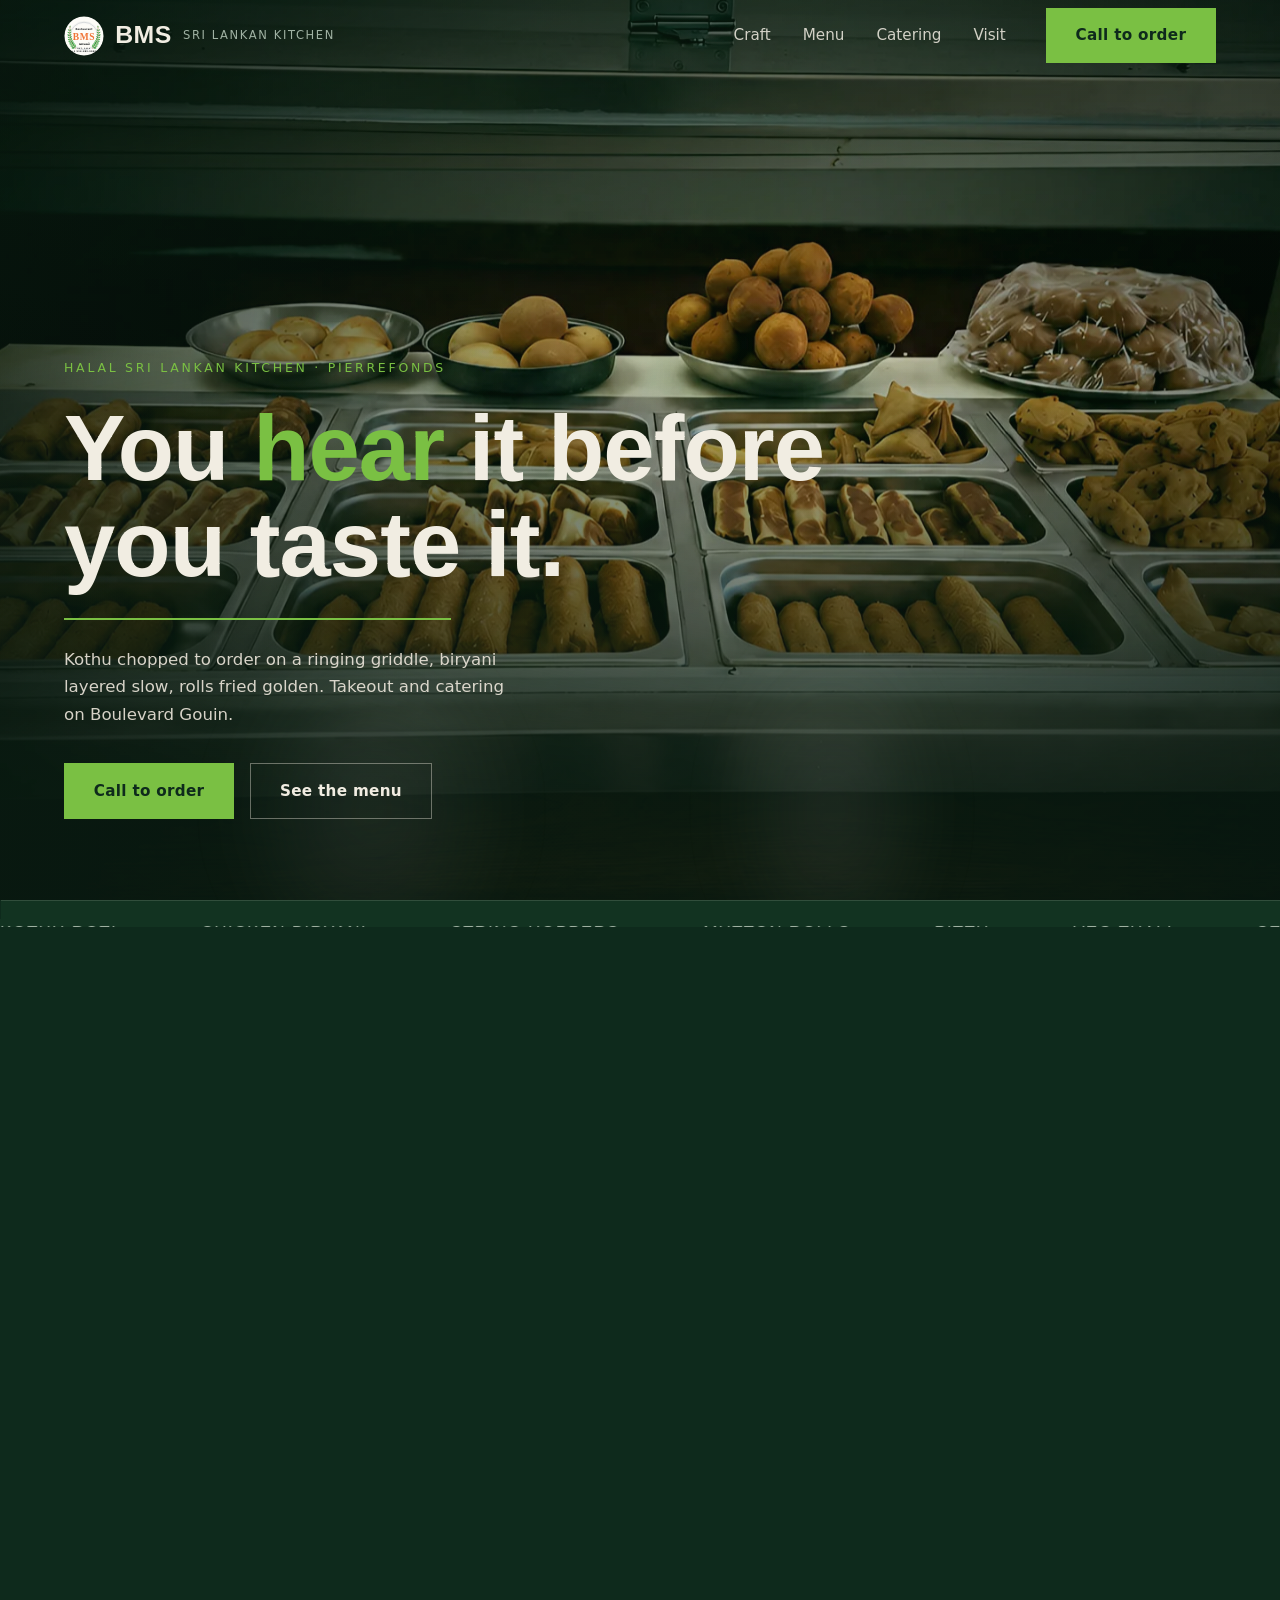
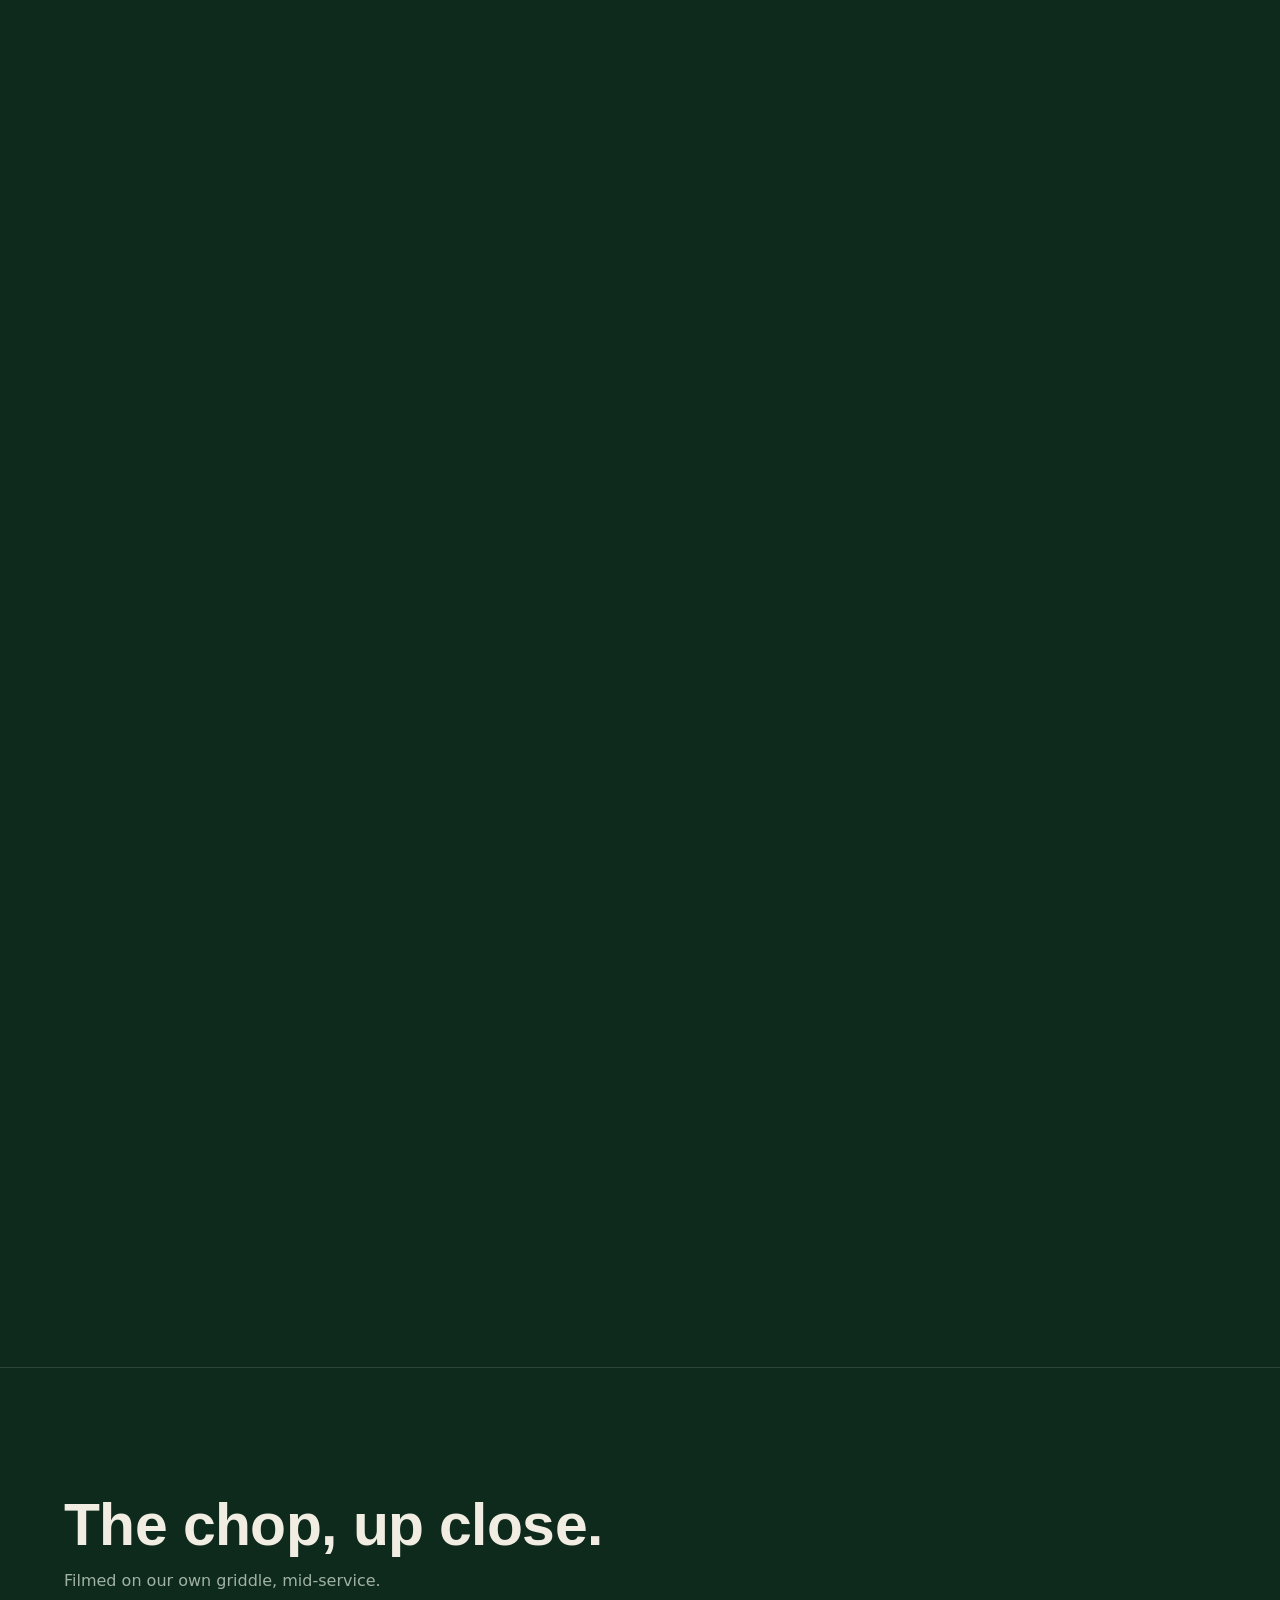
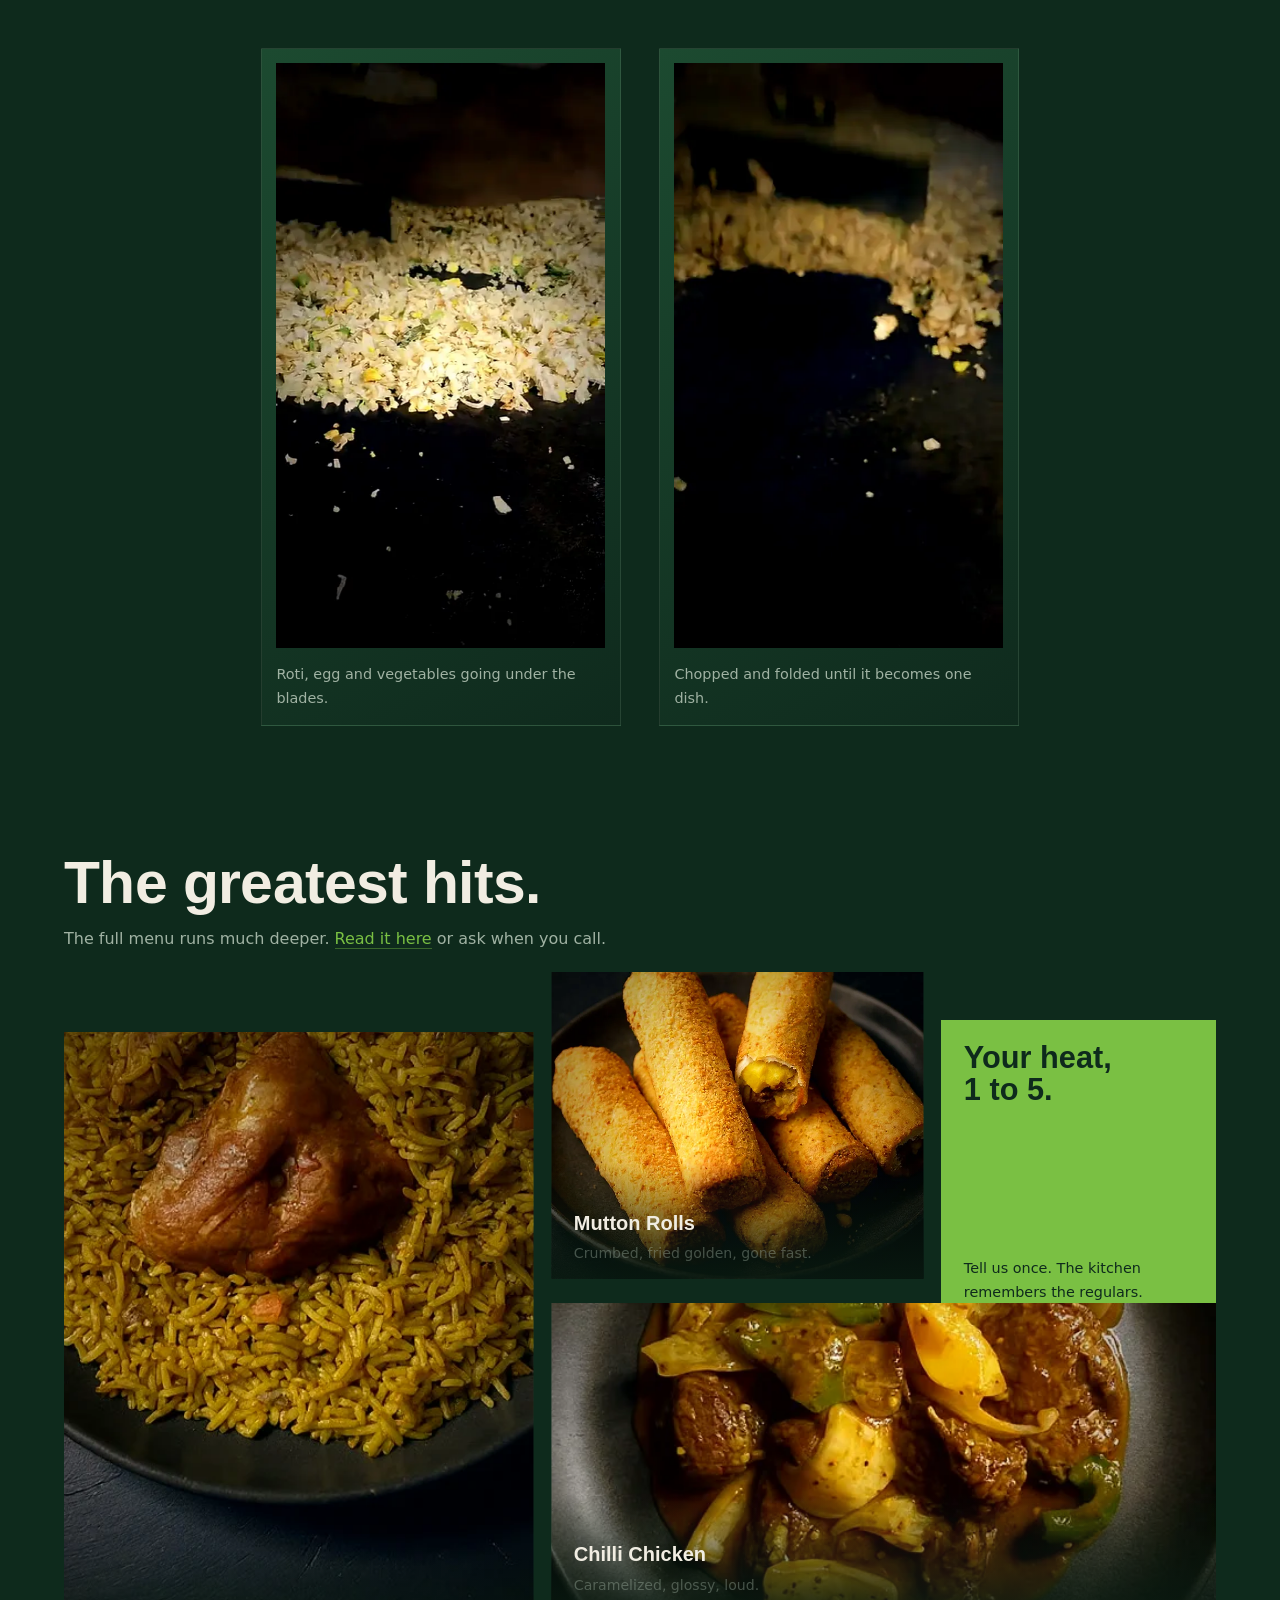
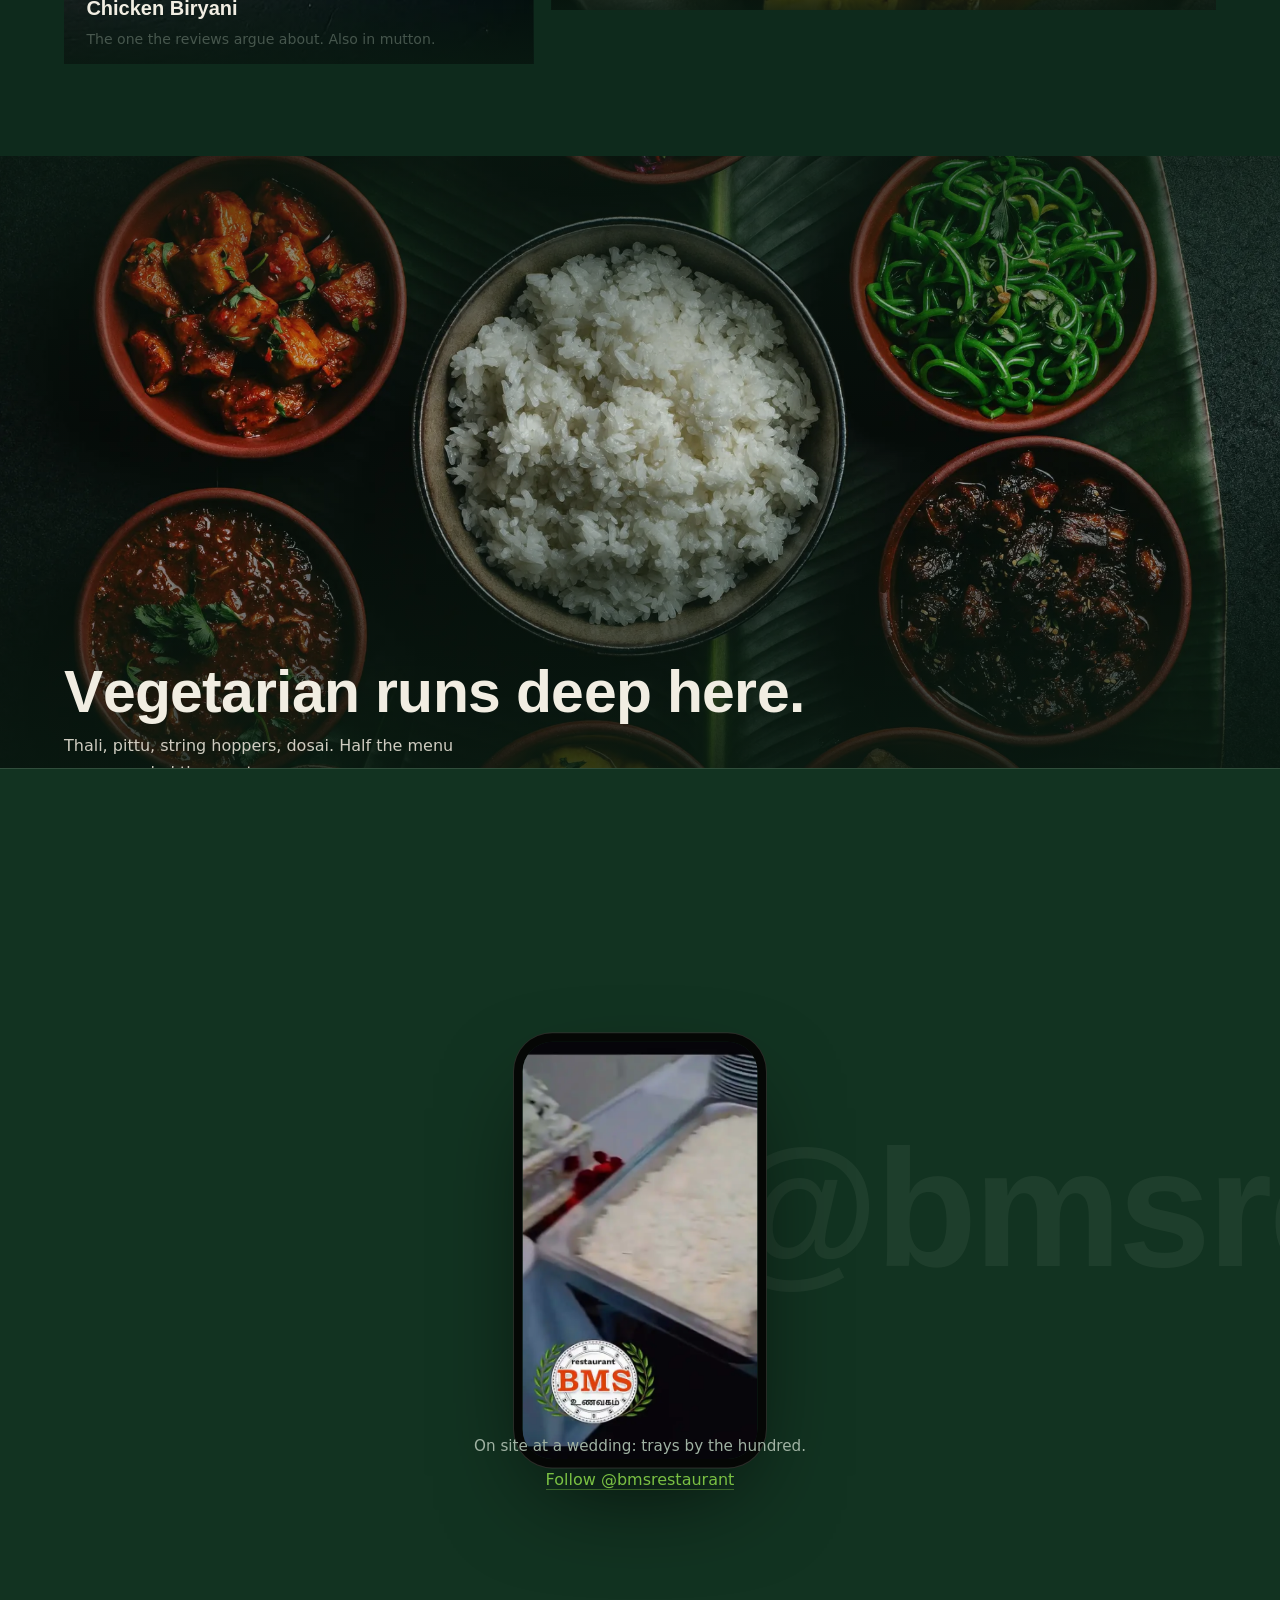
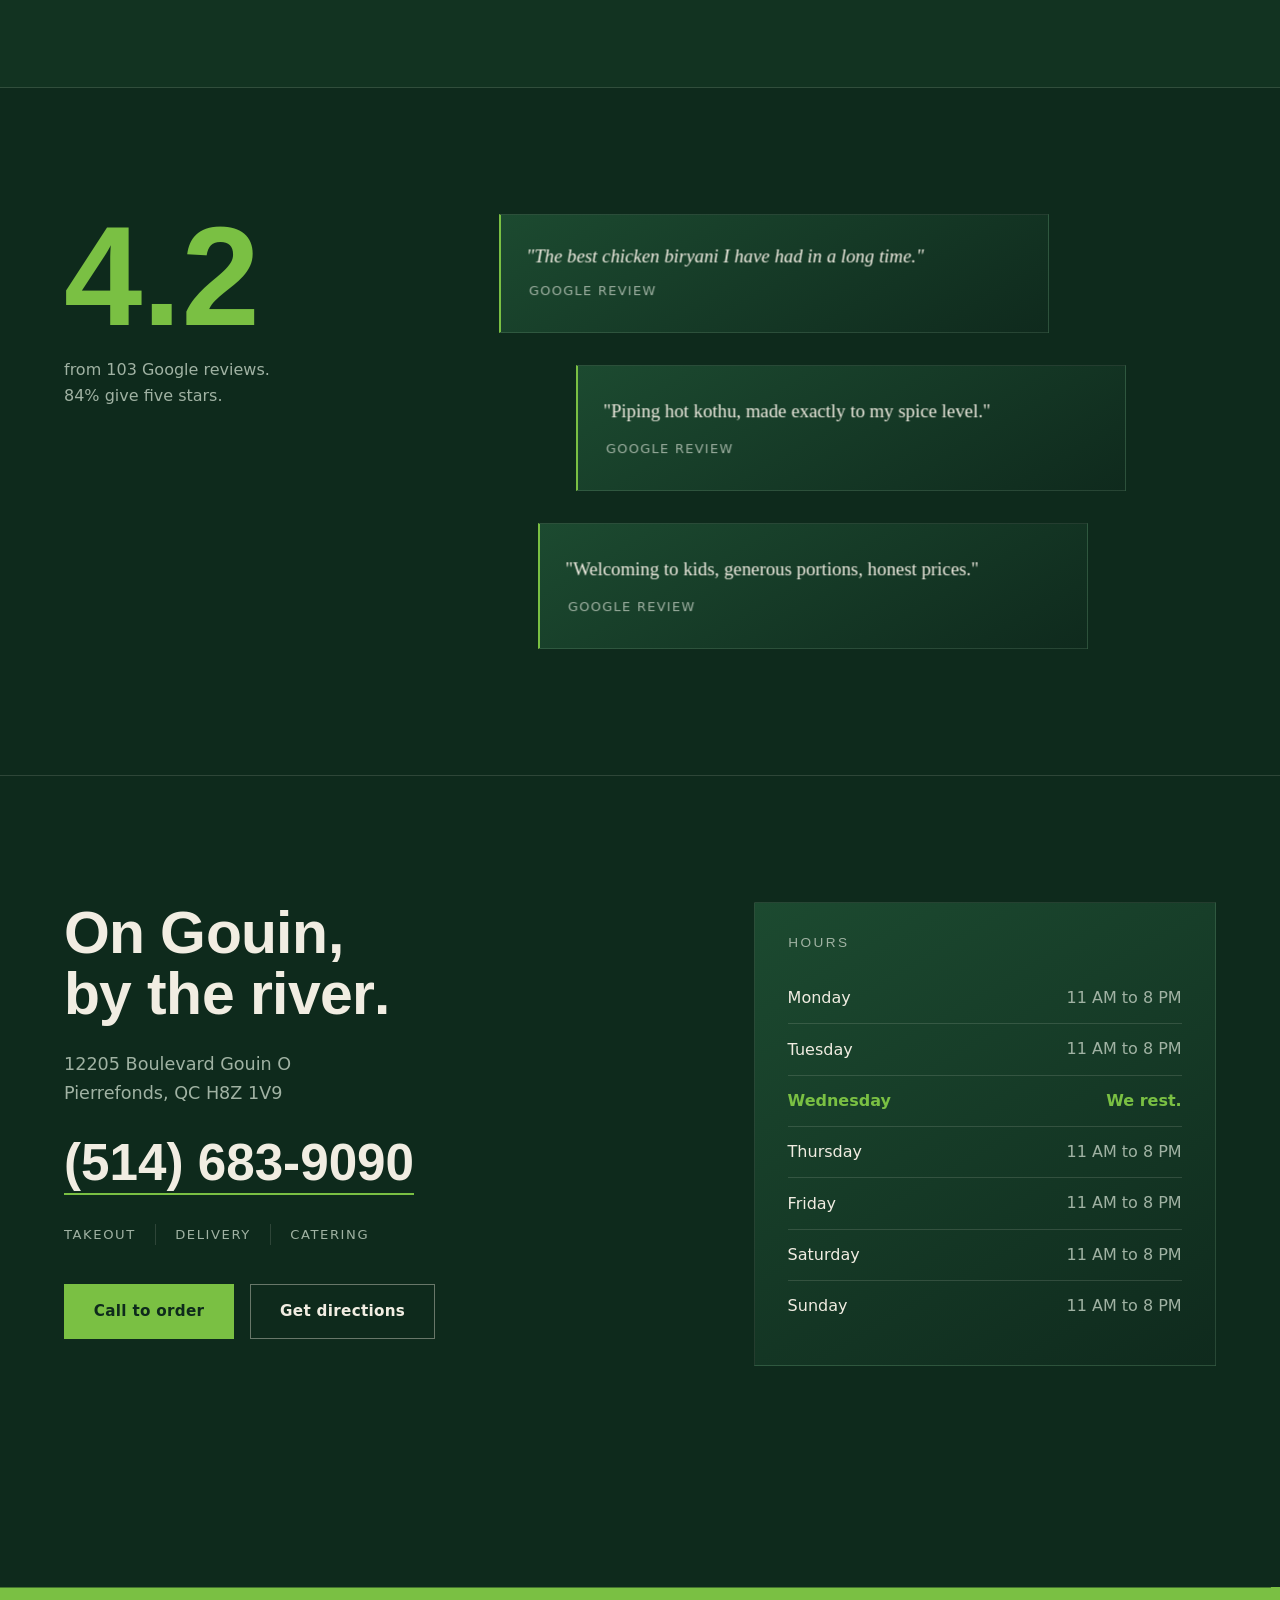
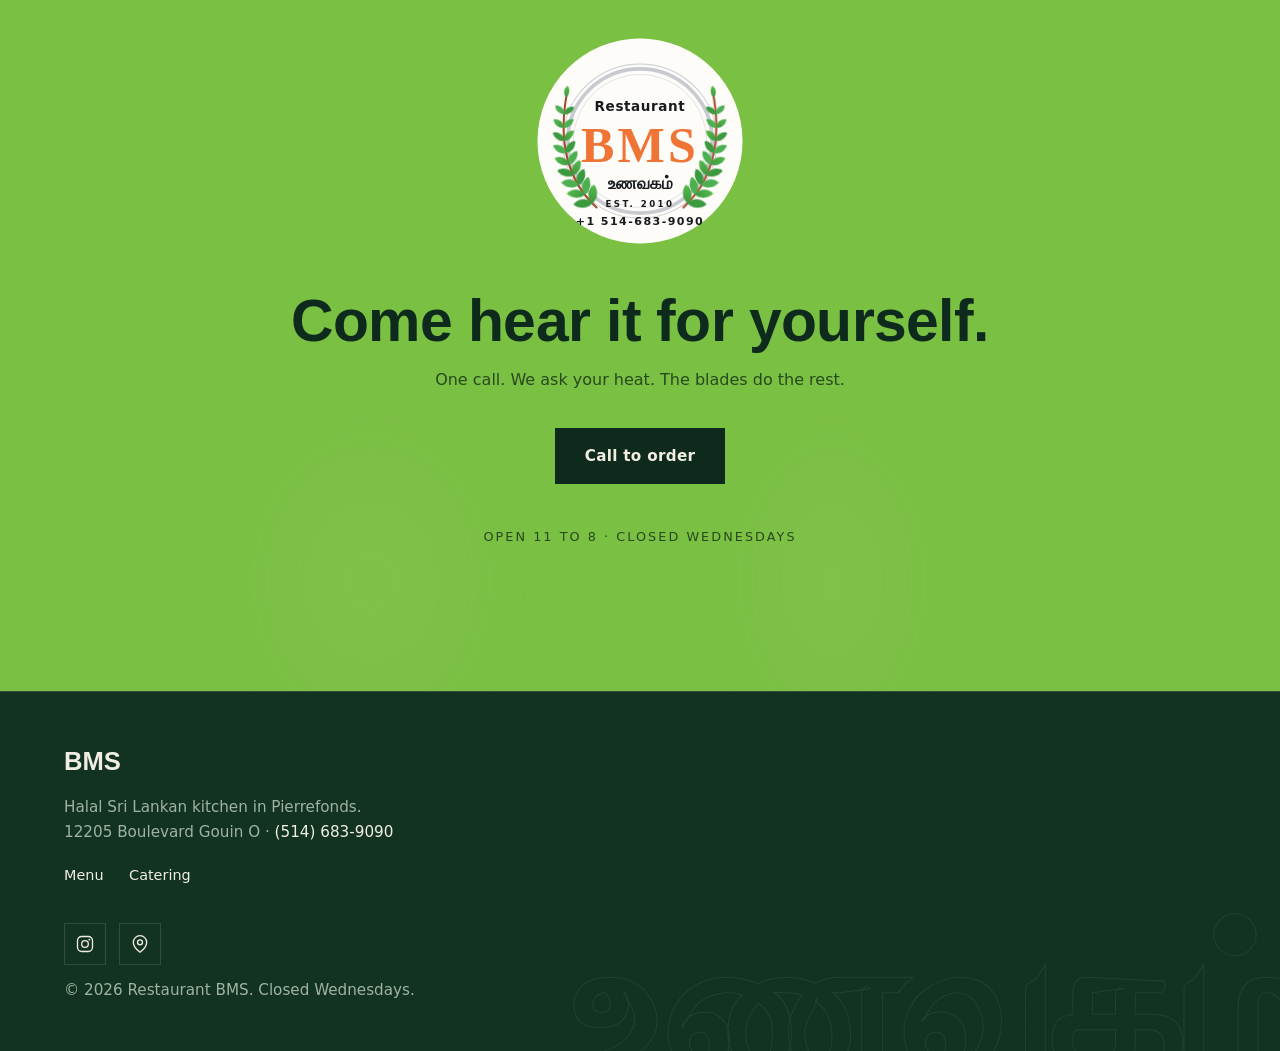
<file: index.html>
<!DOCTYPE html>
<html lang="en">
<head>
<meta charset="UTF-8">
<meta name="viewport" content="width=device-width, initial-scale=1.0">
<title>Restaurant BMS · Sri Lankan Kitchen in Pierrefonds</title>
<meta name="description" content="Halal Sri Lankan takeout in Pierrefonds. Kothu roti chopped to order, chicken and mutton biryani, string hoppers, rolls. Call (514) 683-9090.">
<meta name="theme-color" content="#0e2a1c">

<meta property="og:title" content="Restaurant BMS · Sri Lankan Kitchen in Pierrefonds">
<meta property="og:description" content="Kothu chopped to order, biryani layered slow, rolls fried golden. 12205 Boulevard Gouin O, Pierrefonds.">
<meta property="og:type" content="website">
<meta property="og:image" content="img/hero-counter.jpg">

<link rel="icon" type="image/svg+xml" href="img/logo.svg?v=52">
<link rel="preload" as="image" href="img/hero-counter.webp?v=52" media="(min-width: 761px)" fetchpriority="high">
<link rel="preload" as="image" href="img/hero-counter-mobile.webp?v=52" media="(max-width: 760px)" fetchpriority="high">
<script>
/* Pre-paint: skip the opening splash on repeat views and for reduced motion.
   Runs before first paint so there is never a flash either way.
   #intro in the URL always replays the opening (for demos). */
try {
  var replay = location.hash === '#intro' || location.hash === '#introhold';
  if (!replay && (sessionStorage.getItem('bmsIntro') || matchMedia('(prefers-reduced-motion: reduce)').matches)) {
    document.documentElement.classList.add('intro-skip');
  }
  if (sessionStorage.getItem('bmsWipe')) {
    document.documentElement.classList.add('wipe-in');
  }
} catch (e) {}
</script>
<link rel="preconnect" href="https://api.fontshare.com" crossorigin>
<link href="https://api.fontshare.com/v2/css?f[]=clash-display@500,600,700&f[]=satoshi@400,500,700&f[]=zodiak@400,401,500&display=swap" rel="stylesheet">
<link rel="stylesheet" href="styles.css?v=52">

<script type="application/ld+json">
{
  "@context": "https://schema.org",
  "@type": "Restaurant",
  "name": "Restaurant BMS",
  "servesCuisine": ["Sri Lankan", "South Indian", "Halal"],
  "keywords": "halal",
  "sameAs": ["https://www.instagram.com/bmsrestaurant/"],
  "telephone": "+15146839090",
  "priceRange": "$",
  "address": {
    "@type": "PostalAddress",
    "streetAddress": "12205 Boulevard Gouin O",
    "addressLocality": "Pierrefonds",
    "addressRegion": "QC",
    "postalCode": "H8Z 1V9",
    "addressCountry": "CA"
  },
  "openingHoursSpecification": [
    { "@type": "OpeningHoursSpecification", "dayOfWeek": ["Monday","Tuesday","Thursday","Friday","Saturday","Sunday"], "opens": "11:00", "closes": "20:00" }
  ]
}
</script>
</head>
<body>

<a class="skip" href="#menu">Skip to menu</a>

<!-- ═══════════ OPENING SPLASH · the plate is set ═══════════ -->
<div class="splash" id="splash" aria-hidden="true">
  <div class="splash-badge">
    <svg viewBox="0 0 512 512" xmlns="http://www.w3.org/2000/svg">
      <defs>
        <path id="leaf" d="M0 0 C 9 -15, 33 -17, 46 -2 C 33 12, 9 11, 0 0 Z"/>
        <linearGradient id="leafFill" x1="0" y1="0" x2="1" y2="0">
          <stop offset="0" stop-color="#3b9a3f"/>
          <stop offset="1" stop-color="#57b84b"/>
        </linearGradient>
      </defs>
      <circle cx="256" cy="256" r="250" fill="#fdfcf8"/>
      <g fill="none" id="plate">
        <circle id="ring1" cx="256" cy="256" r="188" stroke="#c9cdd2" stroke-width="2.5" pathLength="1"/>
        <circle id="ring2" cx="256" cy="256" r="176" stroke="#b6bbc2" stroke-width="9" stroke-dasharray="2.5 7" opacity="0.75" pathLength="1"/>
        <circle id="ring3" cx="256" cy="256" r="162" stroke="#d5d8dc" stroke-width="1.75" pathLength="1"/>
      </g>
      <g id="branchL">
        <path class="stem" d="M150 418 Q 44 320 78 138" fill="none" stroke="#a34b28" stroke-width="5" stroke-linecap="round" pathLength="1"/>
        <g class="leaf-g" style="--i:0"><g transform="translate(139.8 408.0) rotate(-82.1)"><use href="#leaf" fill="url(#leafFill)"/></g></g>
        <g class="leaf-g" style="--i:1"><g transform="translate(139.8 408.0) rotate(-186.1) scale(1.0 -1.0)"><use href="#leaf" fill="#3b9a3f"/></g></g>
        <g class="leaf-g" style="--i:2"><g transform="translate(121.3 386.7) rotate(-75.5) scale(0.96)"><use href="#leaf" fill="#4caf50"/></g></g>
        <g class="leaf-g" style="--i:3"><g transform="translate(121.3 386.7) rotate(-179.5) scale(0.96 -0.96)"><use href="#leaf" fill="url(#leafFill)"/></g></g>
        <g class="leaf-g" style="--i:4"><g transform="translate(105.8 363.8) rotate(-68.8) scale(0.92)"><use href="#leaf" fill="#3b9a3f"/></g></g>
        <g class="leaf-g" style="--i:5"><g transform="translate(105.8 363.8) rotate(-172.8) scale(0.92 -0.92)"><use href="#leaf" fill="#4caf50"/></g></g>
        <g class="leaf-g" style="--i:6"><g transform="translate(93.0 339.1) rotate(-62.1) scale(0.87)"><use href="#leaf" fill="url(#leafFill)"/></g></g>
        <g class="leaf-g" style="--i:7"><g transform="translate(93.0 339.1) rotate(-166.1) scale(0.87 -0.87)"><use href="#leaf" fill="#3b9a3f"/></g></g>
        <g class="leaf-g" style="--i:8"><g transform="translate(83.0 312.8) rotate(-55.6) scale(0.83)"><use href="#leaf" fill="#4caf50"/></g></g>
        <g class="leaf-g" style="--i:9"><g transform="translate(83.0 312.8) rotate(-159.6) scale(0.83 -0.83)"><use href="#leaf" fill="url(#leafFill)"/></g></g>
        <g class="leaf-g" style="--i:10"><g transform="translate(75.8 284.8) rotate(-49.4) scale(0.79)"><use href="#leaf" fill="#3b9a3f"/></g></g>
        <g class="leaf-g" style="--i:11"><g transform="translate(75.8 284.8) rotate(-153.4) scale(0.79 -0.79)"><use href="#leaf" fill="#4caf50"/></g></g>
        <g class="leaf-g" style="--i:12"><g transform="translate(71.3 255.1) rotate(-43.6) scale(0.74)"><use href="#leaf" fill="url(#leafFill)"/></g></g>
        <g class="leaf-g" style="--i:13"><g transform="translate(71.3 255.1) rotate(-147.6) scale(0.74 -0.74)"><use href="#leaf" fill="#3b9a3f"/></g></g>
        <g class="leaf-g" style="--i:14"><g transform="translate(69.8 223.8) rotate(-38.4) scale(0.7)"><use href="#leaf" fill="#4caf50"/></g></g>
        <g class="leaf-g" style="--i:15"><g transform="translate(69.8 223.8) rotate(-142.4) scale(0.7 -0.7)"><use href="#leaf" fill="url(#leafFill)"/></g></g>
        <g class="leaf-g" style="--i:16"><g transform="translate(71.0 190.7) rotate(-33.6) scale(0.66)"><use href="#leaf" fill="#3b9a3f"/></g></g>
        <g class="leaf-g" style="--i:17"><g transform="translate(71.0 190.7) rotate(-137.6) scale(0.66 -0.66)"><use href="#leaf" fill="#4caf50"/></g></g>
        <g class="leaf-g" style="--i:18"><g transform="translate(76.1 148.8) rotate(-80.6) scale(0.6)"><use href="#leaf" fill="url(#leafFill)"/></g></g>
      </g>
      <use id="branchR" href="#branchL" transform="translate(512 0) scale(-1 1)"/>
      <text id="txtRestaurant" x="256" y="182" text-anchor="middle"
            font-family="'Clash Display','Avenir Next',system-ui,sans-serif" font-weight="600"
            font-size="33" letter-spacing="1.5" fill="#171b1d">Restaurant</text>
      <text id="txtBMS" x="256" y="308" text-anchor="middle"
            font-family="Georgia,'Times New Roman',serif" font-weight="700"
            font-size="122" letter-spacing="8" fill="#f07436">BMS</text>
      <text id="txtTamil" x="256" y="374" text-anchor="middle"
            font-family="'Tamil MN','InaiMathi','Noto Sans Tamil','Nirmala UI',sans-serif" font-weight="700"
            font-size="42" fill="#171b1d">உணவகம்</text>
      <text id="txtEst" x="256" y="416" text-anchor="middle"
            font-family="'Satoshi','Avenir Next',system-ui,sans-serif" font-weight="700"
            font-size="21" letter-spacing="6" fill="#171b1d">EST. 2010</text>
      <text id="txtPhone" x="256" y="462" text-anchor="middle"
      font-family="'Satoshi','Avenir Next',system-ui,sans-serif" font-weight="700"
      font-size="27" letter-spacing="3.5" fill="#171b1d">+1 514-683-9090</text>
    </svg>
  </div>
</div>

<div class="scroll-progress" aria-hidden="true"></div>

<!-- ═══════════ NAV ═══════════ -->
<header class="nav" id="nav">
  <a class="nav-brand" href="#top" aria-label="Restaurant BMS, home">
    <img class="nav-logo" src="img/logo.svg?v=52" alt="" width="40" height="40">
    <span class="nav-mark">BMS</span>
    <span class="nav-sub">Sri Lankan Kitchen</span>
  </a>
  <nav class="nav-links" aria-label="Primary">
    <a href="#craft">Craft</a>
    <a href="menu.html">Menu</a>
    <a href="catering.html">Catering</a>
    <a href="#visit">Visit</a>
  </nav>
  <div class="nav-cta">
    <a class="btn btn-solid" href="tel:+15146839090">Call to order</a>
  </div>
  <button class="nav-burger" id="burger" aria-label="Open menu" aria-expanded="false" aria-controls="mobilemenu">
    <span></span><span></span>
  </button>
</header>

<div class="mobile-menu" id="mobilemenu" hidden>
  <nav aria-label="Mobile">
    <a href="#craft">Craft</a>
    <a href="menu.html">Menu</a>
    <a href="catering.html">Catering</a>
    <a href="#visit">Visit</a>
    <a class="btn btn-solid" href="tel:+15146839090">Call to order</a>
  </nav>
</div>

<main id="top">

<!-- ═══════════ HERO ═══════════ -->
<section class="hero" id="hero">
  <div class="hero-bg" aria-hidden="true">
    <picture>
      <source media="(max-width: 760px)" srcset="img/hero-counter-mobile.webp?v=52">
      <img src="img/hero-counter.webp?v=52" alt="" fetchpriority="high">
    </picture>
    <div class="hero-scrim"></div>
    <div class="steam"></div>
  </div>

  <div class="hero-inner">
    <p class="eyebrow reveal-load" style="--d:.1s">Halal Sri Lankan kitchen · Pierrefonds</p>
    <h1 class="hero-title" id="chop">You <span class="tick">hear</span> it before you taste it.</h1>
    <div class="blade" aria-hidden="true"></div>
    <p class="hero-sub reveal-load" style="--d:1.15s">Kothu chopped to order on a ringing griddle, biryani layered slow, rolls fried golden. Takeout and catering on Boulevard Gouin.</p>
    <div class="hero-ctas reveal-load" style="--d:1.3s">
      <a class="btn btn-solid" href="tel:+15146839090">Call to order</a>
      <a class="btn btn-ghost" href="menu.html">See the menu</a>
    </div>
  </div>

  <div class="hero-sentinel" id="hero-sentinel" aria-hidden="true"></div>
</section>

<!-- ═══════════ MARQUEE ═══════════ -->
<div class="marquee" aria-hidden="true">
  <div class="marquee-track">
    <span>Kothu Roti</span><i></i><span>Chicken Biryani</span><i></i><span>String Hoppers</span><i></i><span>Mutton Rolls</span><i></i><span>Pittu</span><i></i><span>Veg Thali</span><i></i><span>Seafood Fried Rice</span><i></i><span>Chili Chicken</span><i></i>
    <span>Kothu Roti</span><i></i><span>Chicken Biryani</span><i></i><span>String Hoppers</span><i></i><span>Mutton Rolls</span><i></i><span>Pittu</span><i></i><span>Veg Thali</span><i></i><span>Seafood Fried Rice</span><i></i><span>Chili Chicken</span><i></i>
  </div>
</div>

<!-- ═══════════ THE CRAFT ═══════════ -->
<section class="craft" id="craft">
  <div class="wrap">
    <h2 class="rm"><span>The griddle never rests.<br>Except Wednesdays.</span></h2>
    <p class="craft-lede reveal" style="--d:.08s">Nothing here waits under a heat lamp. When you order kothu, the roti hits the iron, the blades start ringing, and the whole shop knows. We ask your spice level before the kitchen ever sees your ticket.</p>

    <ul class="craft-row" role="list">
      <li class="card reveal" style="--d:.05s">
        <span class="craft-word">Chop</span>
        <h3>The chop</h3>
        <p>Kothu means chopped. Roti, egg, meat and curry, cut together on the flat iron until they become one thing.</p>
      </li>
      <li class="card reveal" style="--d:.15s">
        <span class="craft-word">Slow</span>
        <h3>The biryani</h3>
        <p>Turmeric-gold rice and browned onions, cooked slow. Comes with a piece of fried chicken, a boiled egg and salsa. Jaffna-deep.</p>
      </li>
      <li class="card reveal" style="--d:.25s">
        <span class="craft-word">1 to 5</span>
        <h3>Your heat</h3>
        <p>Every order is asked for its spice level. Mild for the kids, five for the brave. Same dish, your fire.</p>
      </li>
    </ul>
  </div>
</section>

<!-- ═══════════ GALLERY · the chop, filmed in service ═══════════ -->
<section class="gallery" id="gallery">
  <div class="wrap">
    <h2 class="rm"><span>The chop, up close.</span></h2>
    <p class="menu-note reveal">Filmed on our own griddle, mid-service.</p>
    <div class="gal-grid">
      <figure class="gal-item card reveal">
        <video class="gal-v" data-src="media/kitchen-1.mp4?v=52" poster="media/kitchen-1.webp?v=52" muted loop playsinline preload="none"></video>
        <figcaption>Roti, egg and vegetables going under the blades.</figcaption>
      </figure>
      <figure class="gal-item card reveal" style="--d:.12s">
        <video class="gal-v" data-src="media/kitchen-2.mp4?v=52" poster="media/kitchen-2.webp?v=52" muted loop playsinline preload="none"></video>
        <figcaption>Chopped and folded until it becomes one dish.</figcaption>
      </figure>
    </div>
  </div>
</section>

<!-- ═══════════ MENU BENTO ═══════════ -->
<section class="menu" id="menu">
  <div class="wrap">
    <h2 class="rm"><span>The greatest hits.</span></h2>
    <p class="menu-lede reveal" style="--d:.08s">The full menu runs much deeper. <a class="lede-link" href="menu.html">Read it here</a> or ask when you call.</p>

    <div class="bento">
      <figure class="cell cell-biryani iw" style="--d:.05s">
        <img src="img/cat-biryani.webp?v=52" alt="Sri Lankan chicken biryani with turmeric-gold rice and a spiced fried piece" loading="lazy">
        <figcaption><strong>Chicken Biryani</strong><span>The one the reviews argue about. Also in mutton.</span></figcaption>
      </figure>

      <figure class="cell cell-rolls iw" style="--d:.12s">
        <img src="img/mutton-rolls.webp?v=52" alt="Golden crumbed mutton rolls on a dark plate, one cut open" loading="lazy">
        <figcaption><strong>Mutton Rolls</strong><span>Crumbed, fried golden, gone fast.</span></figcaption>
      </figure>

      <div class="cell cell-spice reveal" style="--d:.19s">
        <p class="spice-big">Your heat,<br>1 to 5.</p>
        <p class="spice-small">Tell us once. The kitchen remembers the regulars.</p>
      </div>

      <figure class="cell cell-chili iw" style="--d:.26s">
        <img src="img/cat-devil.webp?v=52" alt="Devilled chicken in glossy red sauce with peppers" loading="lazy">
        <figcaption><strong>Chilli Chicken</strong><span>Caramelized, glossy, loud.</span></figcaption>
      </figure>
    </div>
  </div>
</section>

<!-- ═══════════ VEG BAND ═══════════ -->
<section class="band">
  <img src="img/spread.webp" alt="Sri Lankan vegetarian feast spread on banana leaves" loading="lazy">
  <div class="band-scrim"></div>
  <div class="band-copy">
    <h2 class="rm"><span>Vegetarian runs deep here.</span></h2>
    <p class="reveal" style="--d:.1s">Thali, pittu, string hoppers, dosai. Half the menu never needed the meat.</p>
  </div>
</section>

<!-- ═══════════ REELS STAGE (pattern from Lala Masala) ═══════════
     A sticky phone stays centred while you scroll; the active reel
     advances with scroll progress. Real @bmsrestaurant footage.
     The rounded phone is a physical object, not UI: the radius-0
     rule applies to interface, not to things that exist. -->
<section class="reels-stage" id="reels" aria-label="Instagram reels from BMS">
  <div class="reels-sticky">
    <span class="reels-word" aria-hidden="true">@bmsrestaurant</span>
    <div class="phone">
      <div class="phone-screen">
        <video class="pr-v" data-src="media/reel-a.mp4" data-caption="On site at a wedding: trays by the hundred." poster="media/catering-1.webp" muted loop playsinline preload="none"></video>
        <video class="pr-v" data-src="media/catering-2.mp4" data-caption="Biryani boxed for the whole hall." poster="media/catering-2.webp" muted loop playsinline preload="none"></video>
        <video class="pr-v" data-src="media/catering-3.mp4" data-caption="Banana leaf, the original takeout box." poster="media/catering-3.webp" muted loop playsinline preload="none"></video>
      </div>
    </div>
    <div class="reels-meta">
      <p id="reelcaption">On site at a wedding: trays by the hundred.</p>
      <a class="lede-link" href="https://www.instagram.com/bmsrestaurant/" target="_blank" rel="noopener">Follow @bmsrestaurant</a>
    </div>
  </div>
</section>

<!-- ═══════════ REVIEWS ═══════════ -->
<section class="reviews">
  <div class="wrap rev-grid">
    <div class="rev-score reveal">
      <span class="rev-num" data-counter="4.7" data-decimals="1">4.7</span>
      <p>from <span data-counter="116">116</span> Google reviews.<br>84% give five stars.</p>
    </div>
    <div class="rev-quotes">
      <blockquote class="rev-big card reveal" style="--d:.1s">
        <p>"The best chicken biryani I have had in a long time."</p>
        <cite>Google review</cite>
      </blockquote>
      <blockquote class="card reveal" style="--d:.2s">
        <p>"Piping hot kothu, made exactly to my spice level."</p>
        <cite>Google review</cite>
      </blockquote>
      <blockquote class="card reveal" style="--d:.3s">
        <p>"Welcoming to kids, generous portions, honest prices."</p>
        <cite>Google review</cite>
      </blockquote>
    </div>
  </div>
</section>

<!-- ═══════════ VISIT ═══════════ -->
<section class="visit" id="visit">
  <div class="wrap visit-grid">
    <div class="visit-info">
      <h2 class="rm"><span>On Gouin, by the river.</span></h2>
      <address class="reveal" style="--d:.08s">
        12205 Boulevard Gouin O<br>
        Pierrefonds, QC H8Z 1V9
      </address>
      <a class="visit-phone reveal" style="--d:.14s" href="tel:+15146839090">(514) 683‑9090</a>
      <div class="visit-tags reveal" style="--d:.2s">
        <span>Takeout</span><span>Delivery</span><span>Catering</span>
      </div>
      <div class="visit-ctas reveal" style="--d:.26s">
        <a class="btn btn-solid" href="tel:+15146839090">Call to order</a>
        <a class="btn btn-ghost" href="https://maps.google.com/?q=12205+Boulevard+Gouin+O,+Pierrefonds,+QC+H8Z+1V9" target="_blank" rel="noopener">Get directions</a>
      </div>
    </div>
    <div class="visit-hours card reveal" style="--d:.15s">
      <h3>Hours</h3>
      <dl>
        <div><dt>Monday</dt><dd>11 AM to 8 PM</dd></div>
        <div><dt>Tuesday</dt><dd>11 AM to 8 PM</dd></div>
        <div class="closed"><dt>Wednesday</dt><dd>We rest.</dd></div>
        <div><dt>Thursday</dt><dd>11 AM to 8 PM</dd></div>
        <div><dt>Friday</dt><dd>11 AM to 8 PM</dd></div>
        <div><dt>Saturday</dt><dd>11 AM to 8 PM</dd></div>
        <div><dt>Sunday</dt><dd>11 AM to 8 PM</dd></div>
      </dl>
    </div>
  </div>
</section>

<!-- ═══════════ FINALE · the griddle glow (ported from Flocons) ═══════════
     The one section where the brand orange carries the background:
     the page's lighting story ends warm, the way service ends at the iron. -->
<section class="finale">
  <div class="steam" aria-hidden="true"></div>
  <div class="wrap finale-inner">
    <!-- The emblem again, at scale. The opening splash plays once per session,
         so on every visit after the first the mark is never seen building. Here
         it draws as the section arrives — plate, then wreath, then the name. -->
    <div class="finale-badge" data-badge>
      <svg class="finale-badge__svg" viewBox="0 0 512 512" aria-hidden="true" xmlns="http://www.w3.org/2000/svg">
      <defs>
        <path id="f-leaf" d="M0 0 C 9 -15, 33 -17, 46 -2 C 33 12, 9 11, 0 0 Z"/>
        <linearGradient id="f-leafFill" x1="0" y1="0" x2="1" y2="0">
          <stop offset="0" stop-color="#3b9a3f"/>
          <stop offset="1" stop-color="#57b84b"/>
        </linearGradient>
      </defs>
      <circle cx="256" cy="256" r="250" fill="#fdfcf8"/>
      <g fill="none" id="f-plate">
        <circle id="f-ring1" cx="256" cy="256" r="188" stroke="#c9cdd2" stroke-width="2.5" pathLength="1"/>
        <circle id="f-ring2" cx="256" cy="256" r="176" stroke="#b6bbc2" stroke-width="9" stroke-dasharray="2.5 7" opacity="0.75" pathLength="1"/>
        <circle id="f-ring3" cx="256" cy="256" r="162" stroke="#d5d8dc" stroke-width="1.75" pathLength="1"/>
      </g>
      <g id="f-branchL">
        <path class="stem" d="M150 418 Q 44 320 78 138" fill="none" stroke="#a34b28" stroke-width="5" stroke-linecap="round" pathLength="1"/>
        <g class="leaf-g" style="--i:0"><g transform="translate(139.8 408.0) rotate(-82.1)"><use href="#f-leaf" fill="url(#f-leafFill)"/></g></g>
        <g class="leaf-g" style="--i:1"><g transform="translate(139.8 408.0) rotate(-186.1) scale(1.0 -1.0)"><use href="#f-leaf" fill="#3b9a3f"/></g></g>
        <g class="leaf-g" style="--i:2"><g transform="translate(121.3 386.7) rotate(-75.5) scale(0.96)"><use href="#f-leaf" fill="#4caf50"/></g></g>
        <g class="leaf-g" style="--i:3"><g transform="translate(121.3 386.7) rotate(-179.5) scale(0.96 -0.96)"><use href="#f-leaf" fill="url(#f-leafFill)"/></g></g>
        <g class="leaf-g" style="--i:4"><g transform="translate(105.8 363.8) rotate(-68.8) scale(0.92)"><use href="#f-leaf" fill="#3b9a3f"/></g></g>
        <g class="leaf-g" style="--i:5"><g transform="translate(105.8 363.8) rotate(-172.8) scale(0.92 -0.92)"><use href="#f-leaf" fill="#4caf50"/></g></g>
        <g class="leaf-g" style="--i:6"><g transform="translate(93.0 339.1) rotate(-62.1) scale(0.87)"><use href="#f-leaf" fill="url(#f-leafFill)"/></g></g>
        <g class="leaf-g" style="--i:7"><g transform="translate(93.0 339.1) rotate(-166.1) scale(0.87 -0.87)"><use href="#f-leaf" fill="#3b9a3f"/></g></g>
        <g class="leaf-g" style="--i:8"><g transform="translate(83.0 312.8) rotate(-55.6) scale(0.83)"><use href="#f-leaf" fill="#4caf50"/></g></g>
        <g class="leaf-g" style="--i:9"><g transform="translate(83.0 312.8) rotate(-159.6) scale(0.83 -0.83)"><use href="#f-leaf" fill="url(#f-leafFill)"/></g></g>
        <g class="leaf-g" style="--i:10"><g transform="translate(75.8 284.8) rotate(-49.4) scale(0.79)"><use href="#f-leaf" fill="#3b9a3f"/></g></g>
        <g class="leaf-g" style="--i:11"><g transform="translate(75.8 284.8) rotate(-153.4) scale(0.79 -0.79)"><use href="#f-leaf" fill="#4caf50"/></g></g>
        <g class="leaf-g" style="--i:12"><g transform="translate(71.3 255.1) rotate(-43.6) scale(0.74)"><use href="#f-leaf" fill="url(#f-leafFill)"/></g></g>
        <g class="leaf-g" style="--i:13"><g transform="translate(71.3 255.1) rotate(-147.6) scale(0.74 -0.74)"><use href="#f-leaf" fill="#3b9a3f"/></g></g>
        <g class="leaf-g" style="--i:14"><g transform="translate(69.8 223.8) rotate(-38.4) scale(0.7)"><use href="#f-leaf" fill="#4caf50"/></g></g>
        <g class="leaf-g" style="--i:15"><g transform="translate(69.8 223.8) rotate(-142.4) scale(0.7 -0.7)"><use href="#f-leaf" fill="url(#f-leafFill)"/></g></g>
        <g class="leaf-g" style="--i:16"><g transform="translate(71.0 190.7) rotate(-33.6) scale(0.66)"><use href="#f-leaf" fill="#3b9a3f"/></g></g>
        <g class="leaf-g" style="--i:17"><g transform="translate(71.0 190.7) rotate(-137.6) scale(0.66 -0.66)"><use href="#f-leaf" fill="#4caf50"/></g></g>
        <g class="leaf-g" style="--i:18"><g transform="translate(76.1 148.8) rotate(-80.6) scale(0.6)"><use href="#f-leaf" fill="url(#f-leafFill)"/></g></g>
      </g>
      <use id="f-branchR" href="#f-branchL" transform="translate(512 0) scale(-1 1)"/>
      <text id="f-txtRestaurant" x="256" y="182" text-anchor="middle"
            font-family="'Clash Display','Avenir Next',system-ui,sans-serif" font-weight="600"
            font-size="33" letter-spacing="1.5" fill="#171b1d">Restaurant</text>
      <text id="f-txtBMS" x="256" y="308" text-anchor="middle"
            font-family="Georgia,'Times New Roman',serif" font-weight="700"
            font-size="122" letter-spacing="8" fill="#f07436">BMS</text>
      <text id="f-txtTamil" x="256" y="374" text-anchor="middle"
            font-family="'Tamil MN','InaiMathi','Noto Sans Tamil','Nirmala UI',sans-serif" font-weight="700"
            font-size="42" fill="#171b1d">உணவகம்</text>
      <text id="f-txtEst" x="256" y="416" text-anchor="middle"
            font-family="'Satoshi','Avenir Next',system-ui,sans-serif" font-weight="700"
            font-size="21" letter-spacing="6" fill="#171b1d">EST. 2010</text>
      <text id="f-txtPhone" x="256" y="462" text-anchor="middle"
      font-family="'Satoshi','Avenir Next',system-ui,sans-serif" font-weight="700"
      font-size="27" letter-spacing="3.5" fill="#171b1d">+1 514-683-9090</text>
    </svg>
    </div>
    <h2 class="rm"><span>Come hear it for yourself.</span></h2>
    <p class="reveal" style="--d:.1s">One call. We ask your heat. The blades do the rest.</p>
    <div class="finale-cta reveal" style="--d:.2s">
      <a class="btn btn-ink" href="tel:+15146839090">Call to order</a>
    </div>
    <p class="finale-note reveal" style="--d:.3s">Open 11 to 8 · Closed Wednesdays</p>
  </div>
</section>

</main>

<!-- ═══════════ MOBILE ACTION BAR (ported from Naseeb) ═══════════ -->
<div class="action-bar" id="actionbar" aria-label="Quick actions">
  <a href="tel:+15146839090">
    <svg viewBox="0 0 24 24" fill="none" stroke="currentColor" stroke-width="1.5" aria-hidden="true"><path d="M22 16.9v3a2 2 0 0 1-2.2 2 19.8 19.8 0 0 1-8.6-3.1 19.5 19.5 0 0 1-6-6A19.8 19.8 0 0 1 2.1 4.2 2 2 0 0 1 4.1 2h3a2 2 0 0 1 2 1.7c.1 1 .4 1.9.7 2.8a2 2 0 0 1-.5 2.1L8.1 9.9a16 16 0 0 0 6 6l1.3-1.2a2 2 0 0 1 2.1-.5c.9.3 1.8.6 2.8.7a2 2 0 0 1 1.7 2Z" stroke-linecap="round" stroke-linejoin="round"/></svg>
    Call
  </a>
  <a href="https://maps.google.com/?q=12205+Boulevard+Gouin+O,+Pierrefonds,+QC+H8Z+1V9" target="_blank" rel="noopener">
    <svg viewBox="0 0 24 24" fill="none" stroke="currentColor" stroke-width="1.5" aria-hidden="true"><path d="M20 10c0 6-8 12-8 12s-8-6-8-12a8 8 0 0 1 16 0Z" stroke-linecap="round" stroke-linejoin="round"/><circle cx="12" cy="10" r="3"/></svg>
    Directions
  </a>
  <a class="ab-accent" href="menu.html">
    <svg viewBox="0 0 24 24" fill="none" stroke="currentColor" stroke-width="1.5" aria-hidden="true"><path d="M4 5h16M4 12h16M4 19h10" stroke-linecap="round"/></svg>
    Menu
  </a>
</div>

<!-- ═══════════ FOOTER ═══════════ -->
<footer class="footer">
  <span class="foot-water" aria-hidden="true">உணவகம்</span>
  <div class="wrap foot-grid">
    <span class="foot-mark">BMS</span>
    <p>Halal Sri Lankan kitchen in Pierrefonds.<br>12205 Boulevard Gouin O · <a href="tel:+15146839090">(514) 683‑9090</a></p>
    <nav class="foot-links" aria-label="Footer">
      <a href="menu.html">Menu</a>
      <a href="catering.html">Catering</a>
    </nav>
    <div class="foot-social">
      <a href="https://www.instagram.com/bmsrestaurant/" target="_blank" rel="noopener" aria-label="BMS on Instagram"><svg viewBox="0 0 24 24" fill="none" stroke="currentColor" stroke-width="1.6" aria-hidden="true"><rect x="3" y="3" width="18" height="18" rx="5"/><circle cx="12" cy="12" r="4"/><circle cx="17.2" cy="6.8" r="1.1" fill="currentColor" stroke="none"/></svg></a>
      <a href="https://maps.google.com/?q=12205+Boulevard+Gouin+O,+Pierrefonds,+QC+H8Z+1V9" target="_blank" rel="noopener" aria-label="BMS on Google Maps"><svg viewBox="0 0 24 24" fill="none" stroke="currentColor" stroke-width="1.6" aria-hidden="true"><path d="M20 10c0 6-8 12-8 12s-8-6-8-12a8 8 0 0 1 16 0Z" stroke-linecap="round" stroke-linejoin="round"/><circle cx="12" cy="10" r="3"/></svg></a>
    </div>
    <p class="foot-note">© 2026 Restaurant BMS. Closed Wednesdays.</p>
  </div>
</footer>

<script src="js/lenis.min.js?v=52"></script>
<script src="js/gsap.min.js?v=52"></script>
<script src="js/ScrollTrigger.min.js?v=52"></script>
<script src="app.js?v=52"></script>
<script src="js/motion.js?v=52"></script>
</body>
</html>
</file>
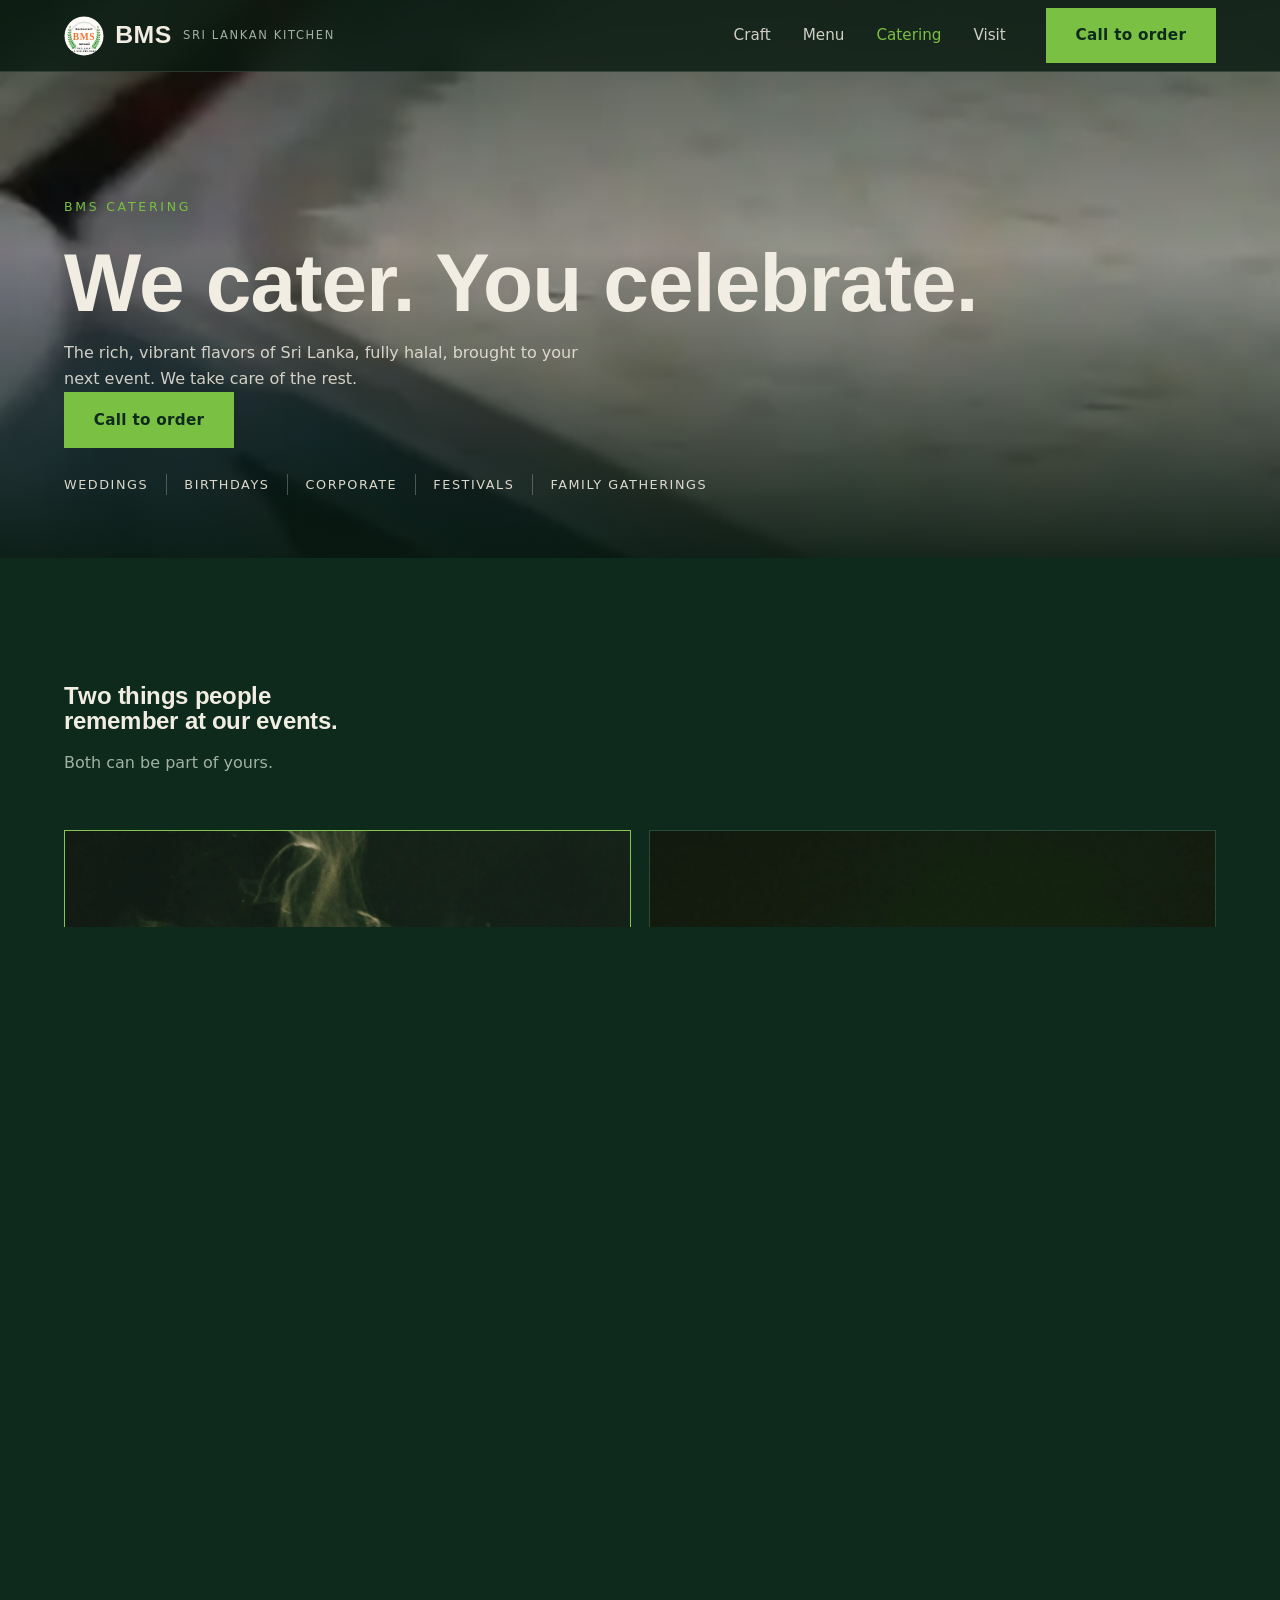
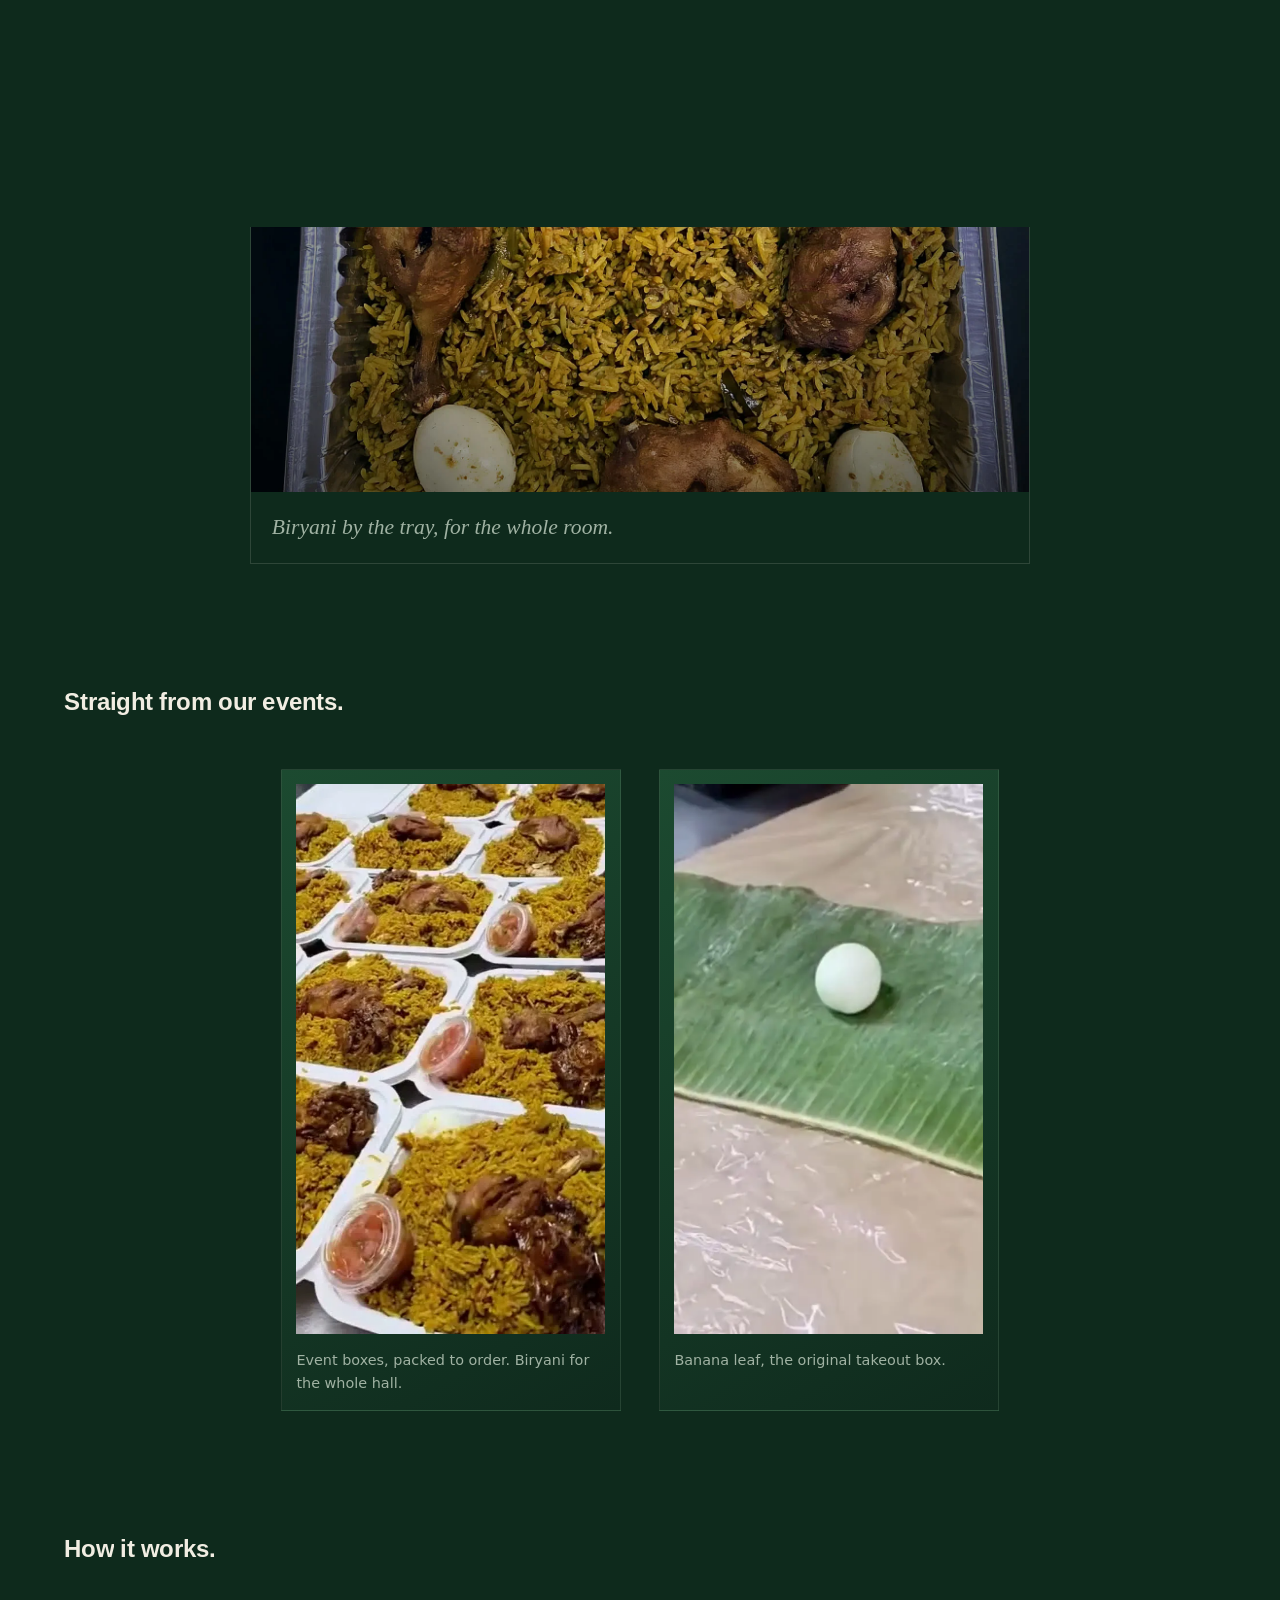
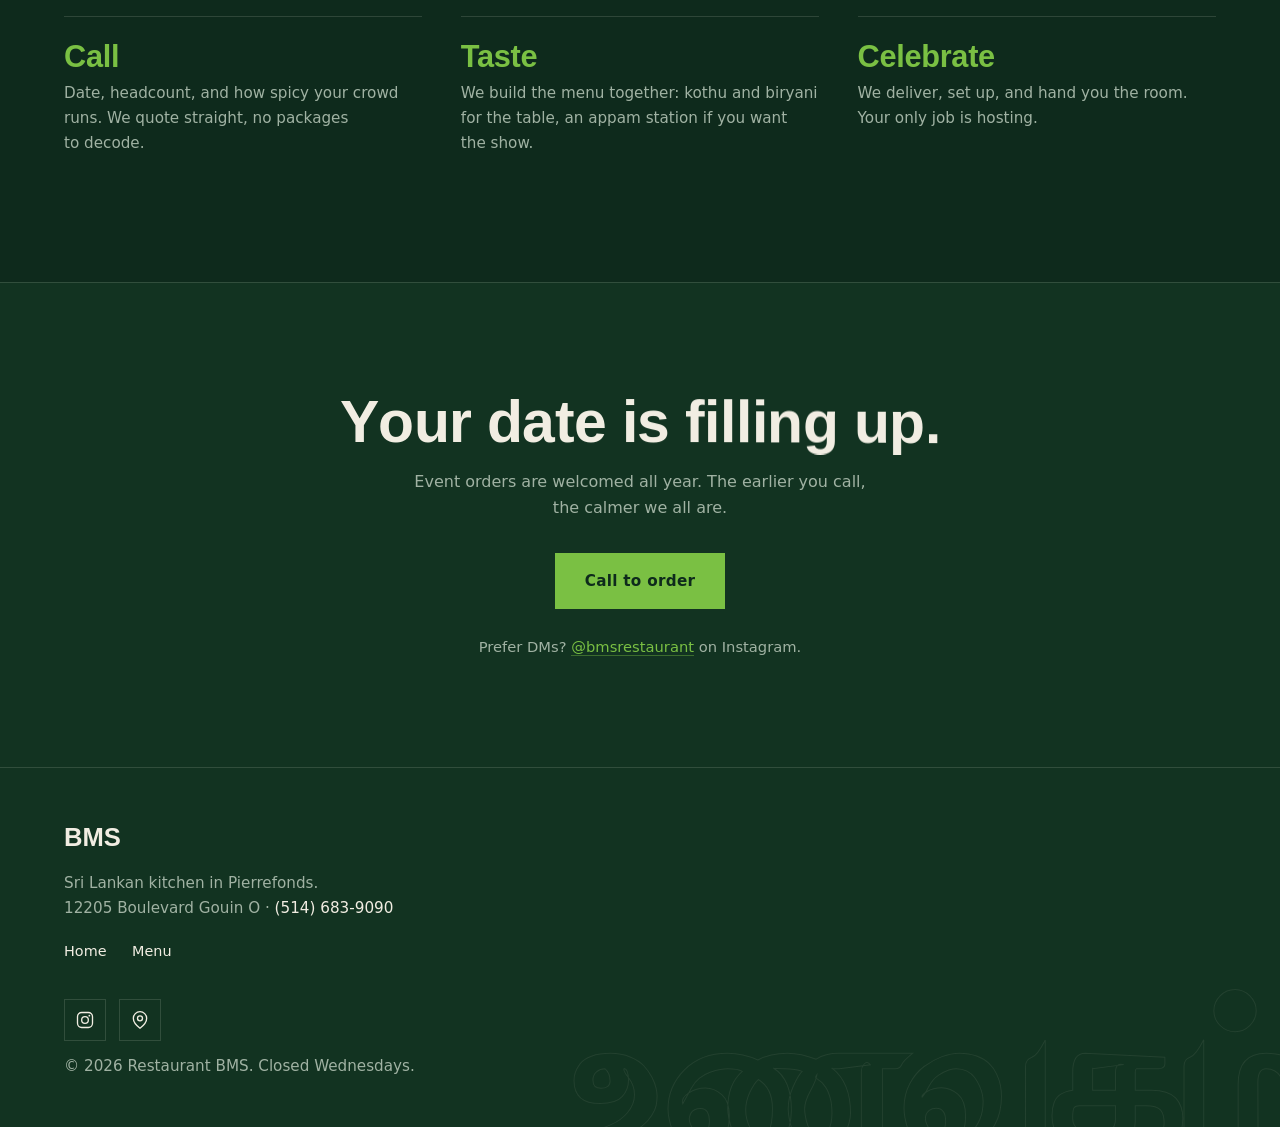
<file: catering.html>
<!DOCTYPE html>
<html lang="en">
<head>
<meta charset="UTF-8">
<meta name="viewport" content="width=device-width, initial-scale=1.0">
<title>Catering · Restaurant BMS, Pierrefonds</title>
<meta name="description" content="Authentic halal Sri Lankan catering for weddings, birthdays, corporate events and festivals. Appam station, dessert tables. Pierrefonds, Montreal. (514) 683-9090.">
<meta name="theme-color" content="#0e2a1c">
<meta property="og:title" content="BMS Catering · Sri Lankan catering in Montreal">
<meta property="og:description" content="We cater. You celebrate. Weddings, corporate, festivals. Appam station available.">
<meta property="og:type" content="website">
<meta property="og:image" content="media/catering-2.jpg">
<script>try{if(sessionStorage.getItem('bmsWipe'))document.documentElement.classList.add('wipe-in')}catch(e){}</script>
<link rel="icon" type="image/svg+xml" href="img/logo.svg?v=52">
<link rel="preconnect" href="https://api.fontshare.com" crossorigin>
<link href="https://api.fontshare.com/v2/css?f[]=clash-display@500,600,700&f[]=satoshi@400,500,700&f[]=zodiak@400,401,500&display=swap" rel="stylesheet">
<link rel="stylesheet" href="styles.css?v=52">
</head>
<body>

<a class="skip" href="#events">Skip to content</a>

<div class="scroll-progress" aria-hidden="true"></div>

<header class="nav solid" id="nav">
  <a class="nav-brand" href="index.html" aria-label="Restaurant BMS, home">
    <img class="nav-logo" src="img/logo.svg?v=52" alt="" width="40" height="40">
    <span class="nav-mark">BMS</span>
    <span class="nav-sub">Sri Lankan Kitchen</span>
  </a>
  <nav class="nav-links" aria-label="Primary">
    <a href="index.html#craft">Craft</a>
    <a href="menu.html">Menu</a>
    <a class="active" href="catering.html">Catering</a>
    <a href="index.html#visit">Visit</a>
  </nav>
  <div class="nav-cta">
    <a class="btn btn-solid" href="tel:+15146839090">Call to order</a>
  </div>
  <button class="nav-burger" id="burger" aria-label="Open menu" aria-expanded="false" aria-controls="mobilemenu">
    <span></span><span></span>
  </button>
</header>

<div class="mobile-menu" id="mobilemenu" hidden>
  <nav aria-label="Mobile">
    <a href="index.html#craft">Craft</a>
    <a href="menu.html">Menu</a>
    <a href="catering.html">Catering</a>
    <a href="index.html#visit">Visit</a>
    <a class="btn btn-solid" href="tel:+15146839090">Call to order</a>
  </nav>
</div>

<main>

<section class="page-hero">
  <div class="ph-bg" aria-hidden="true">
    <img src="media/catering-1.webp" alt="">
    <video class="ph-video" autoplay muted loop playsinline poster="media/catering-1.webp">
      <source src="media/catering-1.mp4" type="video/mp4">
    </video>
    <div class="ph-scrim"></div>
  </div>
  <div class="wrap ph-inner">
    <p class="eyebrow reveal-load" style="--d:.05s">BMS Catering</p>
    <h1 class="reveal-load" style="--d:.15s">We cater. You celebrate.</h1>
    <p class="ph-lede reveal-load" style="--d:.3s">The rich, vibrant flavors of Sri Lanka, fully halal, brought to your next event. We take care of the rest.</p>
    <div class="hero-ctas reveal-load" style="--d:.45s">
      <a class="btn btn-solid" href="tel:+15146839090">Call to order</a>
    </div>
    <div class="occasions reveal-load" style="--d:.6s" id="events">
      <span>Weddings</span><span>Birthdays</span><span>Corporate</span><span>Festivals</span><span>Family gatherings</span>
    </div>
  </div>
</section>

<section class="wrap" style="padding-block: var(--section-y);">
  <h2 class="rm" style="margin-bottom: 1rem;"><span>Two things people<br>remember at our events.</span></h2>
  <p class="menu-note reveal" style="margin-bottom: clamp(2.5rem, 6vh, 4rem);">Both can be part of yours.</p>
  <div class="stations">
    <figure class="station station-appam card reveal">
      <img src="img/appam.webp" alt="A lacy Sri Lankan appam cooking live in a hopper pan" loading="lazy">
      <div class="station-body">
        <h3>The appam station</h3>
        <p>Hoppers made live in front of your guests, lacy edges and all. The line forms itself.</p>
      </div>
    </figure>
    <figure class="station station-dessert card reveal" style="--d:.12s">
      <img src="img/dessert-table.webp" alt="A Sri Lankan dessert table with watalappan and sweets" loading="lazy">
      <div class="station-body">
        <h3>Dessert table setups</h3>
        <p>Sweet spreads, plated and styled, so the end of the night looks as good as the start.</p>
      </div>
    </figure>
  </div>
</section>

<section class="wrap" style="padding-block: 0 var(--section-y);">
  <figure class="tray-shot reveal">
    <img src="img/catering-tray.webp?v=52" alt="A full foil tray of Restaurant BMS chicken biryani with drumsticks and boiled eggs" loading="lazy">
    <figcaption>Biryani by the tray, for the whole room.</figcaption>
  </figure>
</section>

<section class="wrap" style="padding-block: 0 var(--section-y);">
  <h2 class="rm" style="margin-bottom: clamp(2.5rem, 6vh, 4rem);"><span>Straight from our events.</span></h2>
  <div class="reel-grid">
    <figure class="reel-card card reveal">
      <video muted loop playsinline preload="metadata" poster="media/catering-2.webp">
        <source src="media/catering-2.mp4" type="video/mp4">
      </video>
      <figcaption>Event boxes, packed to order. Biryani for the whole hall.</figcaption>
    </figure>
    <figure class="reel-card card reveal" style="--d:.12s">
      <video muted loop playsinline preload="metadata" poster="media/catering-3.webp">
        <source src="media/catering-3.mp4" type="video/mp4">
      </video>
      <figcaption>Banana leaf, the original takeout box.</figcaption>
    </figure>
  </div>
</section>

<section class="wrap" style="padding-block: 0 var(--section-y);">
  <h2 class="rm" style="margin-bottom: clamp(2.5rem, 6vh, 4rem);"><span>How it works.</span></h2>
  <ul class="steps">
    <li class="reveal">
      <h3>Call</h3>
      <p>Date, headcount, and how spicy your crowd runs. We quote straight, no packages to decode.</p>
    </li>
    <li class="reveal" style="--d:.12s">
      <h3>Taste</h3>
      <p>We build the menu together: kothu and biryani for the table, an appam station if you want the show.</p>
    </li>
    <li class="reveal" style="--d:.24s">
      <h3>Celebrate</h3>
      <p>We deliver, set up, and hand you the room. Your only job is hosting.</p>
    </li>
  </ul>
</section>

<section class="cta-quiet">
  <div class="wrap">
    <h2 class="rm"><span>Your date is filling up.</span></h2>
    <p>Event orders are welcomed all year. The earlier you call, the calmer we all are.</p>
    <a class="btn btn-solid" href="tel:+15146839090">Call to order</a>
    <p class="cta-sub">Prefer DMs? <a href="https://www.instagram.com/bmsrestaurant/" target="_blank" rel="noopener">@bmsrestaurant</a> on Instagram.</p>
  </div>
</section>

</main>

<div class="action-bar" id="actionbar" aria-label="Quick actions">
  <a href="tel:+15146839090">
    <svg viewBox="0 0 24 24" fill="none" stroke="currentColor" stroke-width="1.5" aria-hidden="true"><path d="M22 16.9v3a2 2 0 0 1-2.2 2 19.8 19.8 0 0 1-8.6-3.1 19.5 19.5 0 0 1-6-6A19.8 19.8 0 0 1 2.1 4.2 2 2 0 0 1 4.1 2h3a2 2 0 0 1 2 1.7c.1 1 .4 1.9.7 2.8a2 2 0 0 1-.5 2.1L8.1 9.9a16 16 0 0 0 6 6l1.3-1.2a2 2 0 0 1 2.1-.5c.9.3 1.8.6 2.8.7a2 2 0 0 1 1.7 2Z" stroke-linecap="round" stroke-linejoin="round"/></svg>
    Call
  </a>
  <a href="https://maps.google.com/?q=12205+Boulevard+Gouin+O,+Pierrefonds,+QC+H8Z+1V9" target="_blank" rel="noopener">
    <svg viewBox="0 0 24 24" fill="none" stroke="currentColor" stroke-width="1.5" aria-hidden="true"><path d="M20 10c0 6-8 12-8 12s-8-6-8-12a8 8 0 0 1 16 0Z" stroke-linecap="round" stroke-linejoin="round"/><circle cx="12" cy="10" r="3"/></svg>
    Directions
  </a>
  <a class="ab-accent" href="menu.html">
    <svg viewBox="0 0 24 24" fill="none" stroke="currentColor" stroke-width="1.5" aria-hidden="true"><path d="M4 5h16M4 12h16M4 19h10" stroke-linecap="round"/></svg>
    Menu
  </a>
</div>

<footer class="footer">
  <span class="foot-water" aria-hidden="true">உணவகம்</span>
  <div class="wrap foot-grid">
    <span class="foot-mark">BMS</span>
    <p>Sri Lankan kitchen in Pierrefonds.<br>12205 Boulevard Gouin O · <a href="tel:+15146839090">(514) 683‑9090</a></p>
    <nav class="foot-links" aria-label="Footer">
      <a href="index.html">Home</a>
      <a href="menu.html">Menu</a>
    </nav>
    <div class="foot-social">
      <a href="https://www.instagram.com/bmsrestaurant/" target="_blank" rel="noopener" aria-label="BMS on Instagram"><svg viewBox="0 0 24 24" fill="none" stroke="currentColor" stroke-width="1.6" aria-hidden="true"><rect x="3" y="3" width="18" height="18" rx="5"/><circle cx="12" cy="12" r="4"/><circle cx="17.2" cy="6.8" r="1.1" fill="currentColor" stroke="none"/></svg></a>
      <a href="https://maps.google.com/?q=12205+Boulevard+Gouin+O,+Pierrefonds,+QC+H8Z+1V9" target="_blank" rel="noopener" aria-label="BMS on Google Maps"><svg viewBox="0 0 24 24" fill="none" stroke="currentColor" stroke-width="1.6" aria-hidden="true"><path d="M20 10c0 6-8 12-8 12s-8-6-8-12a8 8 0 0 1 16 0Z" stroke-linecap="round" stroke-linejoin="round"/><circle cx="12" cy="10" r="3"/></svg></a>
    </div>
    <p class="foot-note">© 2026 Restaurant BMS. Closed Wednesdays.</p>
  </div>
</footer>

<script src="js/lenis.min.js?v=52"></script>
<script src="js/gsap.min.js?v=52"></script>
<script src="js/ScrollTrigger.min.js?v=52"></script>
<script src="app.js?v=52"></script>
<script src="js/motion.js?v=52"></script>
</body>
</html>
</file>
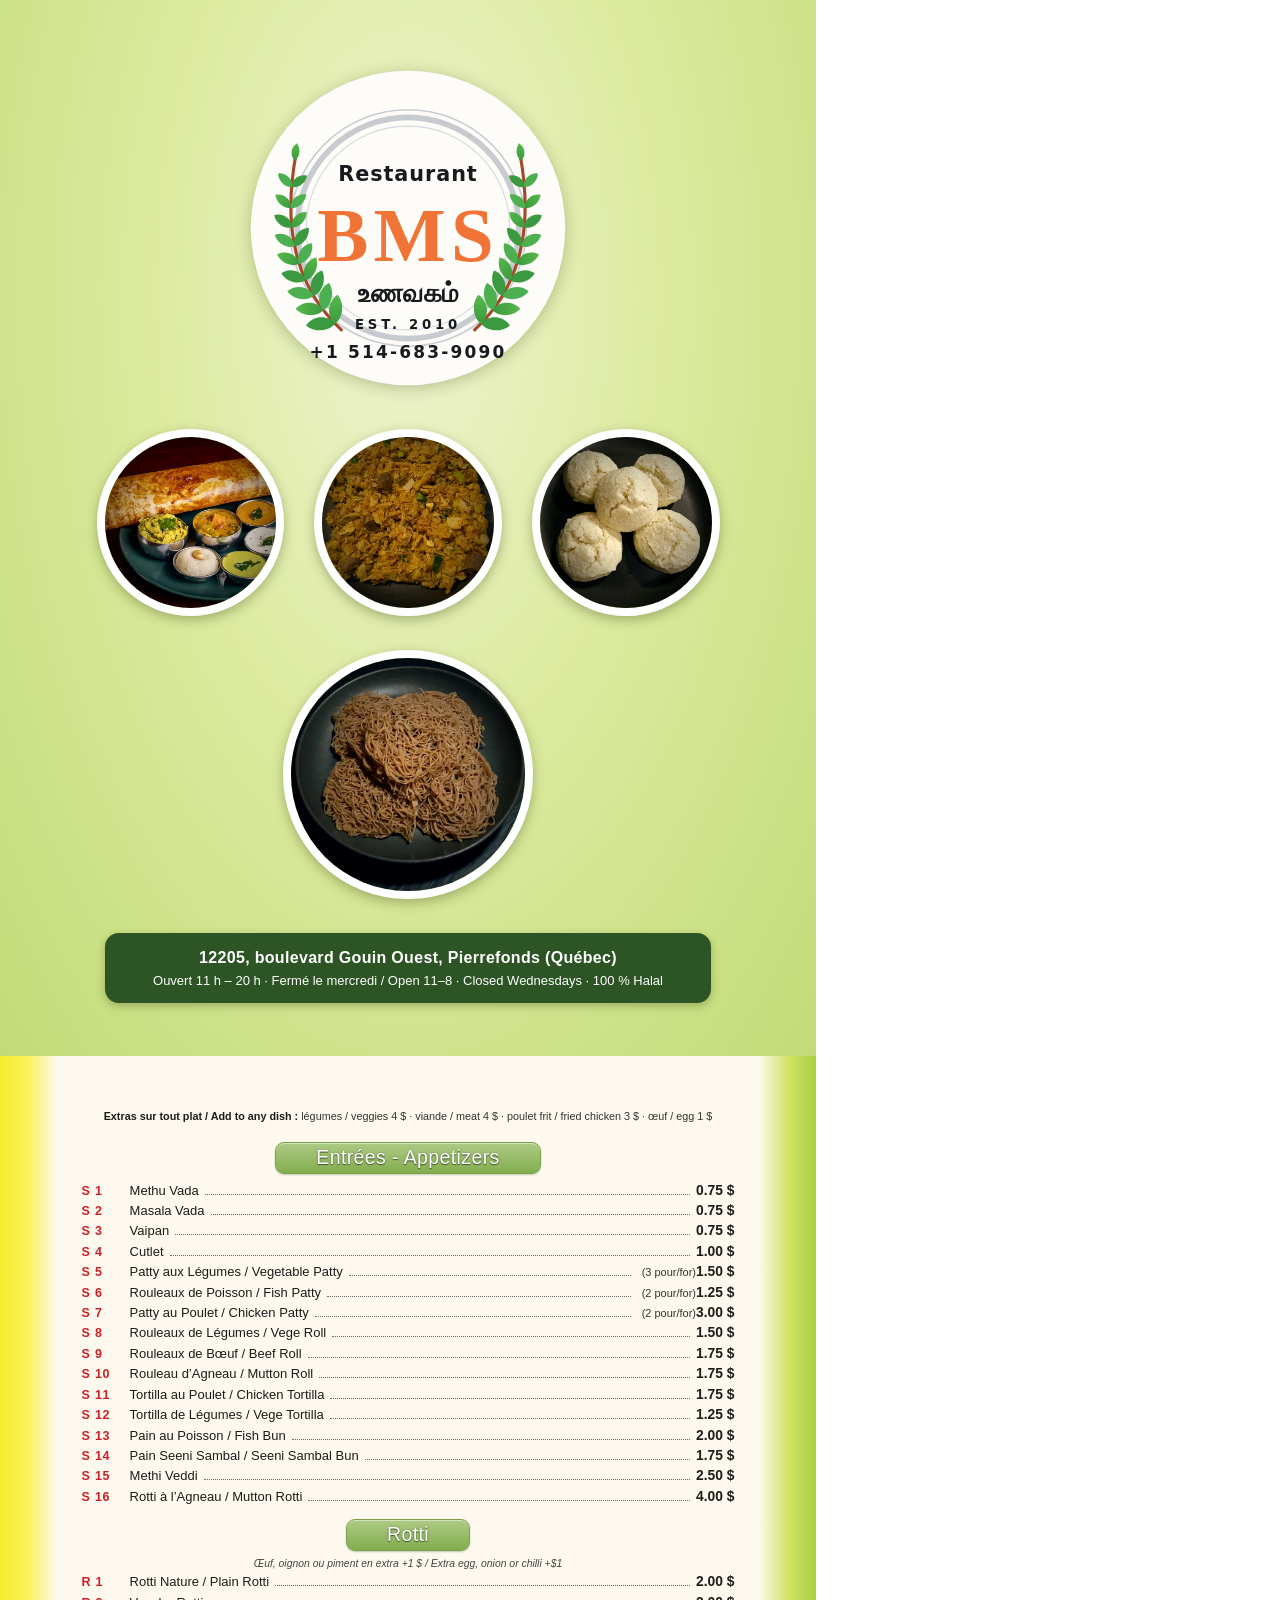
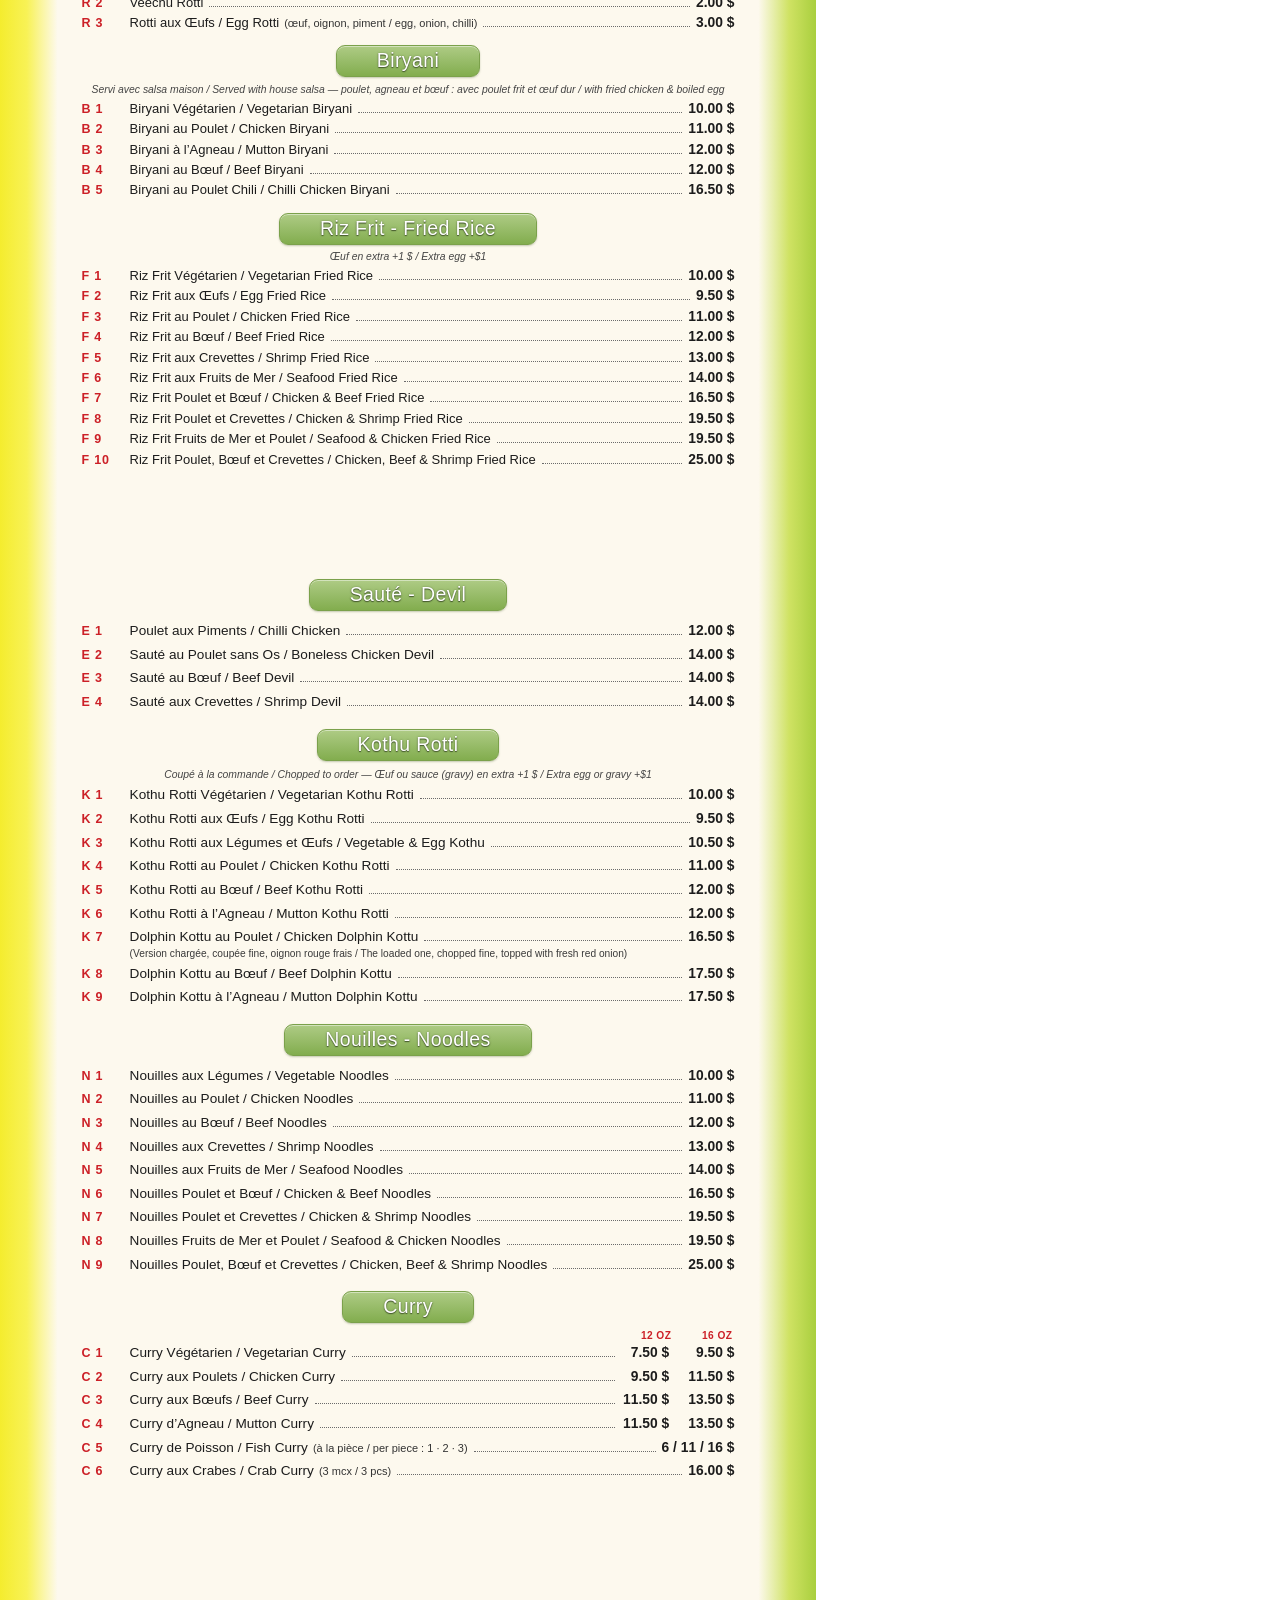
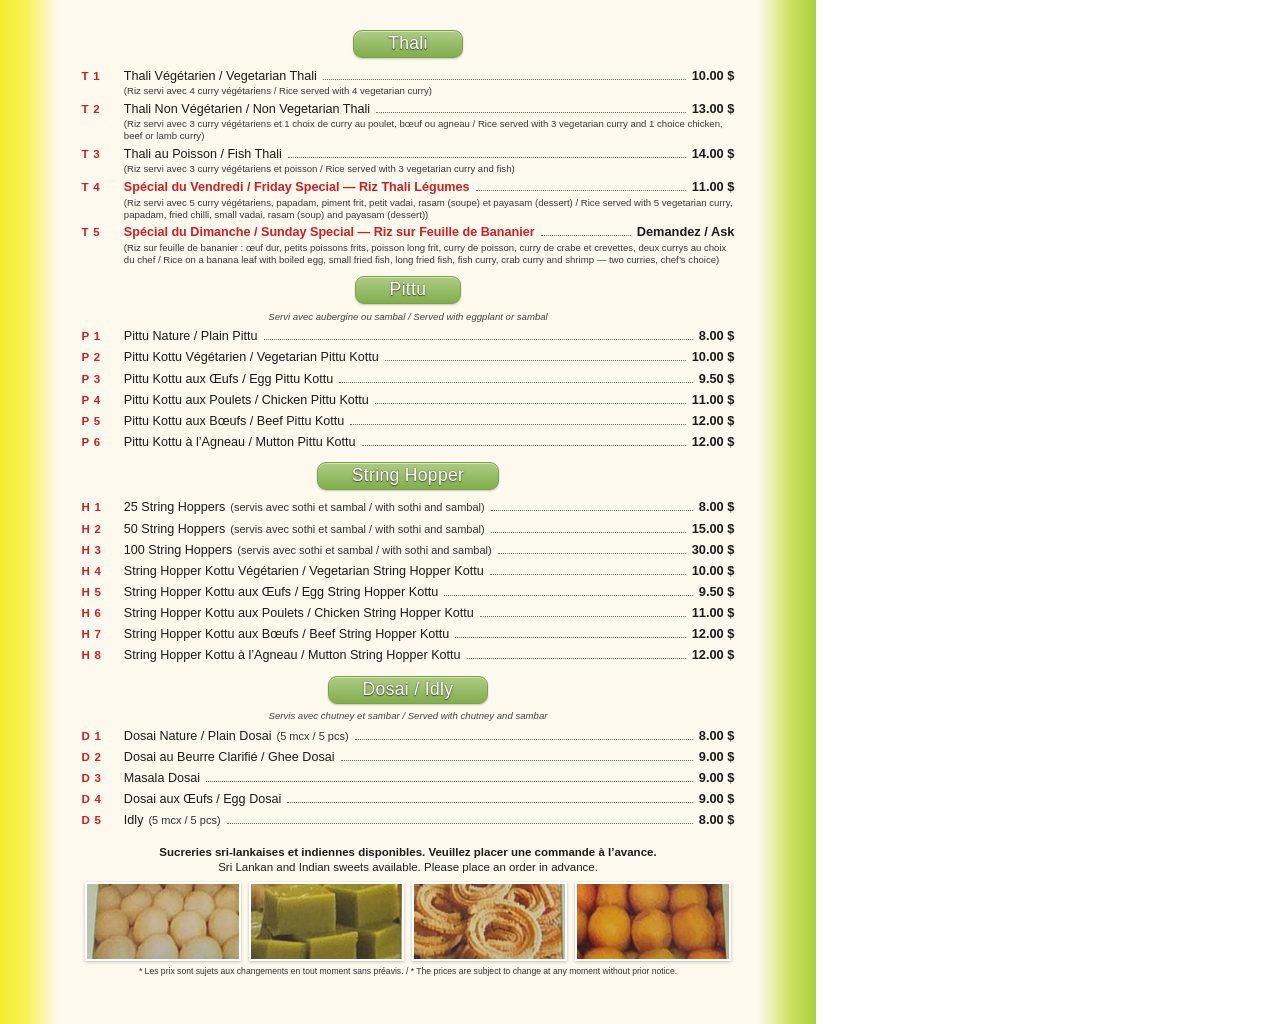
<file: flyer-print.html>
<!DOCTYPE html>
<html lang="fr">
<head>
<meta charset="UTF-8">
<title>Menu imprimé · Restaurant BMS</title>
<meta name="robots" content="noindex">
<style>
  @page { size: 8.5in 11in; margin: 0; }
  * { margin:0; padding:0; box-sizing:border-box; -webkit-print-color-adjust:exact; print-color-adjust:exact; }
  body { font-family:'Gill Sans','Gill Sans MT',Calibri,sans-serif; color:#1c1c1c; }

  .page { width:8.5in; height:11in; page-break-after:always; position:relative; overflow:hidden; }
  .page:last-child { page-break-after:auto; }

  /* ── menu pages: cream panel, yellow band left, lime band right ── */
  .menu-page {
    background:
      linear-gradient(90deg,
        #f4ec2e 0, #f8f256 .28in, #fdf9ee .6in,
        #fdf9ee calc(100% - .6in), #cfe263 calc(100% - .28in), #a9cf3e 100%);
    padding:.55in .85in .5in;
    display:flex; flex-direction:column;
  }

  .pill {
    align-self:center; margin:.1in 0 .07in;
    font-family:'Arial Rounded MT Bold','Gill Sans',sans-serif;
    font-size:17.5px; letter-spacing:.02em; color:#fff;
    background:linear-gradient(#aecb85, #82ad4e);
    border:1px solid #7ba14b; border-radius:9px;
    padding:2px 34px 3px;
    text-shadow:0 1px 1px rgba(58,74,38,.85), 0 0 2px rgba(58,74,38,.5);
    box-shadow:0 1px 2px rgba(90,110,60,.35), inset 0 1px 0 rgba(255,255,255,.45);
  }
  .secnote { text-align:center; font-size:9.6px; color:#444; font-style:italic; margin-bottom:.04in; }
  .colhead { display:flex; justify-content:flex-end; gap:.32in; font-size:9.5px; color:#cc2027; font-weight:600; letter-spacing:.04em; margin:-2px 2px 1px 0; }

  .row { display:flex; align-items:baseline; padding:2.4px 0; font-size:12.6px; line-height:1.22; }
  .code { color:#cc2027; font-weight:600; flex:0 0 .44in; font-size:11.5px; letter-spacing:.06em; }
  .nm { white-space:nowrap; }
  .qty { font-size:11px; color:#333; margin-left:5px; }
  .dots { flex:1; border-bottom:1.6px dotted #6b6b6b; margin:0 6px 3px; min-width:.2in; }
  .pr { font-weight:600; font-size:12.8px; white-space:nowrap; }
  .pr2 { display:flex; gap:.18in; justify-content:flex-end; }
  .pr2 span { min-width:.5in; text-align:right; }
  .sub { font-size:9.6px; color:#3a3a3a; margin:-1px 0 1px .44in; line-height:1.25; }
  .red .nm, .red .code { color:#cc2027; font-weight:600; }

  .topnote { text-align:center; font-size:10px; color:#333; margin-bottom:.05in; line-height:1.3; }
  .topnote b { color:#1c1c1c; }

  /* ── cover ── */
  .cover {
    background:radial-gradient(ellipse at 50% 28%, #eef4d0 0%, #dcea9e 45%, #c2db77 100%);
    display:flex; flex-direction:column; align-items:center;
    padding:.7in .7in .55in; text-align:center;
  }
  .cover .logo { width:3.35in; height:3.35in; filter:drop-shadow(0 3px 8px rgba(80,100,40,.35)); }
  .plates { display:flex; justify-content:center; gap:.32in; margin-top:.42in; }
  .plate { border-radius:50%; object-fit:cover; border:.09in solid #fff; box-shadow:0 4px 12px rgba(70,90,35,.4); background:#fff; }
  .plate.sm { width:1.95in; height:1.95in; }
  .plate.lg { width:2.6in; height:2.6in; margin-top:.35in; }
  .cover .contact {
    margin-top:auto; background:#2c5424; color:#fff; border-radius:14px;
    padding:.13in .5in; font-size:13px; line-height:1.55; box-shadow:0 3px 8px rgba(60,80,30,.35);
  }
  .cover .contact b { font-size:16px; letter-spacing:.02em; }

  /* ── sweets strip / fine print (page 3) ── */
  .sweets-head { text-align:center; font-weight:600; font-size:11.5px; line-height:1.35; margin-top:.08in; }
  .sweets-head .en { font-weight:400; }
  .sweets { display:flex; gap:.08in; justify-content:center; margin:.07in 0 .05in; }
  .sweets img { width:1.62in; height:.82in; object-fit:cover; border:2px solid #fff; box-shadow:0 1px 3px rgba(0,0,0,.25); }
  .fineprint { text-align:center; font-size:8.6px; color:#333; }

  .grow { flex:1; }

  /* pages with fewer rows breathe to fill the sheet like the original */
  .roomy { padding-top:.55in; }
  .roomy .row { font-size:13.6px; padding:3.4px 0; }
  .roomy .pr { font-size:13.8px; }
  .roomy .code { flex-basis:.5in; font-size:12.5px; }
  .roomy .pill { font-size:19.5px; padding:3px 40px 4px; margin:.15in 0 .09in; }
  .roomy .secnote { font-size:10.4px; }
  .roomy .topnote { font-size:10.8px; margin-bottom:.08in; }
  .roomy .sub { font-size:10.2px; margin-left:.5in; }
  .roomy .colhead { font-size:10.2px; }

  /* page 1 carries the most rows — tighten its rhythm just enough to fit */
  .snug .row { padding:1.8px 0; font-size:13px; }
  .snug .pill { margin:.12in 0 .07in; }
</style>
</head>
<body>

<!-- ══════════ COVER ══════════ -->
<div class="page cover">
  <img class="logo" src="img/logo.svg?v=51" alt="Restaurant BMS உணவகம்">
  <div class="plates">
    <img class="plate sm" src="img/cat-dosai.webp" alt="">
    <img class="plate sm" src="img/cat-kothu.webp" alt="">
    <img class="plate sm" src="img/cat-idly.webp" alt="">
  </div>
  <img class="plate lg" src="img/cat-hoppers.webp" alt="">
  <div class="contact">
    <b>12205, boulevard Gouin Ouest, Pierrefonds (Québec)</b><br>
    Ouvert 11 h – 20 h · Fermé le mercredi / Open 11–8 · Closed Wednesdays · 100 % Halal
  </div>
</div>

<!-- ══════════ PAGE 1 : ENTRÉES · BIRYANI · RIZ FRIT ══════════ -->
<div class="page menu-page roomy snug">
  <p class="topnote"><b>Extras sur tout plat / Add to any dish :</b> légumes / veggies 4 $ · viande / meat 4 $ · poulet frit / fried chicken 3 $ · œuf / egg 1 $</p>

  <div class="pill">Entrées - Appetizers</div>
  <div class="row"><span class="code">S 1</span><span class="nm">Methu Vada</span><span class="dots"></span><span class="pr">0.75 $</span></div>
  <div class="row"><span class="code">S 2</span><span class="nm">Masala Vada</span><span class="dots"></span><span class="pr">0.75 $</span></div>
  <div class="row"><span class="code">S 3</span><span class="nm">Vaipan</span><span class="dots"></span><span class="pr">0.75 $</span></div>
  <div class="row"><span class="code">S 4</span><span class="nm">Cutlet</span><span class="dots"></span><span class="pr">1.00 $</span></div>
  <div class="row"><span class="code">S 5</span><span class="nm">Patty aux Légumes / Vegetable Patty</span><span class="dots"></span><span class="qty">(3 pour/for)</span><span class="pr">1.50 $</span></div>
  <div class="row"><span class="code">S 6</span><span class="nm">Rouleaux de Poisson / Fish Patty</span><span class="dots"></span><span class="qty">(2 pour/for)</span><span class="pr">1.25 $</span></div>
  <div class="row"><span class="code">S 7</span><span class="nm">Patty au Poulet / Chicken Patty</span><span class="dots"></span><span class="qty">(2 pour/for)</span><span class="pr">3.00 $</span></div>
  <div class="row"><span class="code">S 8</span><span class="nm">Rouleaux de Légumes / Vege Roll</span><span class="dots"></span><span class="pr">1.50 $</span></div>
  <div class="row"><span class="code">S 9</span><span class="nm">Rouleaux de Bœuf / Beef Roll</span><span class="dots"></span><span class="pr">1.75 $</span></div>
  <div class="row"><span class="code">S 10</span><span class="nm">Rouleau d’Agneau / Mutton Roll</span><span class="dots"></span><span class="pr">1.75 $</span></div>
  <div class="row"><span class="code">S 11</span><span class="nm">Tortilla au Poulet / Chicken Tortilla</span><span class="dots"></span><span class="pr">1.75 $</span></div>
  <div class="row"><span class="code">S 12</span><span class="nm">Tortilla de Légumes / Vege Tortilla</span><span class="dots"></span><span class="pr">1.25 $</span></div>
  <div class="row"><span class="code">S 13</span><span class="nm">Pain au Poisson / Fish Bun</span><span class="dots"></span><span class="pr">2.00 $</span></div>
  <div class="row"><span class="code">S 14</span><span class="nm">Pain Seeni Sambal / Seeni Sambal Bun</span><span class="dots"></span><span class="pr">1.75 $</span></div>
  <div class="row"><span class="code">S 15</span><span class="nm">Methi Veddi</span><span class="dots"></span><span class="pr">2.50 $</span></div>
  <div class="row"><span class="code">S 16</span><span class="nm">Rotti à l’Agneau / Mutton Rotti</span><span class="dots"></span><span class="pr">4.00 $</span></div>

  <div class="pill">Rotti</div>
  <div class="secnote">Œuf, oignon ou piment en extra +1 $ / Extra egg, onion or chilli +$1</div>
  <div class="row"><span class="code">R 1</span><span class="nm">Rotti Nature / Plain Rotti</span><span class="dots"></span><span class="pr">2.00 $</span></div>
  <div class="row"><span class="code">R 2</span><span class="nm">Veechu Rotti</span><span class="dots"></span><span class="pr">2.00 $</span></div>
  <div class="row"><span class="code">R 3</span><span class="nm">Rotti aux Œufs / Egg Rotti</span><span class="qty">(œuf, oignon, piment / egg, onion, chilli)</span><span class="dots"></span><span class="pr">3.00 $</span></div>

  <div class="pill">Biryani</div>
  <div class="secnote">Servi avec salsa maison / Served with house salsa — poulet, agneau et bœuf : avec poulet frit et œuf dur / with fried chicken &amp; boiled egg</div>
  <div class="row"><span class="code">B 1</span><span class="nm">Biryani Végétarien / Vegetarian Biryani</span><span class="dots"></span><span class="pr">10.00 $</span></div>
  <div class="row"><span class="code">B 2</span><span class="nm">Biryani au Poulet / Chicken Biryani</span><span class="dots"></span><span class="pr">11.00 $</span></div>
  <div class="row"><span class="code">B 3</span><span class="nm">Biryani à l’Agneau / Mutton Biryani</span><span class="dots"></span><span class="pr">12.00 $</span></div>
  <div class="row"><span class="code">B 4</span><span class="nm">Biryani au Bœuf / Beef Biryani</span><span class="dots"></span><span class="pr">12.00 $</span></div>
  <div class="row"><span class="code">B 5</span><span class="nm">Biryani au Poulet Chili / Chilli Chicken Biryani</span><span class="dots"></span><span class="pr">16.50 $</span></div>

  <div class="pill">Riz Frit - Fried Rice</div>
  <div class="secnote">Œuf en extra +1 $ / Extra egg +$1</div>
  <div class="row"><span class="code">F 1</span><span class="nm">Riz Frit Végétarien / Vegetarian Fried Rice</span><span class="dots"></span><span class="pr">10.00 $</span></div>
  <div class="row"><span class="code">F 2</span><span class="nm">Riz Frit aux Œufs / Egg Fried Rice</span><span class="dots"></span><span class="pr">9.50 $</span></div>
  <div class="row"><span class="code">F 3</span><span class="nm">Riz Frit au Poulet / Chicken Fried Rice</span><span class="dots"></span><span class="pr">11.00 $</span></div>
  <div class="row"><span class="code">F 4</span><span class="nm">Riz Frit au Bœuf / Beef Fried Rice</span><span class="dots"></span><span class="pr">12.00 $</span></div>
  <div class="row"><span class="code">F 5</span><span class="nm">Riz Frit aux Crevettes / Shrimp Fried Rice</span><span class="dots"></span><span class="pr">13.00 $</span></div>
  <div class="row"><span class="code">F 6</span><span class="nm">Riz Frit aux Fruits de Mer / Seafood Fried Rice</span><span class="dots"></span><span class="pr">14.00 $</span></div>
  <div class="row"><span class="code">F 7</span><span class="nm">Riz Frit Poulet et Bœuf / Chicken &amp; Beef Fried Rice</span><span class="dots"></span><span class="pr">16.50 $</span></div>
  <div class="row"><span class="code">F 8</span><span class="nm">Riz Frit Poulet et Crevettes / Chicken &amp; Shrimp Fried Rice</span><span class="dots"></span><span class="pr">19.50 $</span></div>
  <div class="row"><span class="code">F 9</span><span class="nm">Riz Frit Fruits de Mer et Poulet / Seafood &amp; Chicken Fried Rice</span><span class="dots"></span><span class="pr">19.50 $</span></div>
  <div class="row"><span class="code">F 10</span><span class="nm">Riz Frit Poulet, Bœuf et Crevettes / Chicken, Beef &amp; Shrimp Fried Rice</span><span class="dots"></span><span class="pr">25.00 $</span></div>
</div>

<!-- ══════════ PAGE 2 : DEVIL · KOTHU · NOUILLES · CURRY ══════════ -->
<div class="page menu-page roomy">
  <div class="pill">Sauté - Devil</div>
  <div class="row"><span class="code">E 1</span><span class="nm">Poulet aux Piments / Chilli Chicken</span><span class="dots"></span><span class="pr">12.00 $</span></div>
  <div class="row"><span class="code">E 2</span><span class="nm">Sauté au Poulet sans Os / Boneless Chicken Devil</span><span class="dots"></span><span class="pr">14.00 $</span></div>
  <div class="row"><span class="code">E 3</span><span class="nm">Sauté au Bœuf / Beef Devil</span><span class="dots"></span><span class="pr">14.00 $</span></div>
  <div class="row"><span class="code">E 4</span><span class="nm">Sauté aux Crevettes / Shrimp Devil</span><span class="dots"></span><span class="pr">14.00 $</span></div>

  <div class="pill">Kothu Rotti</div>
  <div class="secnote">Coupé à la commande / Chopped to order — Œuf ou sauce (gravy) en extra +1 $ / Extra egg or gravy +$1</div>
  <div class="row"><span class="code">K 1</span><span class="nm">Kothu Rotti Végétarien / Vegetarian Kothu Rotti</span><span class="dots"></span><span class="pr">10.00 $</span></div>
  <div class="row"><span class="code">K 2</span><span class="nm">Kothu Rotti aux Œufs / Egg Kothu Rotti</span><span class="dots"></span><span class="pr">9.50 $</span></div>
  <div class="row"><span class="code">K 3</span><span class="nm">Kothu Rotti aux Légumes et Œufs / Vegetable &amp; Egg Kothu</span><span class="dots"></span><span class="pr">10.50 $</span></div>
  <div class="row"><span class="code">K 4</span><span class="nm">Kothu Rotti au Poulet / Chicken Kothu Rotti</span><span class="dots"></span><span class="pr">11.00 $</span></div>
  <div class="row"><span class="code">K 5</span><span class="nm">Kothu Rotti au Bœuf / Beef Kothu Rotti</span><span class="dots"></span><span class="pr">12.00 $</span></div>
  <div class="row"><span class="code">K 6</span><span class="nm">Kothu Rotti à l’Agneau / Mutton Kothu Rotti</span><span class="dots"></span><span class="pr">12.00 $</span></div>
  <div class="row"><span class="code">K 7</span><span class="nm">Dolphin Kottu au Poulet / Chicken Dolphin Kottu</span><span class="dots"></span><span class="pr">16.50 $</span></div>
  <div class="sub">(Version chargée, coupée fine, oignon rouge frais / The loaded one, chopped fine, topped with fresh red onion)</div>
  <div class="row"><span class="code">K 8</span><span class="nm">Dolphin Kottu au Bœuf / Beef Dolphin Kottu</span><span class="dots"></span><span class="pr">17.50 $</span></div>
  <div class="row"><span class="code">K 9</span><span class="nm">Dolphin Kottu à l’Agneau / Mutton Dolphin Kottu</span><span class="dots"></span><span class="pr">17.50 $</span></div>

  <div class="pill">Nouilles - Noodles</div>
  <div class="row"><span class="code">N 1</span><span class="nm">Nouilles aux Légumes / Vegetable Noodles</span><span class="dots"></span><span class="pr">10.00 $</span></div>
  <div class="row"><span class="code">N 2</span><span class="nm">Nouilles au Poulet / Chicken Noodles</span><span class="dots"></span><span class="pr">11.00 $</span></div>
  <div class="row"><span class="code">N 3</span><span class="nm">Nouilles au Bœuf / Beef Noodles</span><span class="dots"></span><span class="pr">12.00 $</span></div>
  <div class="row"><span class="code">N 4</span><span class="nm">Nouilles aux Crevettes / Shrimp Noodles</span><span class="dots"></span><span class="pr">13.00 $</span></div>
  <div class="row"><span class="code">N 5</span><span class="nm">Nouilles aux Fruits de Mer / Seafood Noodles</span><span class="dots"></span><span class="pr">14.00 $</span></div>
  <div class="row"><span class="code">N 6</span><span class="nm">Nouilles Poulet et Bœuf / Chicken &amp; Beef Noodles</span><span class="dots"></span><span class="pr">16.50 $</span></div>
  <div class="row"><span class="code">N 7</span><span class="nm">Nouilles Poulet et Crevettes / Chicken &amp; Shrimp Noodles</span><span class="dots"></span><span class="pr">19.50 $</span></div>
  <div class="row"><span class="code">N 8</span><span class="nm">Nouilles Fruits de Mer et Poulet / Seafood &amp; Chicken Noodles</span><span class="dots"></span><span class="pr">19.50 $</span></div>
  <div class="row"><span class="code">N 9</span><span class="nm">Nouilles Poulet, Bœuf et Crevettes / Chicken, Beef &amp; Shrimp Noodles</span><span class="dots"></span><span class="pr">25.00 $</span></div>

  <div class="pill">Curry</div>
  <div class="colhead"><span>12 OZ</span><span>16 OZ</span></div>
  <div class="row"><span class="code">C 1</span><span class="nm">Curry Végétarien / Vegetarian Curry</span><span class="dots"></span><span class="pr pr2"><span>7.50 $</span><span>9.50 $</span></span></div>
  <div class="row"><span class="code">C 2</span><span class="nm">Curry aux Poulets / Chicken Curry</span><span class="dots"></span><span class="pr pr2"><span>9.50 $</span><span>11.50 $</span></span></div>
  <div class="row"><span class="code">C 3</span><span class="nm">Curry aux Bœufs / Beef Curry</span><span class="dots"></span><span class="pr pr2"><span>11.50 $</span><span>13.50 $</span></span></div>
  <div class="row"><span class="code">C 4</span><span class="nm">Curry d’Agneau / Mutton Curry</span><span class="dots"></span><span class="pr pr2"><span>11.50 $</span><span>13.50 $</span></span></div>
  <div class="row"><span class="code">C 5</span><span class="nm">Curry de Poisson / Fish Curry</span><span class="qty">(à la pièce / per piece : 1 · 2 · 3)</span><span class="dots"></span><span class="pr">6 / 11 / 16 $</span></div>
  <div class="row"><span class="code">C 6</span><span class="nm">Curry aux Crabes / Crab Curry</span><span class="qty">(3 mcx / 3 pcs)</span><span class="dots"></span><span class="pr">16.00 $</span></div>
</div>

<!-- ══════════ PAGE 3 : THALI · PITTU · STRING HOPPER · DOSAI ══════════ -->
<div class="page menu-page">
  <div class="pill">Thali</div>
  <div class="row"><span class="code">T 1</span><span class="nm">Thali Végétarien / Vegetarian Thali</span><span class="dots"></span><span class="pr">10.00 $</span></div>
  <div class="sub">(Riz servi avec 4 curry végétariens / Rice served with 4 vegetarian curry)</div>
  <div class="row"><span class="code">T 2</span><span class="nm">Thali Non Végétarien / Non Vegetarian Thali</span><span class="dots"></span><span class="pr">13.00 $</span></div>
  <div class="sub">(Riz servi avec 3 curry végétariens et 1 choix de curry au poulet, bœuf ou agneau / Rice served with 3 vegetarian curry and 1 choice chicken, beef or lamb curry)</div>
  <div class="row"><span class="code">T 3</span><span class="nm">Thali au Poisson / Fish Thali</span><span class="dots"></span><span class="pr">14.00 $</span></div>
  <div class="sub">(Riz servi avec 3 curry végétariens et poisson / Rice served with 3 vegetarian curry and fish)</div>
  <div class="row red"><span class="code">T 4</span><span class="nm">Spécial du Vendredi / Friday Special — Riz Thali Légumes</span><span class="dots"></span><span class="pr">11.00 $</span></div>
  <div class="sub">(Riz servi avec 5 curry végétariens, papadam, piment frit, petit vadai, rasam (soupe) et payasam (dessert) / Rice served with 5 vegetarian curry, papadam, fried chilli, small vadai, rasam (soup) and payasam (dessert))</div>
  <div class="row red"><span class="code">T 5</span><span class="nm">Spécial du Dimanche / Sunday Special — Riz sur Feuille de Bananier</span><span class="dots"></span><span class="pr">Demandez / Ask</span></div>
  <div class="sub">(Riz sur feuille de bananier : œuf dur, petits poissons frits, poisson long frit, curry de poisson, curry de crabe et crevettes, deux currys au choix du chef / Rice on a banana leaf with boiled egg, small fried fish, long fried fish, fish curry, crab curry and shrimp — two curries, chef’s choice)</div>

  <div class="pill">Pittu</div>
  <div class="secnote">Servi avec aubergine ou sambal / Served with eggplant or sambal</div>
  <div class="row"><span class="code">P 1</span><span class="nm">Pittu Nature / Plain Pittu</span><span class="dots"></span><span class="pr">8.00 $</span></div>
  <div class="row"><span class="code">P 2</span><span class="nm">Pittu Kottu Végétarien / Vegetarian Pittu Kottu</span><span class="dots"></span><span class="pr">10.00 $</span></div>
  <div class="row"><span class="code">P 3</span><span class="nm">Pittu Kottu aux Œufs / Egg Pittu Kottu</span><span class="dots"></span><span class="pr">9.50 $</span></div>
  <div class="row"><span class="code">P 4</span><span class="nm">Pittu Kottu aux Poulets / Chicken Pittu Kottu</span><span class="dots"></span><span class="pr">11.00 $</span></div>
  <div class="row"><span class="code">P 5</span><span class="nm">Pittu Kottu aux Bœufs / Beef Pittu Kottu</span><span class="dots"></span><span class="pr">12.00 $</span></div>
  <div class="row"><span class="code">P 6</span><span class="nm">Pittu Kottu à l’Agneau / Mutton Pittu Kottu</span><span class="dots"></span><span class="pr">12.00 $</span></div>

  <div class="pill">String Hopper</div>
  <div class="row"><span class="code">H 1</span><span class="nm">25 String Hoppers</span><span class="qty">(servis avec sothi et sambal / with sothi and sambal)</span><span class="dots"></span><span class="pr">8.00 $</span></div>
  <div class="row"><span class="code">H 2</span><span class="nm">50 String Hoppers</span><span class="qty">(servis avec sothi et sambal / with sothi and sambal)</span><span class="dots"></span><span class="pr">15.00 $</span></div>
  <div class="row"><span class="code">H 3</span><span class="nm">100 String Hoppers</span><span class="qty">(servis avec sothi et sambal / with sothi and sambal)</span><span class="dots"></span><span class="pr">30.00 $</span></div>
  <div class="row"><span class="code">H 4</span><span class="nm">String Hopper Kottu Végétarien / Vegetarian String Hopper Kottu</span><span class="dots"></span><span class="pr">10.00 $</span></div>
  <div class="row"><span class="code">H 5</span><span class="nm">String Hopper Kottu aux Œufs / Egg String Hopper Kottu</span><span class="dots"></span><span class="pr">9.50 $</span></div>
  <div class="row"><span class="code">H 6</span><span class="nm">String Hopper Kottu aux Poulets / Chicken String Hopper Kottu</span><span class="dots"></span><span class="pr">11.00 $</span></div>
  <div class="row"><span class="code">H 7</span><span class="nm">String Hopper Kottu aux Bœufs / Beef String Hopper Kottu</span><span class="dots"></span><span class="pr">12.00 $</span></div>
  <div class="row"><span class="code">H 8</span><span class="nm">String Hopper Kottu à l’Agneau / Mutton String Hopper Kottu</span><span class="dots"></span><span class="pr">12.00 $</span></div>

  <div class="pill">Dosai / Idly</div>
  <div class="secnote">Servis avec chutney et sambar / Served with chutney and sambar</div>
  <div class="row"><span class="code">D 1</span><span class="nm">Dosai Nature / Plain Dosai</span><span class="qty">(5 mcx / 5 pcs)</span><span class="dots"></span><span class="pr">8.00 $</span></div>
  <div class="row"><span class="code">D 2</span><span class="nm">Dosai au Beurre Clarifié / Ghee Dosai</span><span class="dots"></span><span class="pr">9.00 $</span></div>
  <div class="row"><span class="code">D 3</span><span class="nm">Masala Dosai</span><span class="dots"></span><span class="pr">9.00 $</span></div>
  <div class="row"><span class="code">D 4</span><span class="nm">Dosai aux Œufs / Egg Dosai</span><span class="dots"></span><span class="pr">9.00 $</span></div>
  <div class="row"><span class="code">D 5</span><span class="nm">Idly</span><span class="qty">(5 mcx / 5 pcs)</span><span class="dots"></span><span class="pr">8.00 $</span></div>

  <div class="grow"></div>
  <p class="sweets-head">Sucreries sri-lankaises et indiennes disponibles. Veuillez placer une commande à l’avance.<br>
  <span class="en">Sri Lankan and Indian sweets available. Please place an order in advance.</span></p>
  <div class="sweets">
    <img src="img/sweet-1.jpg" alt=""><img src="img/sweet-2.jpg" alt=""><img src="img/sweet-3.jpg" alt=""><img src="img/sweet-4.jpg" alt="">
  </div>
  <p class="fineprint">* Les prix sont sujets aux changements en tout moment sans préavis. / * The prices are subject to change at any moment without prior notice.</p>
</div>

</body>
</html>
</file>
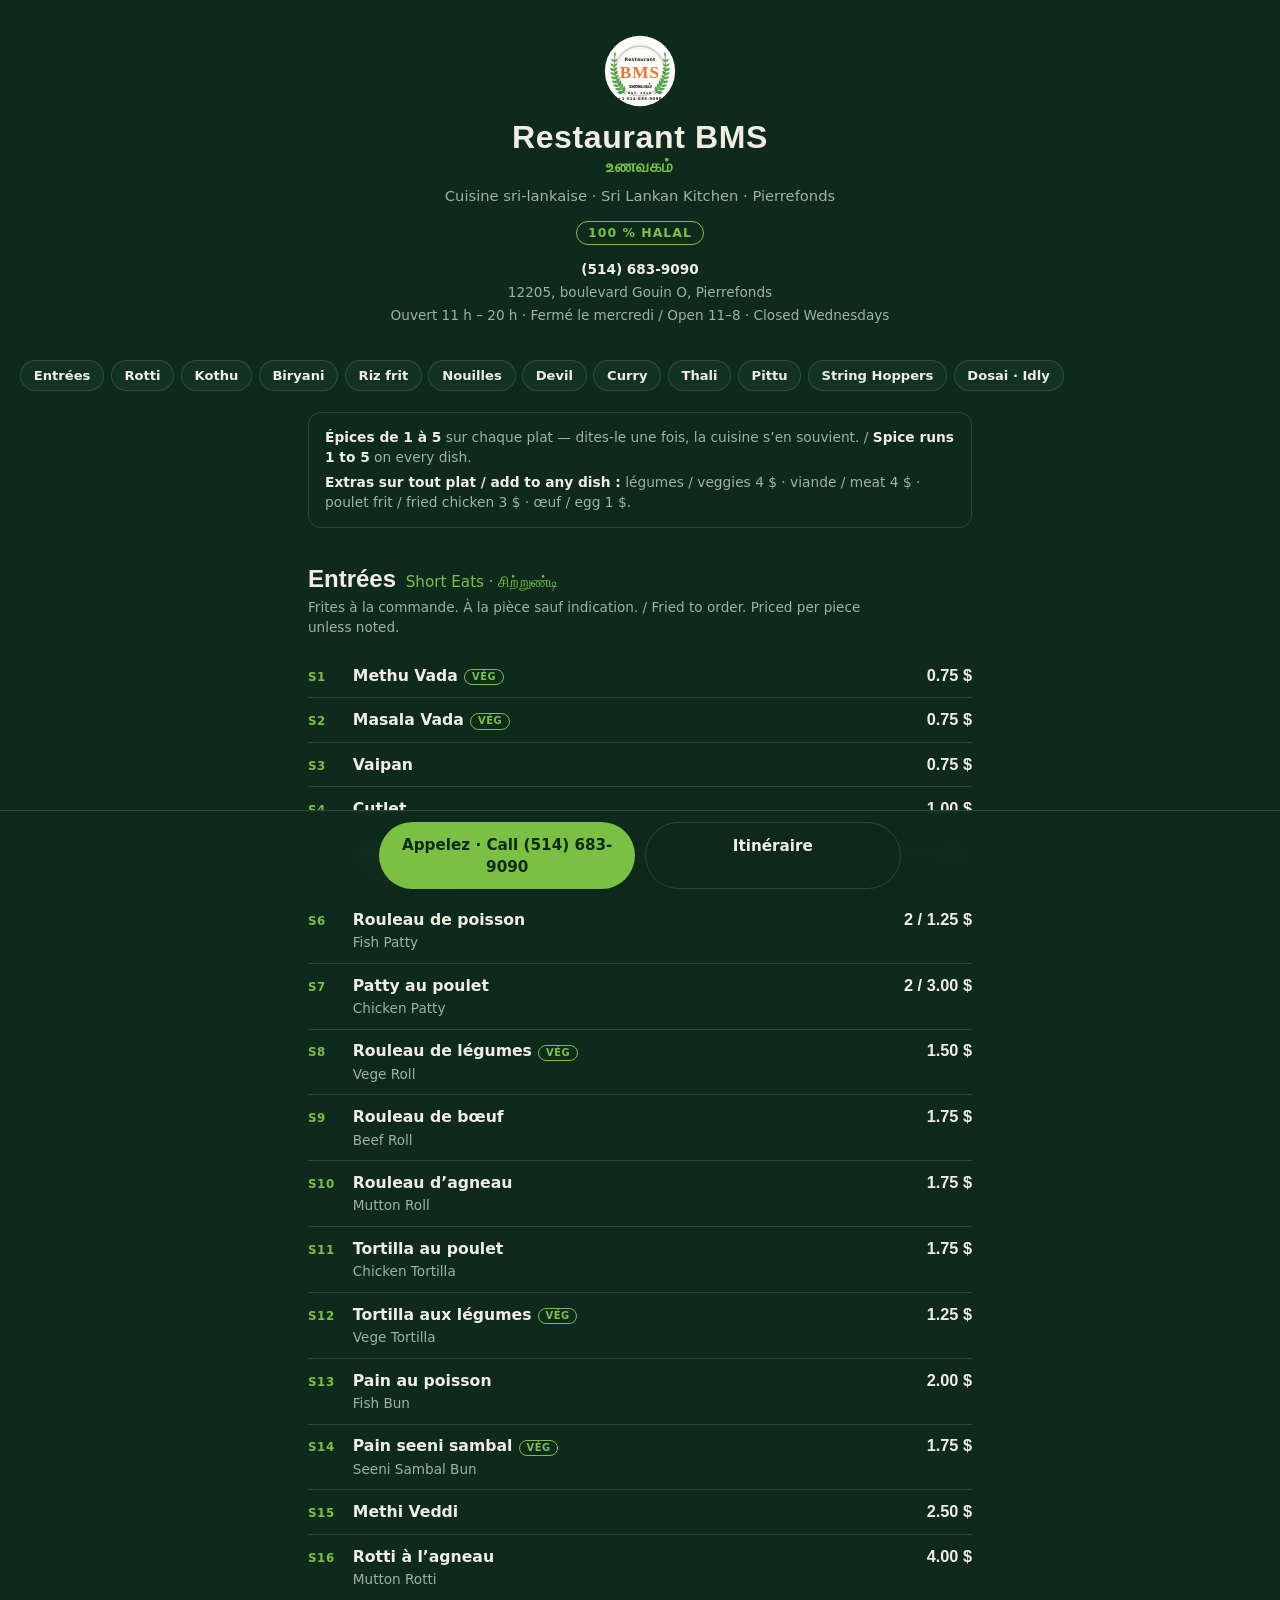
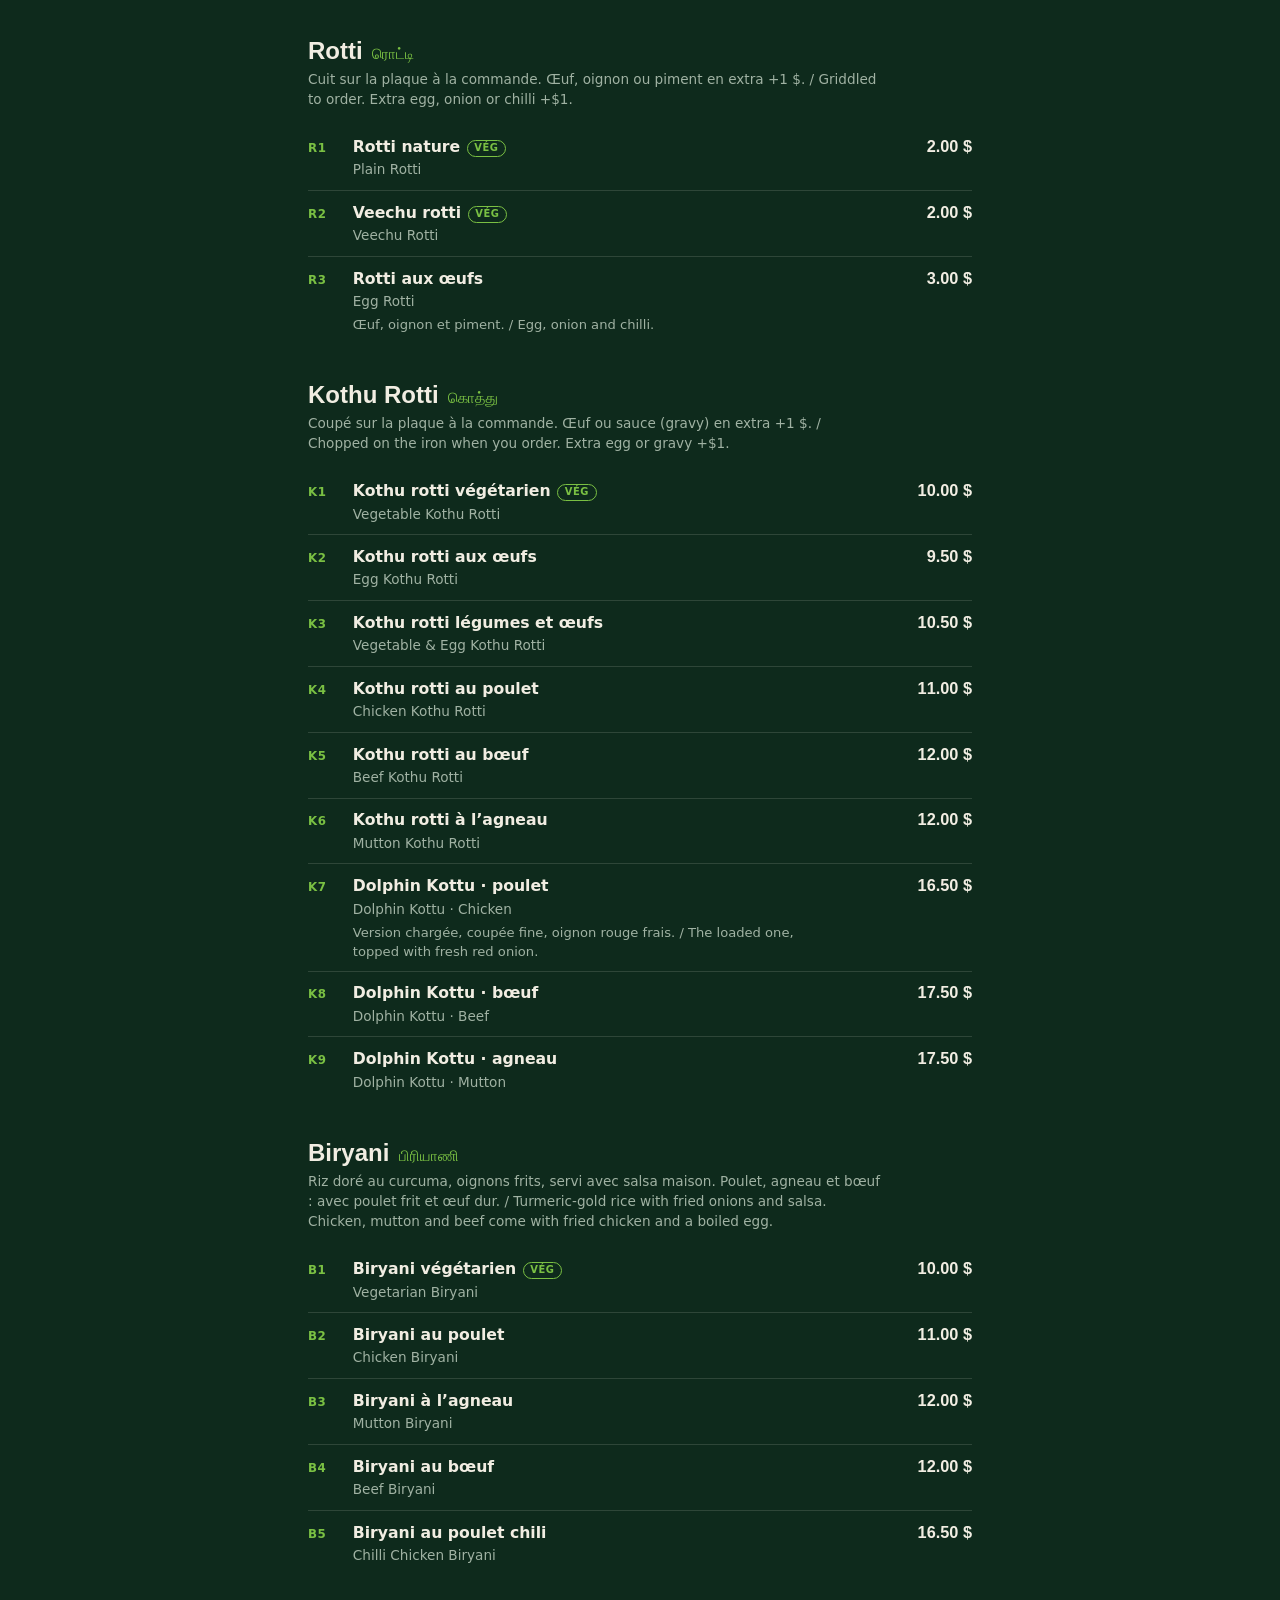
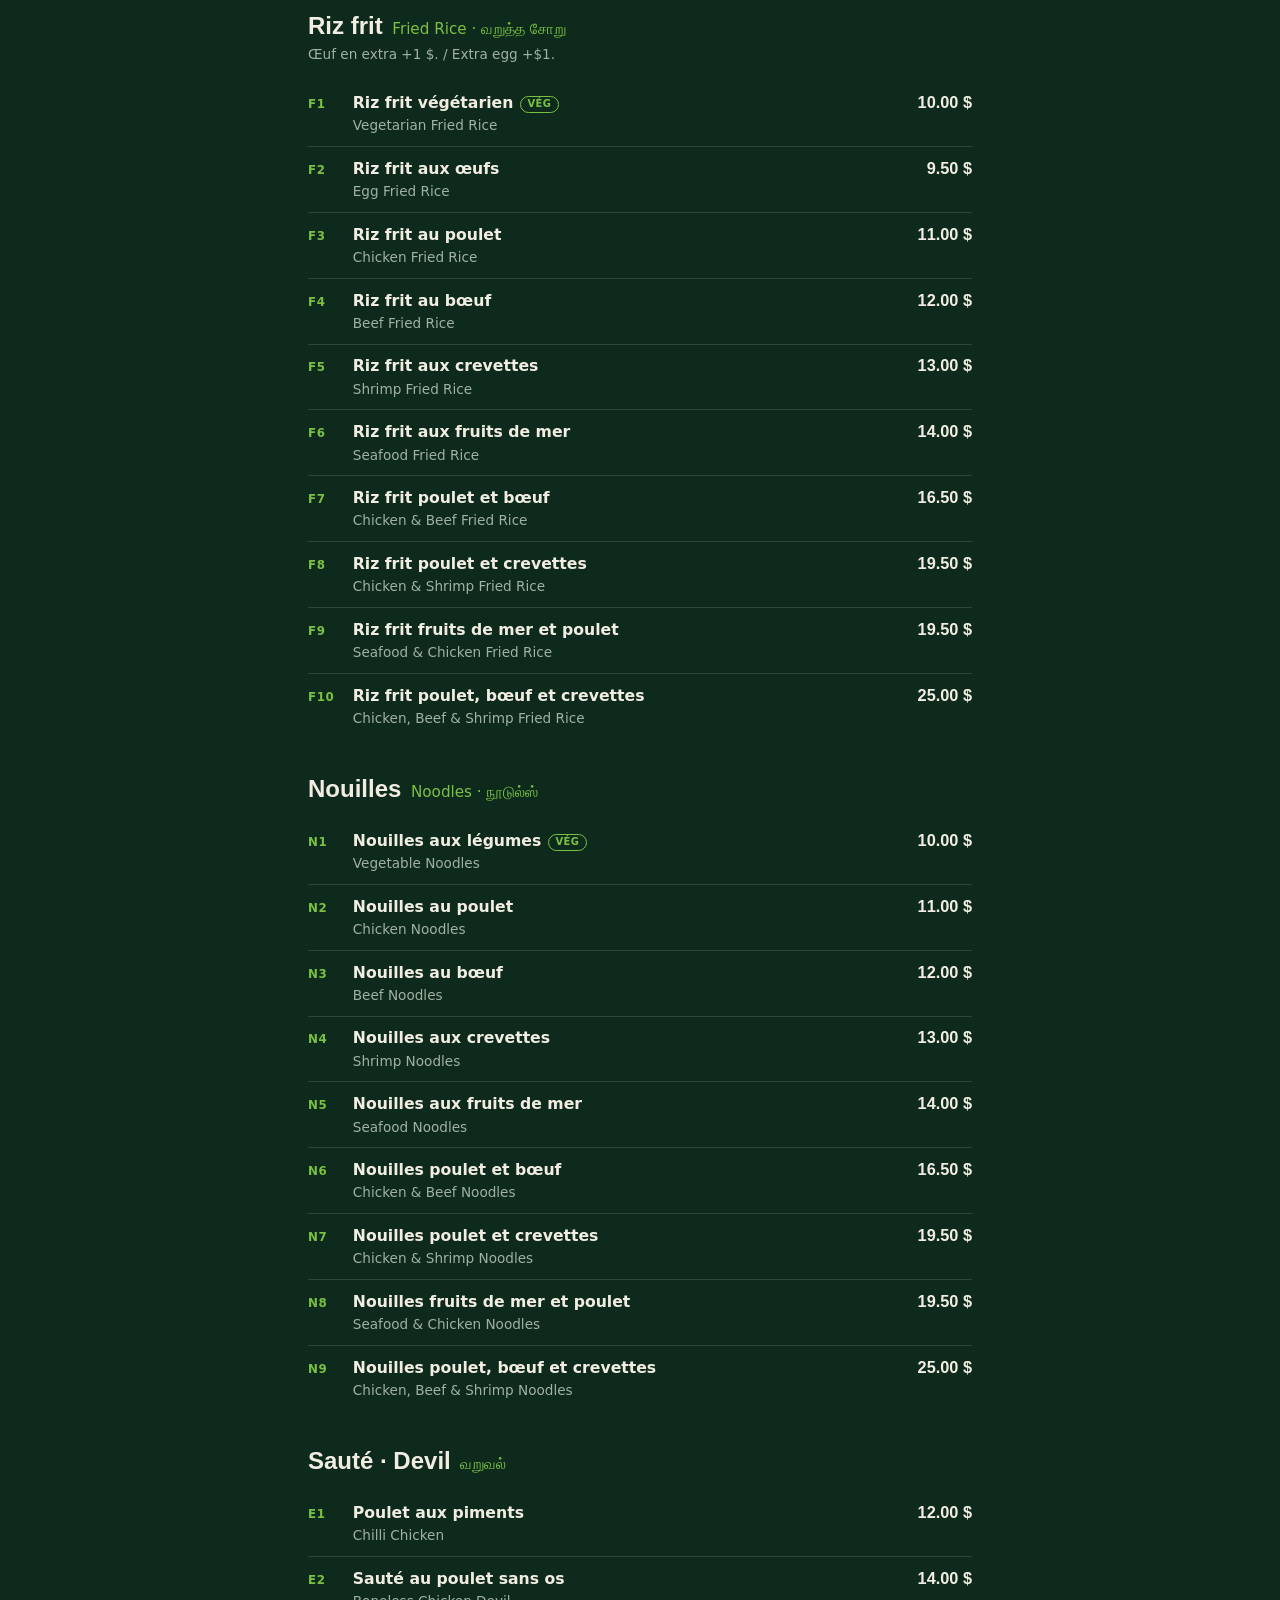
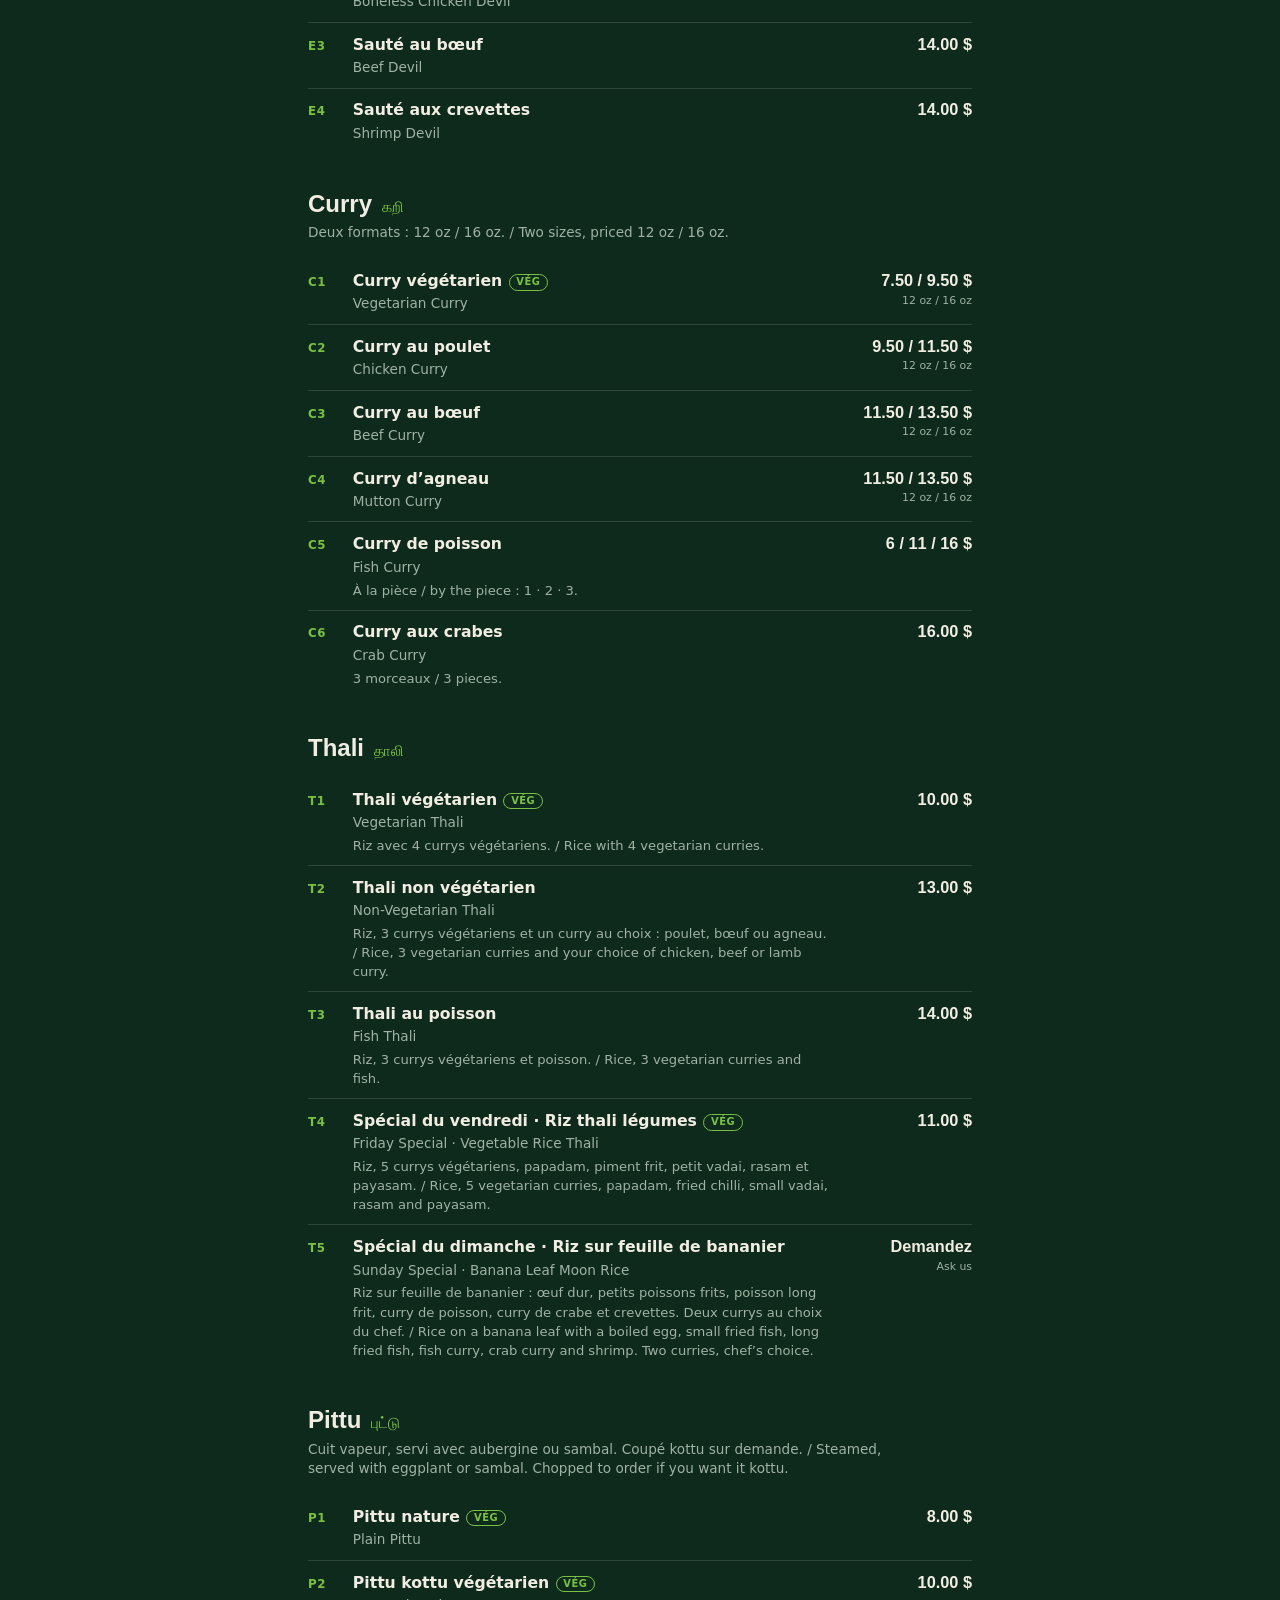
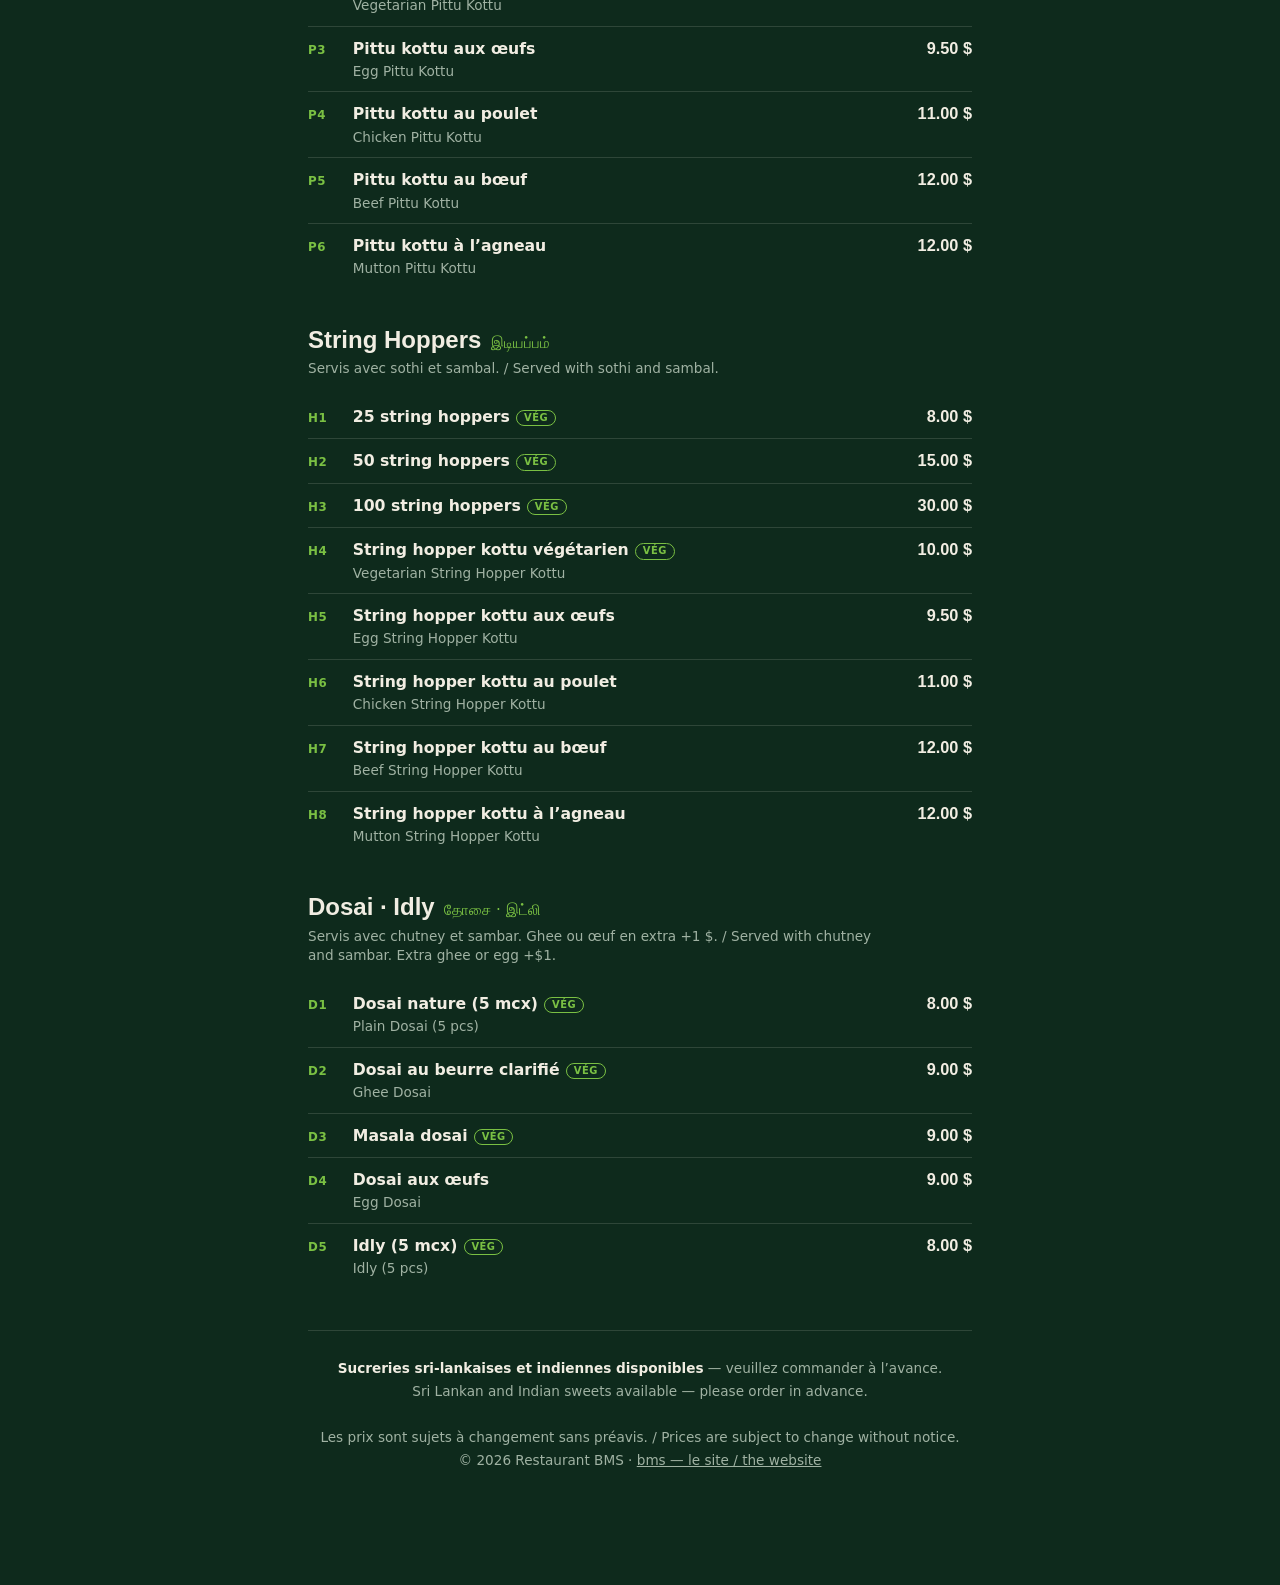
<file: menu-qr.html>
<!DOCTYPE html>
<html lang="fr">
<head>
<meta charset="UTF-8">
<meta name="viewport" content="width=device-width, initial-scale=1.0">
<title>Menu · Restaurant BMS</title>
<meta name="description" content="Menu du Restaurant BMS, cuisine sri-lankaise halal à Pierrefonds. Kothu rotti, biryani, riz frit, curry, pittu, string hoppers, dosai. (514) 683-9090.">
<meta name="robots" content="noindex">
<meta name="theme-color" content="#0e2a1c">
<link rel="icon" type="image/svg+xml" href="img/logo.svg?v=51">
<link rel="preconnect" href="https://api.fontshare.com" crossorigin>
<link href="https://api.fontshare.com/v2/css?f[]=clash-display@500,600,700&f[]=satoshi@400,500,700&display=swap" rel="stylesheet">
<style>
  :root{
    --ink:#0e2a1c; --moss:#123321; --bone:#f1ede2; --dim:#a0b2a3;
    --brand:#7ac043; --line:rgba(241,237,226,.14);
    --fd:'Clash Display','Avenir Next Condensed',sans-serif;
    --fb:'Satoshi',system-ui,sans-serif;
  }
  *{margin:0;padding:0;box-sizing:border-box}
  html{scroll-behavior:smooth}
  body{background:var(--ink);color:var(--bone);font-family:var(--fb);font-size:1rem;line-height:1.45;-webkit-font-smoothing:antialiased}
  .wrap{max-width:44rem;margin-inline:auto;padding-inline:1.25rem}

  /* header */
  header{text-align:center;padding:2.2rem 1.25rem 1.4rem}
  header img{width:72px;height:72px;display:block;margin:0 auto .8rem}
  .mark{font-family:var(--fd);font-weight:700;font-size:2rem;letter-spacing:.02em;line-height:1.1}
  .tamil{display:block;color:var(--brand);font-size:1.05rem;margin-top:.15rem}
  .tag{color:var(--dim);font-size:.92rem;margin-top:.55rem}
  .meta{color:var(--dim);font-size:.85rem;margin-top:.8rem;line-height:1.7}
  .meta a{color:var(--bone);text-decoration:none;font-weight:700}
  .halal{display:inline-block;border:1px solid var(--brand);color:var(--brand);border-radius:99px;padding:.15rem .7rem;font-size:.78rem;font-weight:700;letter-spacing:.08em;text-transform:uppercase;margin-top:.9rem}

  /* chip nav */
  nav{position:sticky;top:0;z-index:5;background:linear-gradient(var(--ink) 78%,rgba(14,42,28,0));padding:.6rem 0 .9rem}
  nav .row{display:flex;gap:.4rem;overflow-x:auto;padding-inline:1.25rem;scrollbar-width:none;-webkit-overflow-scrolling:touch}
  nav .row::-webkit-scrollbar{display:none}
  nav a{flex:0 0 auto;color:var(--bone);text-decoration:none;font-size:.82rem;font-weight:700;border:1px solid var(--line);border-radius:99px;padding:.34rem .8rem;background:var(--moss)}
  nav a:active{background:var(--brand);color:var(--ink)}

  /* global notes */
  .notes{border:1px solid var(--line);border-radius:.8rem;padding:.9rem 1rem;font-size:.86rem;color:var(--dim);margin-top:.4rem}
  .notes b{color:var(--bone)}
  .notes p+p{margin-top:.35rem}

  /* sections */
  section{padding-top:2.3rem}
  h2{font-family:var(--fd);font-weight:600;font-size:1.5rem;line-height:1.15;display:flex;align-items:baseline;gap:.6rem;flex-wrap:wrap}
  h2 small{font-family:var(--fb);font-weight:500;color:var(--brand);font-size:.95rem}
  .note{color:var(--dim);font-size:.85rem;margin-top:.35rem;max-width:36rem}
  ul{list-style:none;margin-top:1rem}
  li{display:grid;grid-template-columns:2.2rem 1fr auto;gap:.6rem;align-items:baseline;padding:.62rem 0;border-bottom:1px solid var(--line)}
  li:last-child{border-bottom:0}
  .c{color:var(--brand);font-size:.74rem;font-weight:700;letter-spacing:.05em}
  .n{font-weight:700;font-size:.98rem}
  .n em{display:block;font-style:normal;font-weight:400;color:var(--dim);font-size:.85rem;margin-top:.1rem}
  .n .d{display:block;font-weight:400;color:var(--dim);font-size:.82rem;margin-top:.2rem;max-width:30rem}
  .p{font-family:var(--fd);font-weight:600;font-size:1.02rem;white-space:nowrap;text-align:right}
  .p small{display:block;font-family:var(--fb);font-weight:500;color:var(--dim);font-size:.68rem}
  .v{font-style:normal;display:inline-block;vertical-align:.08em;margin-left:.4rem;border:1px solid var(--brand);color:var(--brand);border-radius:99px;padding:0 .42rem;font-size:.62rem;font-weight:700;letter-spacing:.05em;text-transform:uppercase}

  /* footer */
  .fin{margin-top:2.6rem;border-top:1px solid var(--line);padding:1.6rem 0 7rem;color:var(--dim);font-size:.85rem;text-align:center;line-height:1.7}
  .fin b{color:var(--bone)}

  /* call bar */
  .bar{position:fixed;left:0;right:0;bottom:0;z-index:6;display:flex;gap:.6rem;justify-content:center;padding:.7rem 1rem calc(.7rem + env(safe-area-inset-bottom));background:rgba(14,42,28,.92);backdrop-filter:blur(8px);border-top:1px solid var(--line)}
  .bar a{flex:1;max-width:16rem;text-align:center;text-decoration:none;font-weight:700;font-size:.95rem;border-radius:99px;padding:.7rem 1rem}
  .bar .call{background:var(--brand);color:var(--ink)}
  .bar .map{border:1px solid var(--line);color:var(--bone)}
</style>
</head>
<body>

<header>
  <img src="img/logo.svg?v=51" alt="">
  <div class="mark">Restaurant BMS<span class="tamil" lang="ta">உணவகம்</span></div>
  <p class="tag">Cuisine sri-lankaise · Sri Lankan Kitchen · Pierrefonds</p>
  <span class="halal">100 % Halal</span>
  <p class="meta">
    <a href="tel:+15146839090">(514) 683-9090</a><br>
    12205, boulevard Gouin O, Pierrefonds<br>
    Ouvert 11 h – 20 h · Fermé le mercredi / Open 11–8 · Closed Wednesdays
  </p>
</header>

<nav aria-label="Sections">
  <div class="row">
    <a href="#entrees">Entrées</a>
    <a href="#rotti">Rotti</a>
    <a href="#kothu">Kothu</a>
    <a href="#biryani">Biryani</a>
    <a href="#riz">Riz frit</a>
    <a href="#nouilles">Nouilles</a>
    <a href="#devil">Devil</a>
    <a href="#curry">Curry</a>
    <a href="#thali">Thali</a>
    <a href="#pittu">Pittu</a>
    <a href="#hoppers">String Hoppers</a>
    <a href="#dosai">Dosai · Idly</a>
  </div>
</nav>

<main class="wrap">

<div class="notes">
  <p><b>Épices de 1 à 5</b> sur chaque plat — dites-le une fois, la cuisine s’en souvient. / <b>Spice runs 1 to 5</b> on every dish.</p>
  <p><b>Extras sur tout plat / add to any dish :</b> légumes / veggies 4 $ · viande / meat 4 $ · poulet frit / fried chicken 3 $ · œuf / egg 1 $.</p>
</div>

<section id="entrees">
  <h2>Entrées <small>Short Eats · சிற்றுண்டி</small></h2>
  <p class="note">Frites à la commande. À la pièce sauf indication. / Fried to order. Priced per piece unless noted.</p>
  <ul>
    <li><span class="c">S1</span><span class="n">Methu Vada<i class="v">vég</i></span><span class="p">0.75 $</span></li>
    <li><span class="c">S2</span><span class="n">Masala Vada<i class="v">vég</i></span><span class="p">0.75 $</span></li>
    <li><span class="c">S3</span><span class="n">Vaipan</span><span class="p">0.75 $</span></li>
    <li><span class="c">S4</span><span class="n">Cutlet</span><span class="p">1.00 $</span></li>
    <li><span class="c">S5</span><span class="n">Patty aux légumes<i class="v">vég</i><em>Vegetable Patty</em></span><span class="p">3 / 1.50 $</span></li>
    <li><span class="c">S6</span><span class="n">Rouleau de poisson<em>Fish Patty</em></span><span class="p">2 / 1.25 $</span></li>
    <li><span class="c">S7</span><span class="n">Patty au poulet<em>Chicken Patty</em></span><span class="p">2 / 3.00 $</span></li>
    <li><span class="c">S8</span><span class="n">Rouleau de légumes<i class="v">vég</i><em>Vege Roll</em></span><span class="p">1.50 $</span></li>
    <li><span class="c">S9</span><span class="n">Rouleau de bœuf<em>Beef Roll</em></span><span class="p">1.75 $</span></li>
    <li><span class="c">S10</span><span class="n">Rouleau d’agneau<em>Mutton Roll</em></span><span class="p">1.75 $</span></li>
    <li><span class="c">S11</span><span class="n">Tortilla au poulet<em>Chicken Tortilla</em></span><span class="p">1.75 $</span></li>
    <li><span class="c">S12</span><span class="n">Tortilla aux légumes<i class="v">vég</i><em>Vege Tortilla</em></span><span class="p">1.25 $</span></li>
    <li><span class="c">S13</span><span class="n">Pain au poisson<em>Fish Bun</em></span><span class="p">2.00 $</span></li>
    <li><span class="c">S14</span><span class="n">Pain seeni sambal<i class="v">vég</i><em>Seeni Sambal Bun</em></span><span class="p">1.75 $</span></li>
    <li><span class="c">S15</span><span class="n">Methi Veddi</span><span class="p">2.50 $</span></li>
    <li><span class="c">S16</span><span class="n">Rotti à l’agneau<em>Mutton Rotti</em></span><span class="p">4.00 $</span></li>
  </ul>
</section>

<section id="rotti">
  <h2>Rotti <small>ரொட்டி</small></h2>
  <p class="note">Cuit sur la plaque à la commande. Œuf, oignon ou piment en extra +1 $. / Griddled to order. Extra egg, onion or chilli +$1.</p>
  <ul>
    <li><span class="c">R1</span><span class="n">Rotti nature<i class="v">vég</i><em>Plain Rotti</em></span><span class="p">2.00 $</span></li>
    <li><span class="c">R2</span><span class="n">Veechu rotti<i class="v">vég</i><em>Veechu Rotti</em></span><span class="p">2.00 $</span></li>
    <li><span class="c">R3</span><span class="n">Rotti aux œufs<em>Egg Rotti</em><span class="d">Œuf, oignon et piment. / Egg, onion and chilli.</span></span><span class="p">3.00 $</span></li>
  </ul>
</section>

<section id="kothu">
  <h2>Kothu Rotti <small>கொத்து</small></h2>
  <p class="note">Coupé sur la plaque à la commande. Œuf ou sauce (gravy) en extra +1 $. / Chopped on the iron when you order. Extra egg or gravy +$1.</p>
  <ul>
    <li><span class="c">K1</span><span class="n">Kothu rotti végétarien<i class="v">vég</i><em>Vegetable Kothu Rotti</em></span><span class="p">10.00 $</span></li>
    <li><span class="c">K2</span><span class="n">Kothu rotti aux œufs<em>Egg Kothu Rotti</em></span><span class="p">9.50 $</span></li>
    <li><span class="c">K3</span><span class="n">Kothu rotti légumes et œufs<em>Vegetable &amp; Egg Kothu Rotti</em></span><span class="p">10.50 $</span></li>
    <li><span class="c">K4</span><span class="n">Kothu rotti au poulet<em>Chicken Kothu Rotti</em></span><span class="p">11.00 $</span></li>
    <li><span class="c">K5</span><span class="n">Kothu rotti au bœuf<em>Beef Kothu Rotti</em></span><span class="p">12.00 $</span></li>
    <li><span class="c">K6</span><span class="n">Kothu rotti à l’agneau<em>Mutton Kothu Rotti</em></span><span class="p">12.00 $</span></li>
    <li><span class="c">K7</span><span class="n">Dolphin Kottu · poulet<em>Dolphin Kottu · Chicken</em><span class="d">Version chargée, coupée fine, oignon rouge frais. / The loaded one, topped with fresh red onion.</span></span><span class="p">16.50 $</span></li>
    <li><span class="c">K8</span><span class="n">Dolphin Kottu · bœuf<em>Dolphin Kottu · Beef</em></span><span class="p">17.50 $</span></li>
    <li><span class="c">K9</span><span class="n">Dolphin Kottu · agneau<em>Dolphin Kottu · Mutton</em></span><span class="p">17.50 $</span></li>
  </ul>
</section>

<section id="biryani">
  <h2>Biryani <small>பிரியாணி</small></h2>
  <p class="note">Riz doré au curcuma, oignons frits, servi avec salsa maison. Poulet, agneau et bœuf : avec poulet frit et œuf dur. / Turmeric-gold rice with fried onions and salsa. Chicken, mutton and beef come with fried chicken and a boiled egg.</p>
  <ul>
    <li><span class="c">B1</span><span class="n">Biryani végétarien<i class="v">vég</i><em>Vegetarian Biryani</em></span><span class="p">10.00 $</span></li>
    <li><span class="c">B2</span><span class="n">Biryani au poulet<em>Chicken Biryani</em></span><span class="p">11.00 $</span></li>
    <li><span class="c">B3</span><span class="n">Biryani à l’agneau<em>Mutton Biryani</em></span><span class="p">12.00 $</span></li>
    <li><span class="c">B4</span><span class="n">Biryani au bœuf<em>Beef Biryani</em></span><span class="p">12.00 $</span></li>
    <li><span class="c">B5</span><span class="n">Biryani au poulet chili<em>Chilli Chicken Biryani</em></span><span class="p">16.50 $</span></li>
  </ul>
</section>

<section id="riz">
  <h2>Riz frit <small>Fried Rice · வறுத்த சோறு</small></h2>
  <p class="note">Œuf en extra +1 $. / Extra egg +$1.</p>
  <ul>
    <li><span class="c">F1</span><span class="n">Riz frit végétarien<i class="v">vég</i><em>Vegetarian Fried Rice</em></span><span class="p">10.00 $</span></li>
    <li><span class="c">F2</span><span class="n">Riz frit aux œufs<em>Egg Fried Rice</em></span><span class="p">9.50 $</span></li>
    <li><span class="c">F3</span><span class="n">Riz frit au poulet<em>Chicken Fried Rice</em></span><span class="p">11.00 $</span></li>
    <li><span class="c">F4</span><span class="n">Riz frit au bœuf<em>Beef Fried Rice</em></span><span class="p">12.00 $</span></li>
    <li><span class="c">F5</span><span class="n">Riz frit aux crevettes<em>Shrimp Fried Rice</em></span><span class="p">13.00 $</span></li>
    <li><span class="c">F6</span><span class="n">Riz frit aux fruits de mer<em>Seafood Fried Rice</em></span><span class="p">14.00 $</span></li>
    <li><span class="c">F7</span><span class="n">Riz frit poulet et bœuf<em>Chicken &amp; Beef Fried Rice</em></span><span class="p">16.50 $</span></li>
    <li><span class="c">F8</span><span class="n">Riz frit poulet et crevettes<em>Chicken &amp; Shrimp Fried Rice</em></span><span class="p">19.50 $</span></li>
    <li><span class="c">F9</span><span class="n">Riz frit fruits de mer et poulet<em>Seafood &amp; Chicken Fried Rice</em></span><span class="p">19.50 $</span></li>
    <li><span class="c">F10</span><span class="n">Riz frit poulet, bœuf et crevettes<em>Chicken, Beef &amp; Shrimp Fried Rice</em></span><span class="p">25.00 $</span></li>
  </ul>
</section>

<section id="nouilles">
  <h2>Nouilles <small>Noodles · நூடுல்ஸ்</small></h2>
  <ul>
    <li><span class="c">N1</span><span class="n">Nouilles aux légumes<i class="v">vég</i><em>Vegetable Noodles</em></span><span class="p">10.00 $</span></li>
    <li><span class="c">N2</span><span class="n">Nouilles au poulet<em>Chicken Noodles</em></span><span class="p">11.00 $</span></li>
    <li><span class="c">N3</span><span class="n">Nouilles au bœuf<em>Beef Noodles</em></span><span class="p">12.00 $</span></li>
    <li><span class="c">N4</span><span class="n">Nouilles aux crevettes<em>Shrimp Noodles</em></span><span class="p">13.00 $</span></li>
    <li><span class="c">N5</span><span class="n">Nouilles aux fruits de mer<em>Seafood Noodles</em></span><span class="p">14.00 $</span></li>
    <li><span class="c">N6</span><span class="n">Nouilles poulet et bœuf<em>Chicken &amp; Beef Noodles</em></span><span class="p">16.50 $</span></li>
    <li><span class="c">N7</span><span class="n">Nouilles poulet et crevettes<em>Chicken &amp; Shrimp Noodles</em></span><span class="p">19.50 $</span></li>
    <li><span class="c">N8</span><span class="n">Nouilles fruits de mer et poulet<em>Seafood &amp; Chicken Noodles</em></span><span class="p">19.50 $</span></li>
    <li><span class="c">N9</span><span class="n">Nouilles poulet, bœuf et crevettes<em>Chicken, Beef &amp; Shrimp Noodles</em></span><span class="p">25.00 $</span></li>
  </ul>
</section>

<section id="devil">
  <h2>Sauté · Devil <small>வறுவல்</small></h2>
  <ul>
    <li><span class="c">E1</span><span class="n">Poulet aux piments<em>Chilli Chicken</em></span><span class="p">12.00 $</span></li>
    <li><span class="c">E2</span><span class="n">Sauté au poulet sans os<em>Boneless Chicken Devil</em></span><span class="p">14.00 $</span></li>
    <li><span class="c">E3</span><span class="n">Sauté au bœuf<em>Beef Devil</em></span><span class="p">14.00 $</span></li>
    <li><span class="c">E4</span><span class="n">Sauté aux crevettes<em>Shrimp Devil</em></span><span class="p">14.00 $</span></li>
  </ul>
</section>

<section id="curry">
  <h2>Curry <small>கறி</small></h2>
  <p class="note">Deux formats : 12 oz / 16 oz. / Two sizes, priced 12 oz / 16 oz.</p>
  <ul>
    <li><span class="c">C1</span><span class="n">Curry végétarien<i class="v">vég</i><em>Vegetarian Curry</em></span><span class="p">7.50 / 9.50 $<small>12 oz / 16 oz</small></span></li>
    <li><span class="c">C2</span><span class="n">Curry au poulet<em>Chicken Curry</em></span><span class="p">9.50 / 11.50 $<small>12 oz / 16 oz</small></span></li>
    <li><span class="c">C3</span><span class="n">Curry au bœuf<em>Beef Curry</em></span><span class="p">11.50 / 13.50 $<small>12 oz / 16 oz</small></span></li>
    <li><span class="c">C4</span><span class="n">Curry d’agneau<em>Mutton Curry</em></span><span class="p">11.50 / 13.50 $<small>12 oz / 16 oz</small></span></li>
    <li><span class="c">C5</span><span class="n">Curry de poisson<em>Fish Curry</em><span class="d">À la pièce / by the piece : 1 · 2 · 3.</span></span><span class="p">6 / 11 / 16 $</span></li>
    <li><span class="c">C6</span><span class="n">Curry aux crabes<em>Crab Curry</em><span class="d">3 morceaux / 3 pieces.</span></span><span class="p">16.00 $</span></li>
  </ul>
</section>

<section id="thali">
  <h2>Thali <small>தாலி</small></h2>
  <ul>
    <li><span class="c">T1</span><span class="n">Thali végétarien<i class="v">vég</i><em>Vegetarian Thali</em><span class="d">Riz avec 4 currys végétariens. / Rice with 4 vegetarian curries.</span></span><span class="p">10.00 $</span></li>
    <li><span class="c">T2</span><span class="n">Thali non végétarien<em>Non-Vegetarian Thali</em><span class="d">Riz, 3 currys végétariens et un curry au choix : poulet, bœuf ou agneau. / Rice, 3 vegetarian curries and your choice of chicken, beef or lamb curry.</span></span><span class="p">13.00 $</span></li>
    <li><span class="c">T3</span><span class="n">Thali au poisson<em>Fish Thali</em><span class="d">Riz, 3 currys végétariens et poisson. / Rice, 3 vegetarian curries and fish.</span></span><span class="p">14.00 $</span></li>
    <li><span class="c">T4</span><span class="n">Spécial du vendredi · Riz thali légumes<i class="v">vég</i><em>Friday Special · Vegetable Rice Thali</em><span class="d">Riz, 5 currys végétariens, papadam, piment frit, petit vadai, rasam et payasam. / Rice, 5 vegetarian curries, papadam, fried chilli, small vadai, rasam and payasam.</span></span><span class="p">11.00 $</span></li>
    <li><span class="c">T5</span><span class="n">Spécial du dimanche · Riz sur feuille de bananier<em>Sunday Special · Banana Leaf Moon Rice</em><span class="d">Riz sur feuille de bananier : œuf dur, petits poissons frits, poisson long frit, curry de poisson, curry de crabe et crevettes. Deux currys au choix du chef. / Rice on a banana leaf with a boiled egg, small fried fish, long fried fish, fish curry, crab curry and shrimp. Two curries, chef’s choice.</span></span><span class="p">Demandez<small>Ask us</small></span></li>
  </ul>
</section>

<section id="pittu">
  <h2>Pittu <small>புட்டு</small></h2>
  <p class="note">Cuit vapeur, servi avec aubergine ou sambal. Coupé kottu sur demande. / Steamed, served with eggplant or sambal. Chopped to order if you want it kottu.</p>
  <ul>
    <li><span class="c">P1</span><span class="n">Pittu nature<i class="v">vég</i><em>Plain Pittu</em></span><span class="p">8.00 $</span></li>
    <li><span class="c">P2</span><span class="n">Pittu kottu végétarien<i class="v">vég</i><em>Vegetarian Pittu Kottu</em></span><span class="p">10.00 $</span></li>
    <li><span class="c">P3</span><span class="n">Pittu kottu aux œufs<em>Egg Pittu Kottu</em></span><span class="p">9.50 $</span></li>
    <li><span class="c">P4</span><span class="n">Pittu kottu au poulet<em>Chicken Pittu Kottu</em></span><span class="p">11.00 $</span></li>
    <li><span class="c">P5</span><span class="n">Pittu kottu au bœuf<em>Beef Pittu Kottu</em></span><span class="p">12.00 $</span></li>
    <li><span class="c">P6</span><span class="n">Pittu kottu à l’agneau<em>Mutton Pittu Kottu</em></span><span class="p">12.00 $</span></li>
  </ul>
</section>

<section id="hoppers">
  <h2>String Hoppers <small>இடியப்பம்</small></h2>
  <p class="note">Servis avec sothi et sambal. / Served with sothi and sambal.</p>
  <ul>
    <li><span class="c">H1</span><span class="n">25 string hoppers<i class="v">vég</i></span><span class="p">8.00 $</span></li>
    <li><span class="c">H2</span><span class="n">50 string hoppers<i class="v">vég</i></span><span class="p">15.00 $</span></li>
    <li><span class="c">H3</span><span class="n">100 string hoppers<i class="v">vég</i></span><span class="p">30.00 $</span></li>
    <li><span class="c">H4</span><span class="n">String hopper kottu végétarien<i class="v">vég</i><em>Vegetarian String Hopper Kottu</em></span><span class="p">10.00 $</span></li>
    <li><span class="c">H5</span><span class="n">String hopper kottu aux œufs<em>Egg String Hopper Kottu</em></span><span class="p">9.50 $</span></li>
    <li><span class="c">H6</span><span class="n">String hopper kottu au poulet<em>Chicken String Hopper Kottu</em></span><span class="p">11.00 $</span></li>
    <li><span class="c">H7</span><span class="n">String hopper kottu au bœuf<em>Beef String Hopper Kottu</em></span><span class="p">12.00 $</span></li>
    <li><span class="c">H8</span><span class="n">String hopper kottu à l’agneau<em>Mutton String Hopper Kottu</em></span><span class="p">12.00 $</span></li>
  </ul>
</section>

<section id="dosai">
  <h2>Dosai · Idly <small>தோசை · இட்லி</small></h2>
  <p class="note">Servis avec chutney et sambar. Ghee ou œuf en extra +1 $. / Served with chutney and sambar. Extra ghee or egg +$1.</p>
  <ul>
    <li><span class="c">D1</span><span class="n">Dosai nature (5 mcx)<i class="v">vég</i><em>Plain Dosai (5 pcs)</em></span><span class="p">8.00 $</span></li>
    <li><span class="c">D2</span><span class="n">Dosai au beurre clarifié<i class="v">vég</i><em>Ghee Dosai</em></span><span class="p">9.00 $</span></li>
    <li><span class="c">D3</span><span class="n">Masala dosai<i class="v">vég</i></span><span class="p">9.00 $</span></li>
    <li><span class="c">D4</span><span class="n">Dosai aux œufs<em>Egg Dosai</em></span><span class="p">9.00 $</span></li>
    <li><span class="c">D5</span><span class="n">Idly (5 mcx)<i class="v">vég</i><em>Idly (5 pcs)</em></span><span class="p">8.00 $</span></li>
  </ul>
</section>

<p class="fin">
  <b>Sucreries sri-lankaises et indiennes disponibles</b> — veuillez commander à l’avance.<br>
  Sri Lankan and Indian sweets available — please order in advance.<br><br>
  Les prix sont sujets à changement sans préavis. / Prices are subject to change without notice.<br>
  © 2026 Restaurant BMS · <a href="index.html" style="color:var(--dim)">bms — le site / the website</a>
</p>

</main>

<div class="bar">
  <a class="call" href="tel:+15146839090">Appelez · Call (514) 683-9090</a>
  <a class="map" href="https://maps.google.com/?q=12205+Boulevard+Gouin+O,+Pierrefonds,+QC+H8Z+1V9" target="_blank" rel="noopener">Itinéraire</a>
</div>

</body>
</html>
</file>
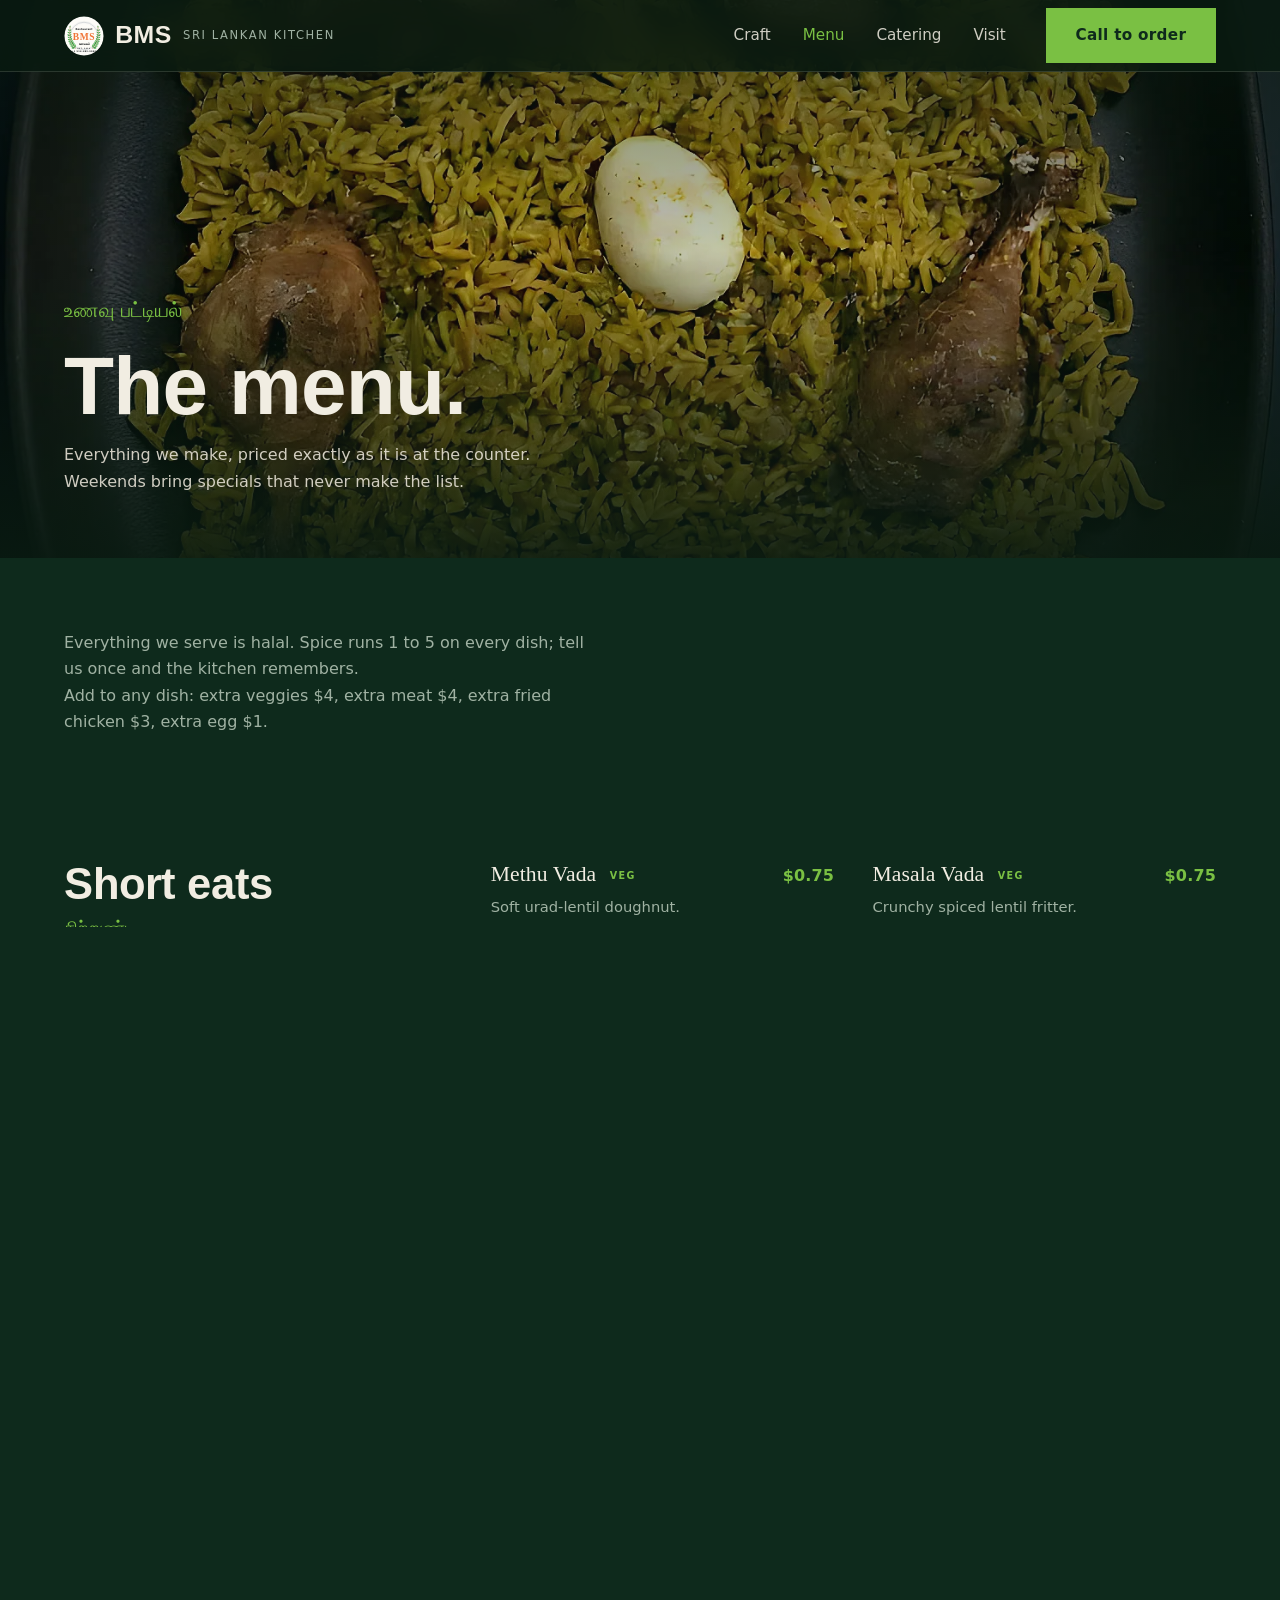
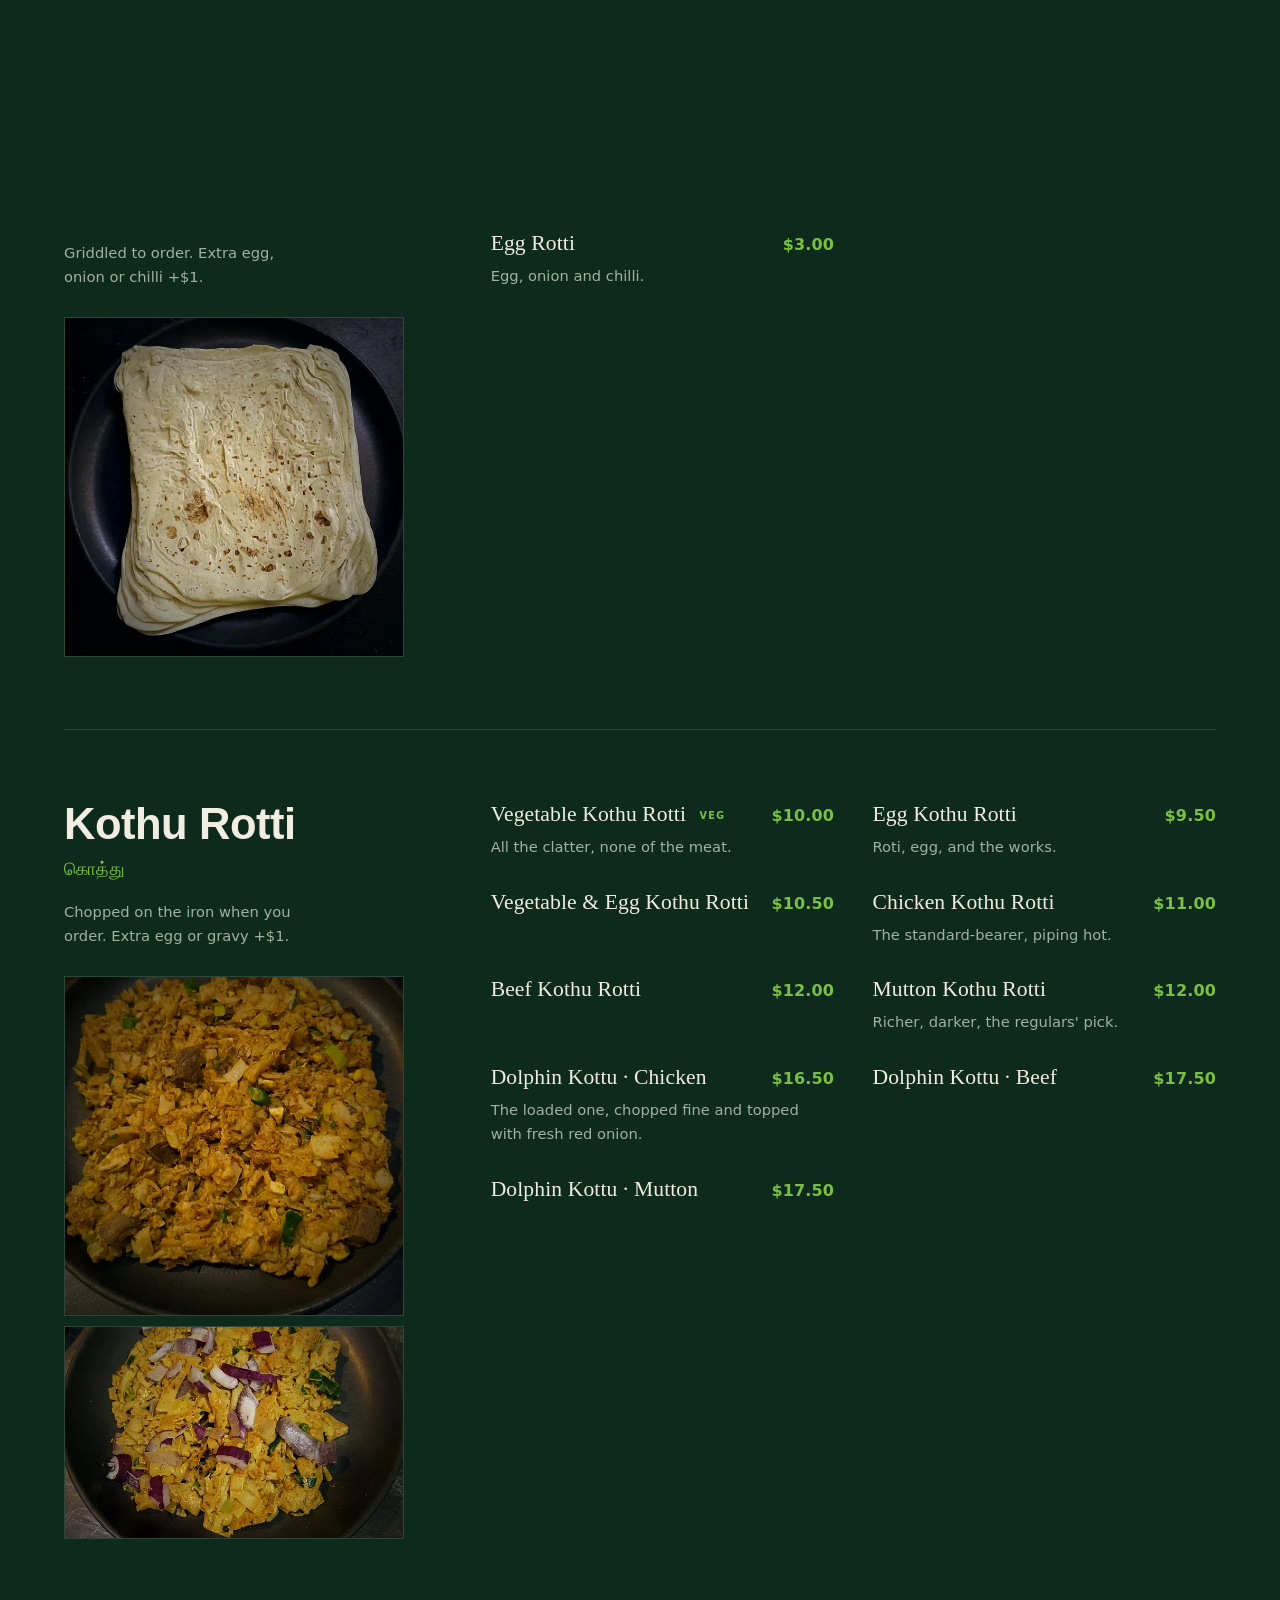
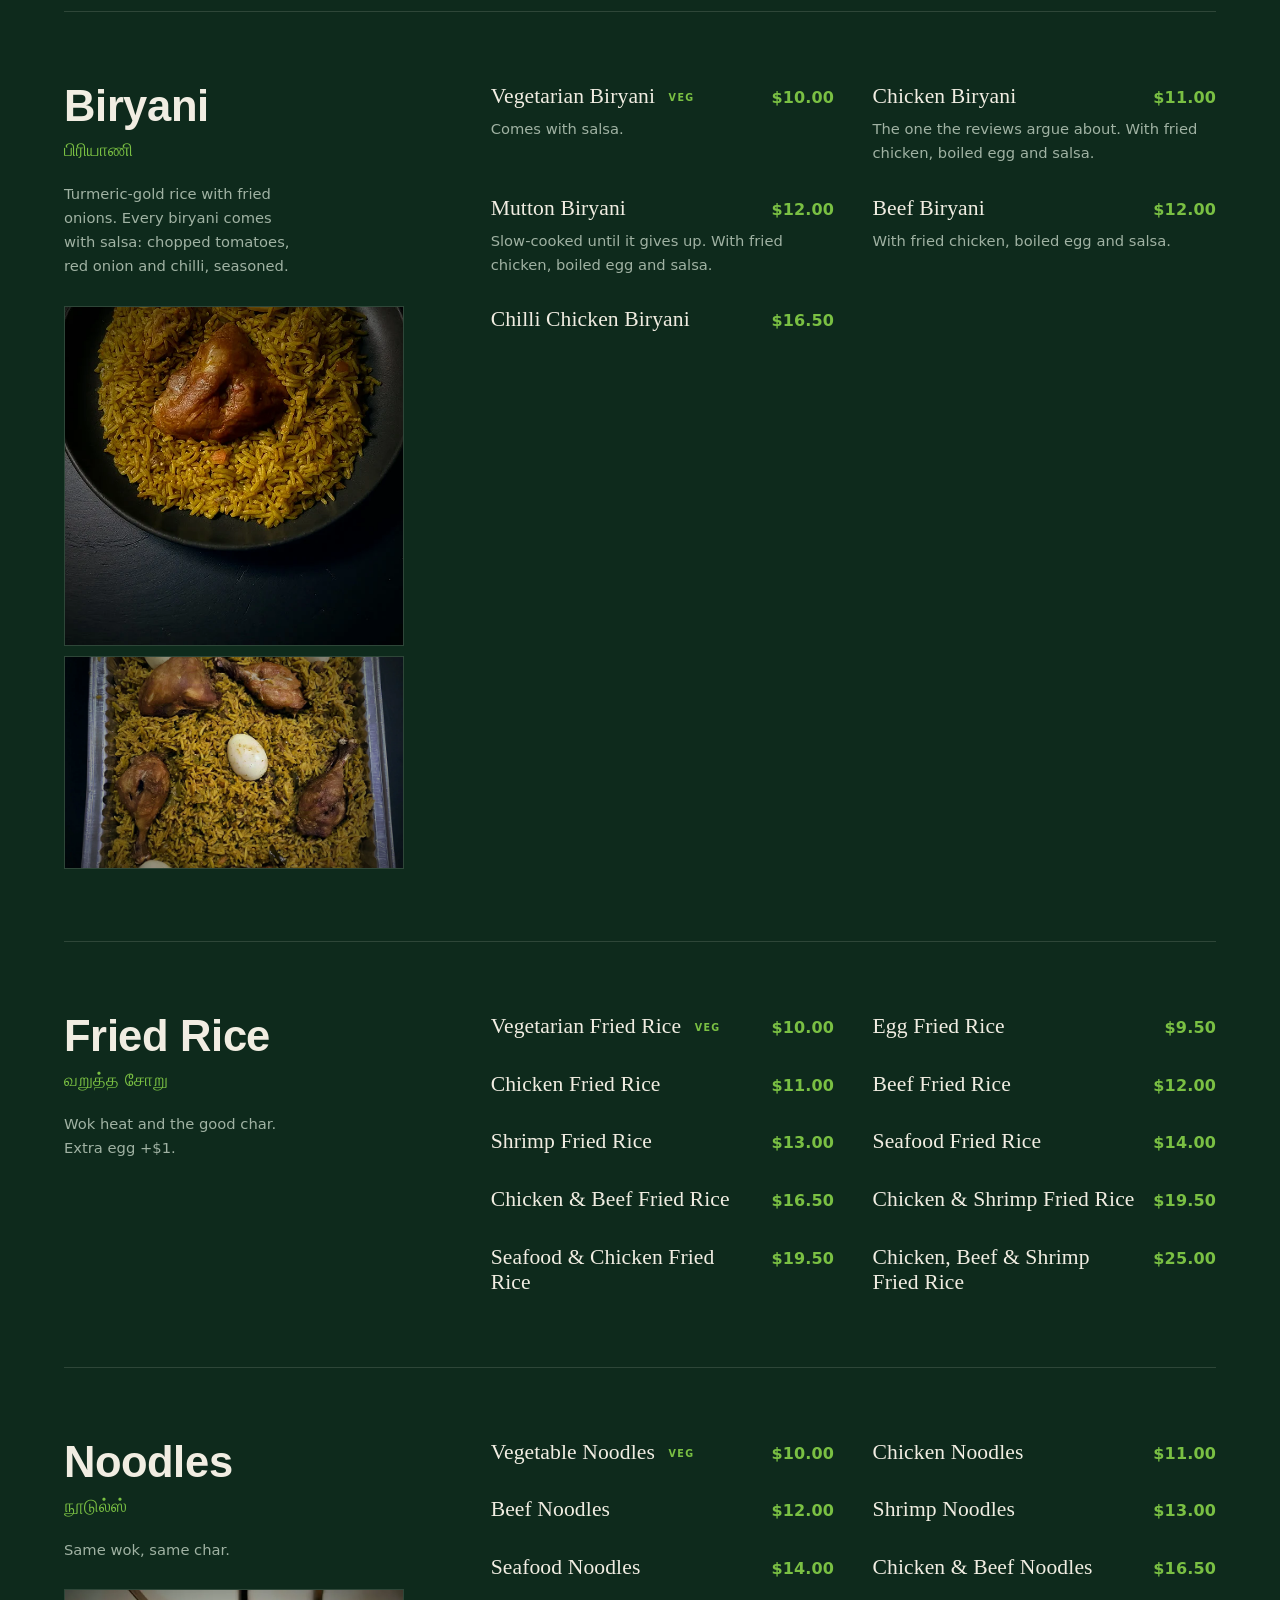
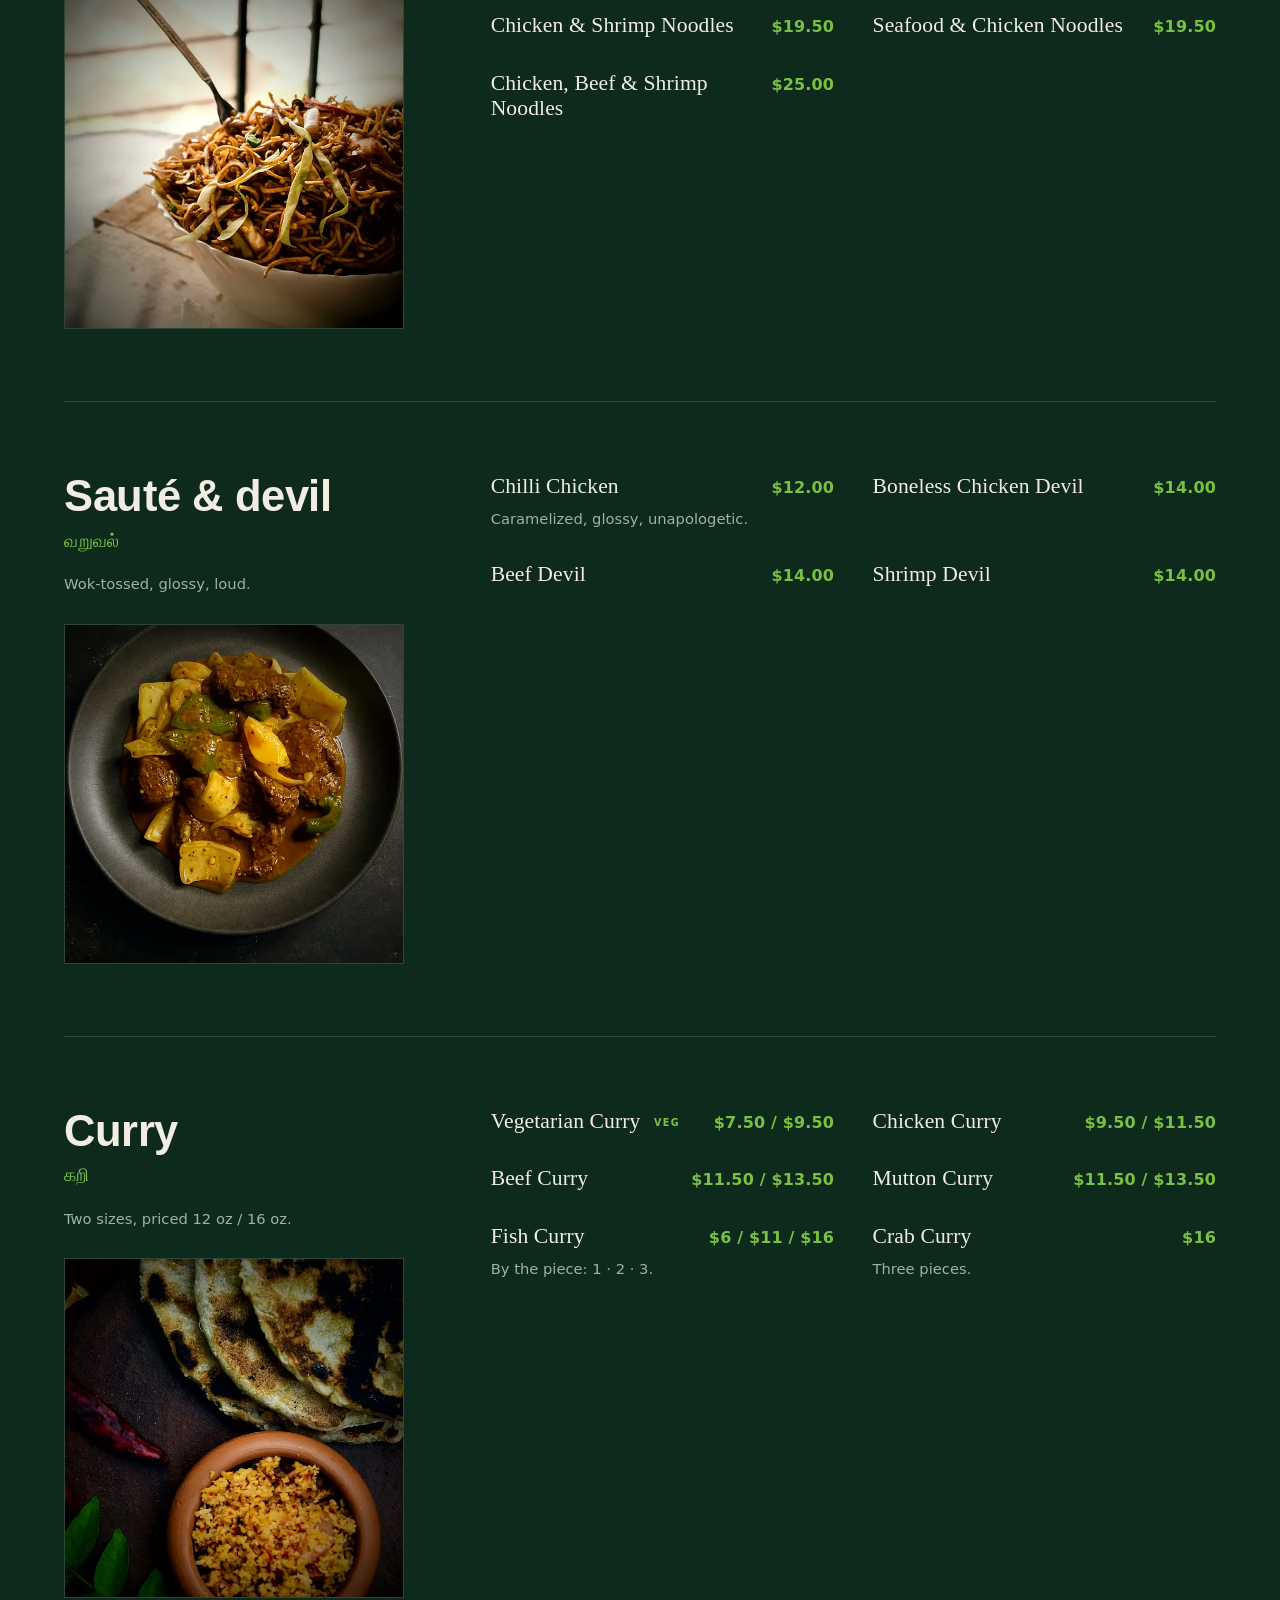
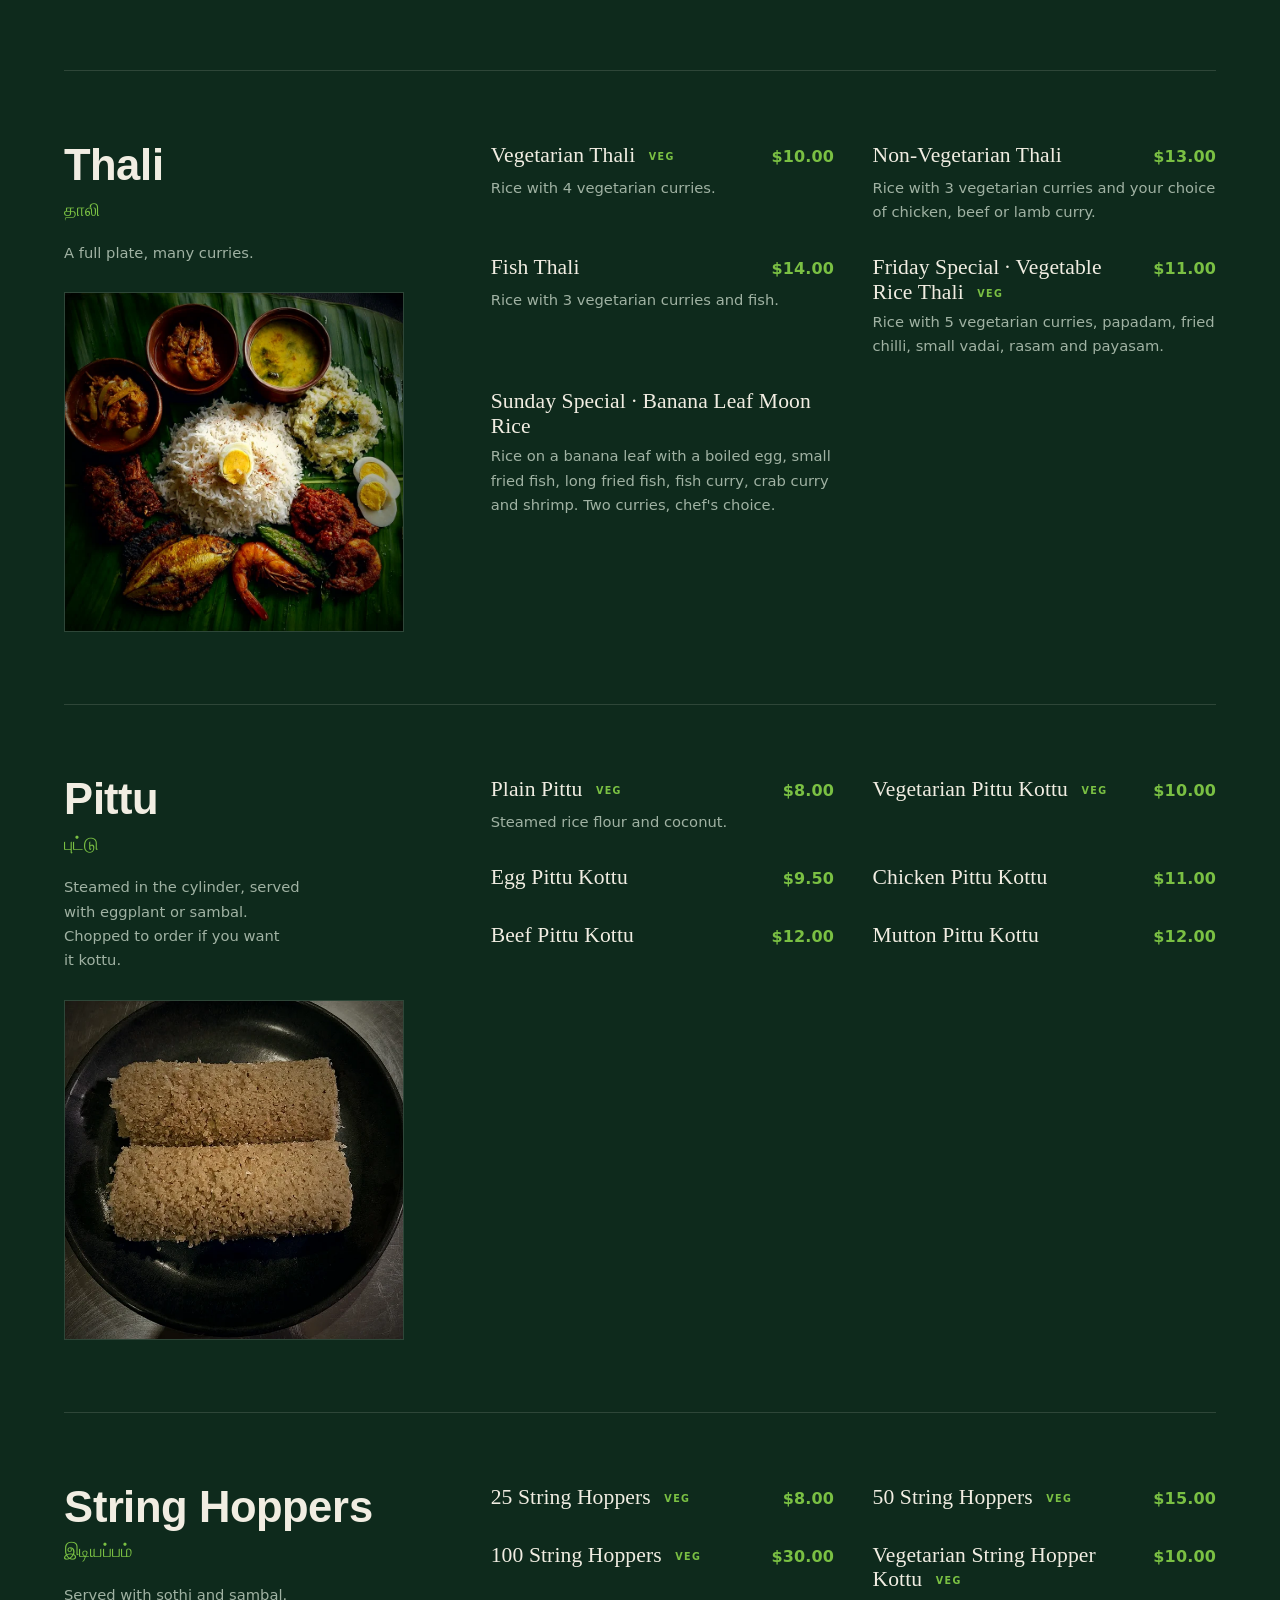
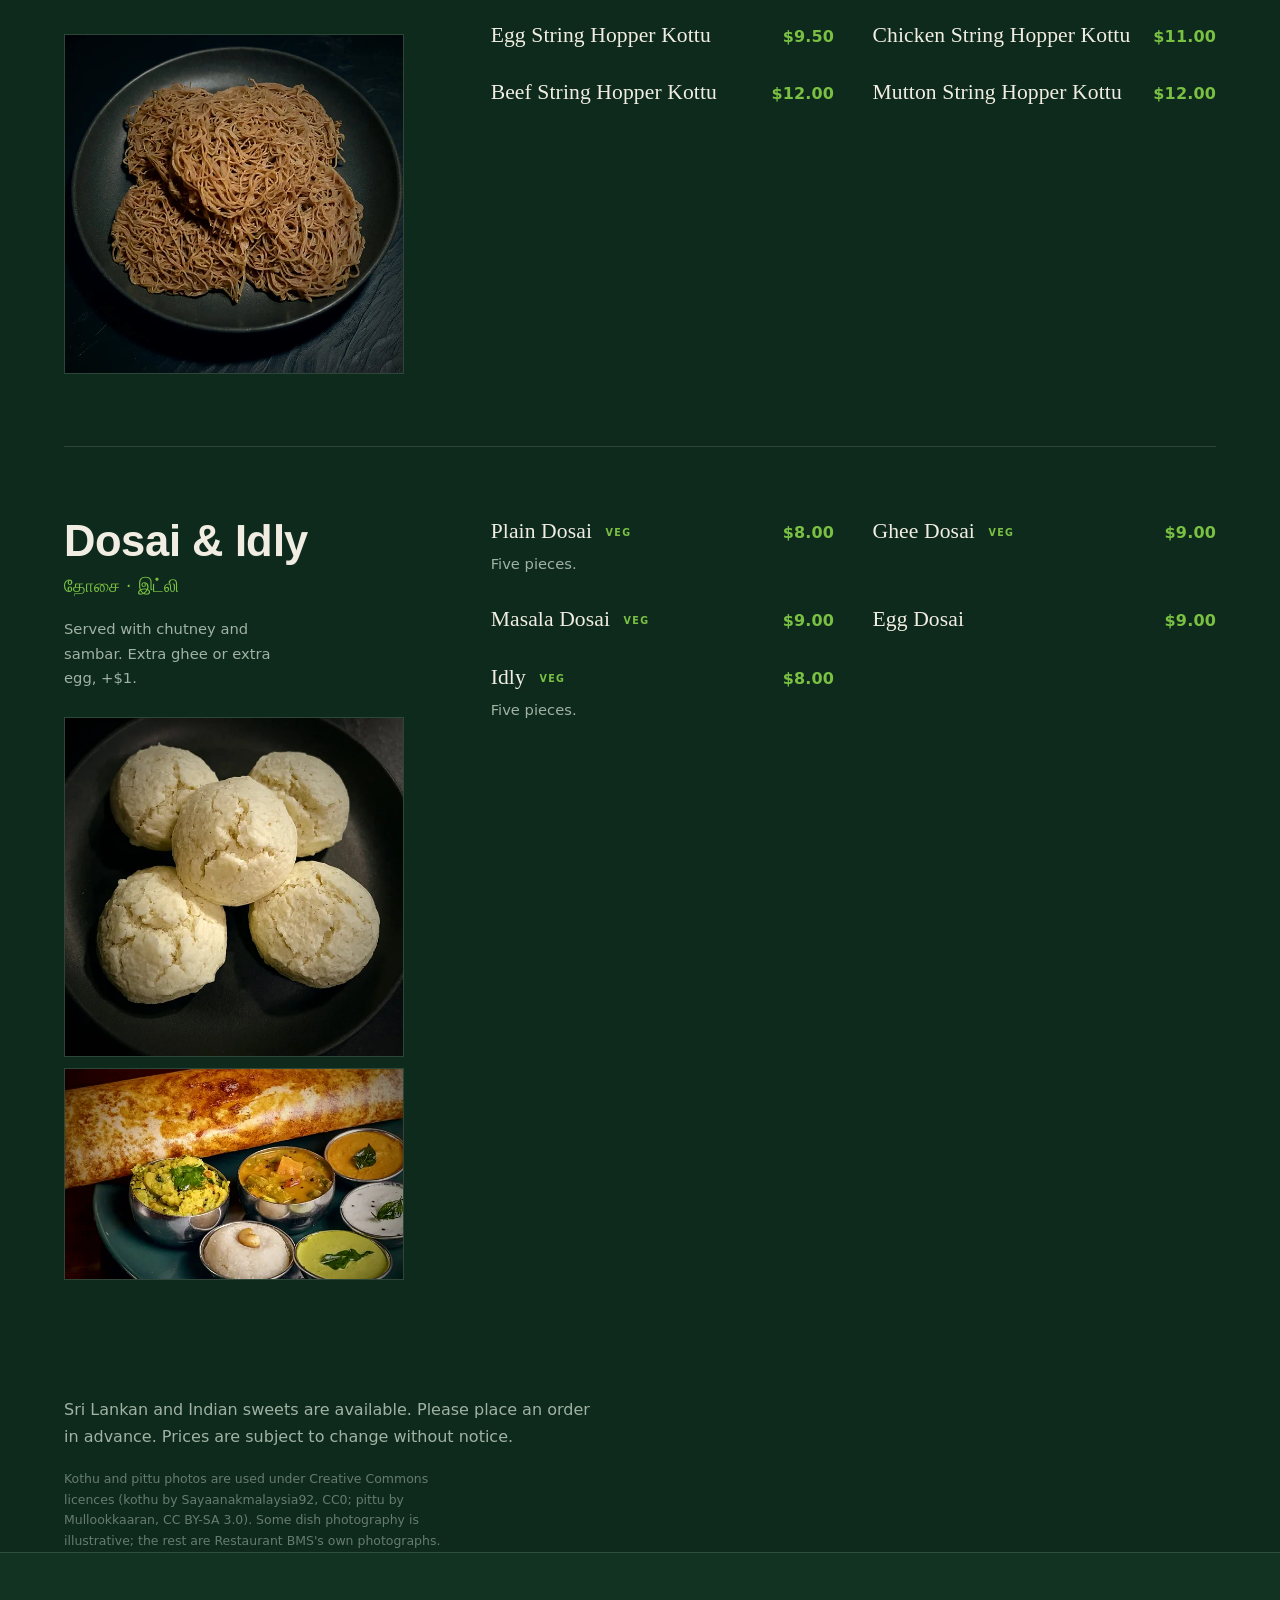
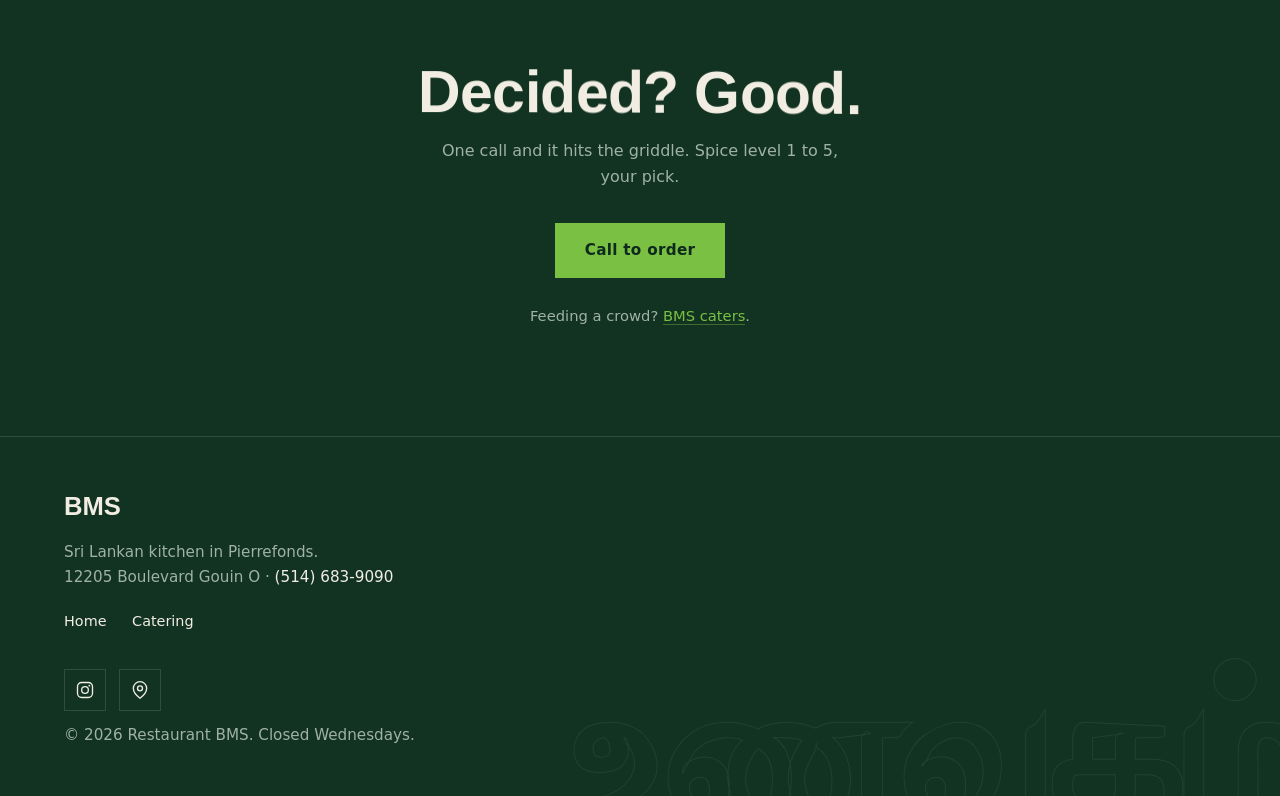
<file: menu.html>
<!DOCTYPE html>
<html lang="en">
<head>
<meta charset="UTF-8">
<meta name="viewport" content="width=device-width, initial-scale=1.0">
<title>The Menu · Restaurant BMS, Pierrefonds</title>
<meta name="description" content="The BMS halal menu with prices: kothu rotti, biryani, fried rice, noodles, devil, curry and thali. Halal Sri Lankan takeout in Pierrefonds. (514) 683-9090.">
<meta name="theme-color" content="#0e2a1c">
<meta property="og:title" content="The Menu · Restaurant BMS">
<meta property="og:description" content="Kothu, biryani, hoppers, short eats. Call (514) 683-9090 to order.">
<meta property="og:type" content="website">
<meta property="og:image" content="img/hero-counter.jpg">
<script>try{if(sessionStorage.getItem('bmsWipe'))document.documentElement.classList.add('wipe-in')}catch(e){}</script>
<link rel="icon" type="image/svg+xml" href="img/logo.svg?v=52">
<link rel="preconnect" href="https://api.fontshare.com" crossorigin>
<link href="https://api.fontshare.com/v2/css?f[]=clash-display@500,600,700&f[]=satoshi@400,500,700&f[]=zodiak@400,401,500&display=swap" rel="stylesheet">
<link rel="stylesheet" href="styles.css?v=52">
</head>
<body>

<a class="skip" href="#shorteats">Skip to menu</a>

<div class="scroll-progress" aria-hidden="true"></div>

<header class="nav solid" id="nav">
  <a class="nav-brand" href="index.html" aria-label="Restaurant BMS, home">
    <img class="nav-logo" src="img/logo.svg?v=52" alt="" width="40" height="40">
    <span class="nav-mark">BMS</span>
    <span class="nav-sub">Sri Lankan Kitchen</span>
  </a>
  <nav class="nav-links" aria-label="Primary">
    <a href="index.html#craft">Craft</a>
    <a class="active" href="menu.html">Menu</a>
    <a href="catering.html">Catering</a>
    <a href="index.html#visit">Visit</a>
  </nav>
  <div class="nav-cta">
    <a class="btn btn-solid" href="tel:+15146839090">Call to order</a>
  </div>
  <button class="nav-burger" id="burger" aria-label="Open menu" aria-expanded="false" aria-controls="mobilemenu">
    <span></span><span></span>
  </button>
</header>

<div class="mobile-menu" id="mobilemenu" hidden>
  <nav aria-label="Mobile">
    <a href="index.html#craft">Craft</a>
    <a href="menu.html">Menu</a>
    <a href="catering.html">Catering</a>
    <a href="index.html#visit">Visit</a>
    <a class="btn btn-solid" href="tel:+15146839090">Call to order</a>
  </nav>
</div>

<main>

<section class="page-hero">
  <div class="ph-bg" aria-hidden="true">
    <img src="img/hero-menu.webp?v=52" alt="" fetchpriority="high">
    <div class="ph-scrim"></div>
  </div>
  <div class="wrap ph-inner">
    <span class="ph-tamil reveal-load" style="--d:.05s" lang="ta">உணவு பட்டியல்</span>
    <h1 class="reveal-load" style="--d:.15s">The menu.</h1>
    <p class="ph-lede reveal-load" style="--d:.3s">Everything we make, priced exactly as it is at the counter. Weekends bring specials that never make the list.</p>
  </div>
</section>

<div class="wrap" style="padding-block: clamp(3rem, 8vh, 5rem) 0;">
  <p class="menu-note reveal">Everything we serve is halal. Spice runs 1 to 5 on every dish; tell us once and the kitchen remembers.</p>
  <p class="menu-note reveal" style="--d:.08s">Add to any dish: extra veggies $4, extra meat $4, extra fried chicken $3, extra egg $1.</p>
</div>

<section class="wrap" id="shorteats" style="padding-top: clamp(2.5rem, 6vh, 4rem);">

  <div class="menu-cat">
    <div class="mc-head">
      <h2 class="rm"><span>Short eats</span></h2>
      <span class="mc-tamil" lang="ta">சிற்றுண்டி</span>
      <p class="mc-note">Fried to order. Priced per piece unless noted.</p>
      <div class="mc-shots reveal">
        <img class="mc-shot mc-shot--lead" src="img/cat-shorteats.webp?v=52" alt="A plate of methu vadai fresh from the fryer at Restaurant BMS" loading="lazy">
        <img class="mc-shot mc-shot--wide" src="img/cat2-shorteats.webp?v=52" alt="Masala vadai stacked on a steel plate" loading="lazy">
      </div>
    </div>
    <div class="mi-grid">
      <div class="mi reveal"><div class="mi-top"><span class="mi-name">Methu Vada <span class="mi-tag">veg</span></span><span class="mi-price">$0.75</span></div><p>Soft urad-lentil doughnut.</p></div>
      <div class="mi reveal" style="--d:.04s"><div class="mi-top"><span class="mi-name">Masala Vada <span class="mi-tag">veg</span></span><span class="mi-price">$0.75</span></div><p>Crunchy spiced lentil fritter.</p></div>
      <div class="mi reveal" style="--d:.05s"><div class="mi-top"><span class="mi-name">Vaipan</span><span class="mi-price">$0.75</span></div></div>
      <div class="mi reveal" style="--d:.06s"><div class="mi-top"><span class="mi-name">Cutlet</span><span class="mi-price">$1.00</span></div></div>
      <div class="mi reveal" style="--d:.08s"><div class="mi-top"><span class="mi-name">Vegetable Patty <span class="mi-tag">veg</span></span><span class="mi-price">3 for $1.50</span></div><p>Flaky pastry, spiced veg.</p></div>
      <div class="mi reveal" style="--d:.12s"><div class="mi-top"><span class="mi-name">Fish Patty</span><span class="mi-price">2 for $1.25</span></div><p>Flaky pastry, spiced fish.</p></div>
      <div class="mi reveal" style="--d:.16s"><div class="mi-top"><span class="mi-name">Chicken Patty</span><span class="mi-price">2 for $3.00</span></div><p>Flaky pastry, spiced chicken.</p></div>
      <div class="mi reveal" style="--d:.2s"><div class="mi-top"><span class="mi-name">Vege Roll <span class="mi-tag">veg</span></span><span class="mi-price">$1.50</span></div><p>Crumbed and fried, mixed veg.</p></div>
      <div class="mi reveal" style="--d:.24s"><div class="mi-top"><span class="mi-name">Beef Roll</span><span class="mi-price">$1.75</span></div><p>Crumbed and fried, spiced beef.</p></div>
      <div class="mi reveal" style="--d:.28s"><div class="mi-top"><span class="mi-name">Mutton Roll</span><span class="mi-price">$1.75</span></div><p>The famous one. Crumbed, golden, spiced deep.</p></div>
      <div class="mi reveal" style="--d:.32s"><div class="mi-top"><span class="mi-name">Chicken Tortilla</span><span class="mi-price">$1.75</span></div></div>
      <div class="mi reveal" style="--d:.36s"><div class="mi-top"><span class="mi-name">Vege Tortilla <span class="mi-tag">veg</span></span><span class="mi-price">$1.25</span></div></div>
      <div class="mi reveal" style="--d:.44s"><div class="mi-top"><span class="mi-name">Fish Bun</span><span class="mi-price">$2.00</span></div><p>Soft bun, spiced fish filling.</p></div>
      <div class="mi reveal" style="--d:.48s"><div class="mi-top"><span class="mi-name">Seeni Sambal Bun <span class="mi-tag">veg</span></span><span class="mi-price">$1.75</span></div><p>Sweet caramelized onion sambal.</p></div>
      <div class="mi reveal" style="--d:.52s"><div class="mi-top"><span class="mi-name">Methi Veddi</span><span class="mi-price">$2.50</span></div></div>
      <div class="mi reveal" style="--d:.56s"><div class="mi-top"><span class="mi-name">Mutton Rotti</span><span class="mi-price">$4.00</span></div><p>Flatbread folded around spiced mutton.</p></div>
    </div>
  </div>

  <div class="menu-cat">
    <div class="mc-head">
      <h2 class="rm"><span>Rotti</span></h2>
      <span class="mc-tamil" lang="ta">ரொட்டி</span>
      <p class="mc-note">Griddled to order. Extra egg, onion or chilli +$1.</p>
      <img class="mc-shot reveal" src="img/cat-rotti.webp?v=52" alt="A stack of flaky layered veechu rotti on a dark plate at Restaurant BMS" loading="lazy">
    </div>
    <div class="mi-grid">
      <div class="mi reveal"><div class="mi-top"><span class="mi-name">Plain Rotti <span class="mi-tag">veg</span></span><span class="mi-price">$2.00</span></div><p>Flaky griddled flatbread.</p></div>
      <div class="mi reveal" style="--d:.06s"><div class="mi-top"><span class="mi-name">Veechu Rotti <span class="mi-tag">veg</span></span><span class="mi-price">$2.00</span></div><p>Stretched thin, slapped on the iron.</p></div>
      <div class="mi reveal" style="--d:.12s"><div class="mi-top"><span class="mi-name">Egg Rotti</span><span class="mi-price">$3.00</span></div><p>Egg, onion and chilli.</p></div>
    </div>
  </div>

  <div class="menu-cat">
    <div class="mc-head">
      <h2 class="rm"><span>Kothu Rotti</span></h2>
      <span class="mc-tamil" lang="ta">கொத்து</span>
      <p class="mc-note">Chopped on the iron when you order. Extra egg or gravy +$1.</p>
      <div class="mc-shots reveal">
        <img class="mc-shot mc-shot--lead" src="img/cat-kothu.webp?v=52" alt="Kothu rotti, chopped roti with egg, vegetables and meat" loading="lazy">
        <img class="mc-shot mc-shot--wide" src="img/cat2-kothu.webp?v=52" alt="Kothu rotti topped with fresh red onion" loading="lazy">
      </div>
    </div>
    <div class="mi-grid">
      <div class="mi reveal"><div class="mi-top"><span class="mi-name">Vegetable Kothu Rotti <span class="mi-tag">veg</span></span><span class="mi-price">$10.00</span></div><p>All the clatter, none of the meat.</p></div>
      <div class="mi reveal" style="--d:.06s"><div class="mi-top"><span class="mi-name">Egg Kothu Rotti</span><span class="mi-price">$9.50</span></div><p>Roti, egg, and the works.</p></div>
      <div class="mi reveal" style="--d:.12s"><div class="mi-top"><span class="mi-name">Vegetable &amp; Egg Kothu Rotti</span><span class="mi-price">$10.50</span></div></div>
      <div class="mi reveal" style="--d:.18s"><div class="mi-top"><span class="mi-name">Chicken Kothu Rotti</span><span class="mi-price">$11.00</span></div><p>The standard-bearer, piping hot.</p></div>
      <div class="mi reveal" style="--d:.24s"><div class="mi-top"><span class="mi-name">Beef Kothu Rotti</span><span class="mi-price">$12.00</span></div></div>
      <div class="mi reveal" style="--d:.3s"><div class="mi-top"><span class="mi-name">Mutton Kothu Rotti</span><span class="mi-price">$12.00</span></div><p>Richer, darker, the regulars' pick.</p></div>
      <div class="mi reveal" style="--d:.36s"><div class="mi-top"><span class="mi-name">Dolphin Kottu · Chicken</span><span class="mi-price">$16.50</span></div><p>The loaded one, chopped fine and topped with fresh red onion.</p></div>
      <div class="mi reveal" style="--d:.42s"><div class="mi-top"><span class="mi-name">Dolphin Kottu · Beef</span><span class="mi-price">$17.50</span></div></div>
      <div class="mi reveal" style="--d:.48s"><div class="mi-top"><span class="mi-name">Dolphin Kottu · Mutton</span><span class="mi-price">$17.50</span></div></div>
    </div>
  </div>

  <div class="menu-cat">
    <div class="mc-head">
      <h2 class="rm"><span>Biryani</span></h2>
      <span class="mc-tamil" lang="ta">பிரியாணி</span>
      <p class="mc-note">Turmeric-gold rice with fried onions. Every biryani comes with salsa: chopped tomatoes, red onion and chilli, seasoned.</p>
      <div class="mc-shots reveal">
        <img class="mc-shot mc-shot--lead" src="img/cat-biryani.webp?v=52" alt="Chicken biryani, turmeric rice with a spiced fried piece" loading="lazy">
        <img class="mc-shot mc-shot--wide" src="img/catering-tray.webp?v=52" alt="A full tray of chicken biryani with drumsticks and boiled eggs" loading="lazy">
      </div>
    </div>
    <div class="mi-grid">
      <div class="mi reveal"><div class="mi-top"><span class="mi-name">Vegetarian Biryani <span class="mi-tag">veg</span></span><span class="mi-price">$10.00</span></div><p>Comes with salsa.</p></div>
      <div class="mi reveal" style="--d:.06s"><div class="mi-top"><span class="mi-name">Chicken Biryani</span><span class="mi-price">$11.00</span></div><p>The one the reviews argue about. With fried chicken, boiled egg and salsa.</p></div>
      <div class="mi reveal" style="--d:.12s"><div class="mi-top"><span class="mi-name">Mutton Biryani</span><span class="mi-price">$12.00</span></div><p>Slow-cooked until it gives up. With fried chicken, boiled egg and salsa.</p></div>
      <div class="mi reveal" style="--d:.18s"><div class="mi-top"><span class="mi-name">Beef Biryani</span><span class="mi-price">$12.00</span></div><p>With fried chicken, boiled egg and salsa.</p></div>
      <div class="mi reveal" style="--d:.24s"><div class="mi-top"><span class="mi-name">Chilli Chicken Biryani</span><span class="mi-price">$16.50</span></div></div>
    </div>
  </div>

  <div class="menu-cat">
    <div class="mc-head">
      <h2 class="rm"><span>Fried Rice</span></h2>
      <span class="mc-tamil" lang="ta">வறுத்த சோறு</span>
      <p class="mc-note">Wok heat and the good char. Extra egg +$1.</p>
    </div>
    <div class="mi-grid">
      <div class="mi reveal"><div class="mi-top"><span class="mi-name">Vegetarian Fried Rice <span class="mi-tag">veg</span></span><span class="mi-price">$10.00</span></div></div>
      <div class="mi reveal" style="--d:.06s"><div class="mi-top"><span class="mi-name">Egg Fried Rice</span><span class="mi-price">$9.50</span></div></div>
      <div class="mi reveal" style="--d:.12s"><div class="mi-top"><span class="mi-name">Chicken Fried Rice</span><span class="mi-price">$11.00</span></div></div>
      <div class="mi reveal" style="--d:.18s"><div class="mi-top"><span class="mi-name">Beef Fried Rice</span><span class="mi-price">$12.00</span></div></div>
      <div class="mi reveal" style="--d:.24s"><div class="mi-top"><span class="mi-name">Shrimp Fried Rice</span><span class="mi-price">$13.00</span></div></div>
      <div class="mi reveal" style="--d:.3s"><div class="mi-top"><span class="mi-name">Seafood Fried Rice</span><span class="mi-price">$14.00</span></div></div>
      <div class="mi reveal" style="--d:.36s"><div class="mi-top"><span class="mi-name">Chicken &amp; Beef Fried Rice</span><span class="mi-price">$16.50</span></div></div>
      <div class="mi reveal" style="--d:.42s"><div class="mi-top"><span class="mi-name">Chicken &amp; Shrimp Fried Rice</span><span class="mi-price">$19.50</span></div></div>
      <div class="mi reveal" style="--d:.48s"><div class="mi-top"><span class="mi-name">Seafood &amp; Chicken Fried Rice</span><span class="mi-price">$19.50</span></div></div>
      <div class="mi reveal" style="--d:.54s"><div class="mi-top"><span class="mi-name">Chicken, Beef &amp; Shrimp Fried Rice</span><span class="mi-price">$25.00</span></div></div>
    </div>
  </div>

  <div class="menu-cat">
    <div class="mc-head">
      <h2 class="rm"><span>Noodles</span></h2>
      <span class="mc-tamil" lang="ta">நூடுல்ஸ்</span>
      <p class="mc-note">Same wok, same char.</p>
      <img class="mc-shot reveal" src="img/cat-noodles.webp?v=52" alt="Wok-fried noodles tossed with shredded vegetables" loading="lazy">
    </div>
    <div class="mi-grid">
      <div class="mi reveal"><div class="mi-top"><span class="mi-name">Vegetable Noodles <span class="mi-tag">veg</span></span><span class="mi-price">$10.00</span></div></div>
      <div class="mi reveal" style="--d:.06s"><div class="mi-top"><span class="mi-name">Chicken Noodles</span><span class="mi-price">$11.00</span></div></div>
      <div class="mi reveal" style="--d:.12s"><div class="mi-top"><span class="mi-name">Beef Noodles</span><span class="mi-price">$12.00</span></div></div>
      <div class="mi reveal" style="--d:.18s"><div class="mi-top"><span class="mi-name">Shrimp Noodles</span><span class="mi-price">$13.00</span></div></div>
      <div class="mi reveal" style="--d:.24s"><div class="mi-top"><span class="mi-name">Seafood Noodles</span><span class="mi-price">$14.00</span></div></div>
      <div class="mi reveal" style="--d:.3s"><div class="mi-top"><span class="mi-name">Chicken &amp; Beef Noodles</span><span class="mi-price">$16.50</span></div></div>
      <div class="mi reveal" style="--d:.36s"><div class="mi-top"><span class="mi-name">Chicken &amp; Shrimp Noodles</span><span class="mi-price">$19.50</span></div></div>
      <div class="mi reveal" style="--d:.42s"><div class="mi-top"><span class="mi-name">Seafood &amp; Chicken Noodles</span><span class="mi-price">$19.50</span></div></div>
      <div class="mi reveal" style="--d:.48s"><div class="mi-top"><span class="mi-name">Chicken, Beef &amp; Shrimp Noodles</span><span class="mi-price">$25.00</span></div></div>
    </div>
  </div>

  <div class="menu-cat">
    <div class="mc-head">
      <h2 class="rm"><span>Sauté &amp; devil</span></h2>
      <span class="mc-tamil" lang="ta">வறுவல்</span>
      <p class="mc-note">Wok-tossed, glossy, loud.</p>
      <img class="mc-shot reveal" src="img/cat-devil.webp?v=52" alt="Devilled chicken in glossy red sauce with peppers and pineapple" loading="lazy">
    </div>
    <div class="mi-grid">
      <div class="mi reveal"><div class="mi-top"><span class="mi-name">Chilli Chicken</span><span class="mi-price">$12.00</span></div><p>Caramelized, glossy, unapologetic.</p></div>
      <div class="mi reveal" style="--d:.06s"><div class="mi-top"><span class="mi-name">Boneless Chicken Devil</span><span class="mi-price">$14.00</span></div></div>
      <div class="mi reveal" style="--d:.12s"><div class="mi-top"><span class="mi-name">Beef Devil</span><span class="mi-price">$14.00</span></div></div>
      <div class="mi reveal" style="--d:.18s"><div class="mi-top"><span class="mi-name">Shrimp Devil</span><span class="mi-price">$14.00</span></div></div>
    </div>
  </div>

  <div class="menu-cat">
    <div class="mc-head">
      <h2 class="rm"><span>Curry</span></h2>
      <span class="mc-tamil" lang="ta">கறி</span>
      <p class="mc-note">Two sizes, priced 12 oz / 16 oz.</p>
      <img class="mc-shot reveal" src="img/cat-curry.webp?v=52" alt="Sri Lankan curries in trays at a BMS event" loading="lazy">
    </div>
    <div class="mi-grid">
      <div class="mi reveal"><div class="mi-top"><span class="mi-name">Vegetarian Curry <span class="mi-tag">veg</span></span><span class="mi-price">$7.50 / $9.50</span></div></div>
      <div class="mi reveal" style="--d:.06s"><div class="mi-top"><span class="mi-name">Chicken Curry</span><span class="mi-price">$9.50 / $11.50</span></div></div>
      <div class="mi reveal" style="--d:.12s"><div class="mi-top"><span class="mi-name">Beef Curry</span><span class="mi-price">$11.50 / $13.50</span></div></div>
      <div class="mi reveal" style="--d:.18s"><div class="mi-top"><span class="mi-name">Mutton Curry</span><span class="mi-price">$11.50 / $13.50</span></div></div>
      <div class="mi reveal" style="--d:.24s"><div class="mi-top"><span class="mi-name">Fish Curry</span><span class="mi-price">$6 / $11 / $16</span></div><p>By the piece: 1 · 2 · 3.</p></div>
      <div class="mi reveal" style="--d:.3s"><div class="mi-top"><span class="mi-name">Crab Curry</span><span class="mi-price">$16</span></div><p>Three pieces.</p></div>
    </div>
  </div>

  <div class="menu-cat">
    <div class="mc-head">
      <h2 class="rm"><span>Thali</span></h2>
      <span class="mc-tamil" lang="ta">தாலி</span>
      <p class="mc-note">A full plate, many curries.</p>
      <img class="mc-shot reveal" src="img/cat-thali.webp?v=52" alt="A banana-leaf spread with rice, boiled egg, fried fish, shrimp and clay pots of curry" loading="lazy">
    </div>
    <div class="mi-grid">
      <div class="mi reveal"><div class="mi-top"><span class="mi-name">Vegetarian Thali <span class="mi-tag">veg</span></span><span class="mi-price">$10.00</span></div><p>Rice with 4 vegetarian curries.</p></div>
      <div class="mi reveal" style="--d:.06s"><div class="mi-top"><span class="mi-name">Non-Vegetarian Thali</span><span class="mi-price">$13.00</span></div><p>Rice with 3 vegetarian curries and your choice of chicken, beef or lamb curry.</p></div>
      <div class="mi reveal" style="--d:.12s"><div class="mi-top"><span class="mi-name">Fish Thali</span><span class="mi-price">$14.00</span></div><p>Rice with 3 vegetarian curries and fish.</p></div>
      <div class="mi reveal" style="--d:.18s"><div class="mi-top"><span class="mi-name">Friday Special · Vegetable Rice Thali <span class="mi-tag">veg</span></span><span class="mi-price">$11.00</span></div><p>Rice with 5 vegetarian curries, papadam, fried chilli, small vadai, rasam and payasam.</p></div>
      <div class="mi reveal" style="--d:.24s"><div class="mi-top"><span class="mi-name">Sunday Special · Banana Leaf Moon Rice</span></div><p>Rice on a banana leaf with a boiled egg, small fried fish, long fried fish, fish curry, crab curry and shrimp. Two curries, chef's choice.</p></div>
    </div>
  </div>

  <div class="menu-cat">
    <div class="mc-head">
      <h2 class="rm"><span>Pittu</span></h2>
      <span class="mc-tamil" lang="ta">புட்டு</span>
      <p class="mc-note">Steamed in the cylinder, served with eggplant or sambal. Chopped to order if you want it kottu.</p>
      <img class="mc-shot reveal" src="img/cat-pittu.webp?v=52" alt="Steamed pittu, rice flour and coconut cylinders" loading="lazy">
    </div>
    <div class="mi-grid">
      <div class="mi reveal"><div class="mi-top"><span class="mi-name">Plain Pittu <span class="mi-tag">veg</span></span><span class="mi-price">$8.00</span></div><p>Steamed rice flour and coconut.</p></div>
      <div class="mi reveal" style="--d:0.06s"><div class="mi-top"><span class="mi-name">Vegetarian Pittu Kottu <span class="mi-tag">veg</span></span><span class="mi-price">$10.00</span></div></div>
      <div class="mi reveal" style="--d:0.12s"><div class="mi-top"><span class="mi-name">Egg Pittu Kottu</span><span class="mi-price">$9.50</span></div></div>
      <div class="mi reveal" style="--d:0.18s"><div class="mi-top"><span class="mi-name">Chicken Pittu Kottu</span><span class="mi-price">$11.00</span></div></div>
      <div class="mi reveal" style="--d:0.24s"><div class="mi-top"><span class="mi-name">Beef Pittu Kottu</span><span class="mi-price">$12.00</span></div></div>
      <div class="mi reveal" style="--d:0.30s"><div class="mi-top"><span class="mi-name">Mutton Pittu Kottu</span><span class="mi-price">$12.00</span></div></div>
    </div>
  </div>

  <div class="menu-cat">
    <div class="mc-head">
      <h2 class="rm"><span>String Hoppers</span></h2>
      <span class="mc-tamil" lang="ta">இடியப்பம்</span>
      <p class="mc-note">Served with sothi and sambal.</p>
      <img class="mc-shot reveal" src="img/cat-hoppers.webp?v=52" alt="Red rice string hoppers, steamed in nests" loading="lazy">
    </div>
    <div class="mi-grid">
      <div class="mi reveal"><div class="mi-top"><span class="mi-name">25 String Hoppers <span class="mi-tag">veg</span></span><span class="mi-price">$8.00</span></div></div>
      <div class="mi reveal" style="--d:0.05s"><div class="mi-top"><span class="mi-name">50 String Hoppers <span class="mi-tag">veg</span></span><span class="mi-price">$15.00</span></div></div>
      <div class="mi reveal" style="--d:0.10s"><div class="mi-top"><span class="mi-name">100 String Hoppers <span class="mi-tag">veg</span></span><span class="mi-price">$30.00</span></div></div>
      <div class="mi reveal" style="--d:0.15s"><div class="mi-top"><span class="mi-name">Vegetarian String Hopper Kottu <span class="mi-tag">veg</span></span><span class="mi-price">$10.00</span></div></div>
      <div class="mi reveal" style="--d:0.20s"><div class="mi-top"><span class="mi-name">Egg String Hopper Kottu</span><span class="mi-price">$9.50</span></div></div>
      <div class="mi reveal" style="--d:0.25s"><div class="mi-top"><span class="mi-name">Chicken String Hopper Kottu</span><span class="mi-price">$11.00</span></div></div>
      <div class="mi reveal" style="--d:0.30s"><div class="mi-top"><span class="mi-name">Beef String Hopper Kottu</span><span class="mi-price">$12.00</span></div></div>
      <div class="mi reveal" style="--d:0.35s"><div class="mi-top"><span class="mi-name">Mutton String Hopper Kottu</span><span class="mi-price">$12.00</span></div></div>
    </div>
  </div>

  <div class="menu-cat">
    <div class="mc-head">
      <h2 class="rm"><span>Dosai &amp; Idly</span></h2>
      <span class="mc-tamil" lang="ta">தோசை · இட்லி</span>
      <p class="mc-note">Served with chutney and sambar. Extra ghee or extra egg, +$1.</p>
      <div class="mc-shots reveal">
        <img class="mc-shot mc-shot--lead" src="img/cat-idly.webp?v=52" alt="Steamed idly from Restaurant BMS" loading="lazy">
        <img class="mc-shot mc-shot--wide" src="img/cat-dosai.webp?v=52" alt="A folded dosai with chutneys and sambar" loading="lazy">
      </div>
    </div>
    <div class="mi-grid">
      <div class="mi reveal"><div class="mi-top"><span class="mi-name">Plain Dosai <span class="mi-tag">veg</span></span><span class="mi-price">$8.00</span></div><p>Five pieces.</p></div>
      <div class="mi reveal" style="--d:0.06s"><div class="mi-top"><span class="mi-name">Ghee Dosai <span class="mi-tag">veg</span></span><span class="mi-price">$9.00</span></div></div>
      <div class="mi reveal" style="--d:0.12s"><div class="mi-top"><span class="mi-name">Masala Dosai <span class="mi-tag">veg</span></span><span class="mi-price">$9.00</span></div></div>
      <div class="mi reveal" style="--d:0.18s"><div class="mi-top"><span class="mi-name">Egg Dosai</span><span class="mi-price">$9.00</span></div></div>
      <div class="mi reveal" style="--d:0.24s"><div class="mi-top"><span class="mi-name">Idly <span class="mi-tag">veg</span></span><span class="mi-price">$8.00</span></div><p>Five pieces.</p></div>
    </div>
  </div>

  <p class="menu-note reveal" style="margin-top: clamp(2rem, 5vh, 3.5rem);">Sri Lankan and Indian sweets are available. Please place an order in advance. Prices are subject to change without notice.</p>
      <p class="menu-note reveal" style="font-size:0.78rem; opacity:0.6; margin-top:1.2rem;">Kothu and pittu photos are used under Creative Commons licences (kothu by Sayaanakmalaysia92, CC0; pittu by Mullookkaaran, CC BY-SA 3.0). Some dish photography is illustrative; the rest are Restaurant BMS's own photographs.</p>

</section>

<section class="cta-quiet">
  <div class="wrap">
    <h2 class="rm"><span>Decided? Good.</span></h2>
    <p>One call and it hits the griddle. Spice level 1 to 5, your pick.</p>
    <a class="btn btn-solid" href="tel:+15146839090">Call to order</a>
    <p class="cta-sub">Feeding a crowd? <a href="catering.html">BMS caters</a>.</p>
  </div>
</section>

</main>

<div class="action-bar" id="actionbar" aria-label="Quick actions">
  <a href="tel:+15146839090">
    <svg viewBox="0 0 24 24" fill="none" stroke="currentColor" stroke-width="1.5" aria-hidden="true"><path d="M22 16.9v3a2 2 0 0 1-2.2 2 19.8 19.8 0 0 1-8.6-3.1 19.5 19.5 0 0 1-6-6A19.8 19.8 0 0 1 2.1 4.2 2 2 0 0 1 4.1 2h3a2 2 0 0 1 2 1.7c.1 1 .4 1.9.7 2.8a2 2 0 0 1-.5 2.1L8.1 9.9a16 16 0 0 0 6 6l1.3-1.2a2 2 0 0 1 2.1-.5c.9.3 1.8.6 2.8.7a2 2 0 0 1 1.7 2Z" stroke-linecap="round" stroke-linejoin="round"/></svg>
    Call
  </a>
  <a href="https://maps.google.com/?q=12205+Boulevard+Gouin+O,+Pierrefonds,+QC+H8Z+1V9" target="_blank" rel="noopener">
    <svg viewBox="0 0 24 24" fill="none" stroke="currentColor" stroke-width="1.5" aria-hidden="true"><path d="M20 10c0 6-8 12-8 12s-8-6-8-12a8 8 0 0 1 16 0Z" stroke-linecap="round" stroke-linejoin="round"/><circle cx="12" cy="10" r="3"/></svg>
    Directions
  </a>
  <a class="ab-accent" href="catering.html">
    <svg viewBox="0 0 24 24" fill="none" stroke="currentColor" stroke-width="1.5" aria-hidden="true"><path d="M4 5h16M4 12h16M4 19h10" stroke-linecap="round"/></svg>
    Catering
  </a>
</div>

<footer class="footer">
  <span class="foot-water" aria-hidden="true">உணவகம்</span>
  <div class="wrap foot-grid">
    <span class="foot-mark">BMS</span>
    <p>Sri Lankan kitchen in Pierrefonds.<br>12205 Boulevard Gouin O · <a href="tel:+15146839090">(514) 683‑9090</a></p>
    <nav class="foot-links" aria-label="Footer">
      <a href="index.html">Home</a>
      <a href="catering.html">Catering</a>
    </nav>
    <div class="foot-social">
      <a href="https://www.instagram.com/bmsrestaurant/" target="_blank" rel="noopener" aria-label="BMS on Instagram"><svg viewBox="0 0 24 24" fill="none" stroke="currentColor" stroke-width="1.6" aria-hidden="true"><rect x="3" y="3" width="18" height="18" rx="5"/><circle cx="12" cy="12" r="4"/><circle cx="17.2" cy="6.8" r="1.1" fill="currentColor" stroke="none"/></svg></a>
      <a href="https://maps.google.com/?q=12205+Boulevard+Gouin+O,+Pierrefonds,+QC+H8Z+1V9" target="_blank" rel="noopener" aria-label="BMS on Google Maps"><svg viewBox="0 0 24 24" fill="none" stroke="currentColor" stroke-width="1.6" aria-hidden="true"><path d="M20 10c0 6-8 12-8 12s-8-6-8-12a8 8 0 0 1 16 0Z" stroke-linecap="round" stroke-linejoin="round"/><circle cx="12" cy="10" r="3"/></svg></a>
    </div>
    <p class="foot-note">© 2026 Restaurant BMS. Closed Wednesdays.</p>
  </div>
</footer>

<script src="js/lenis.min.js?v=52"></script>
<script src="js/gsap.min.js?v=52"></script>
<script src="js/ScrollTrigger.min.js?v=52"></script>
<script src="app.js?v=52"></script>
<script src="js/motion.js?v=52"></script>
</body>
</html>
</file>
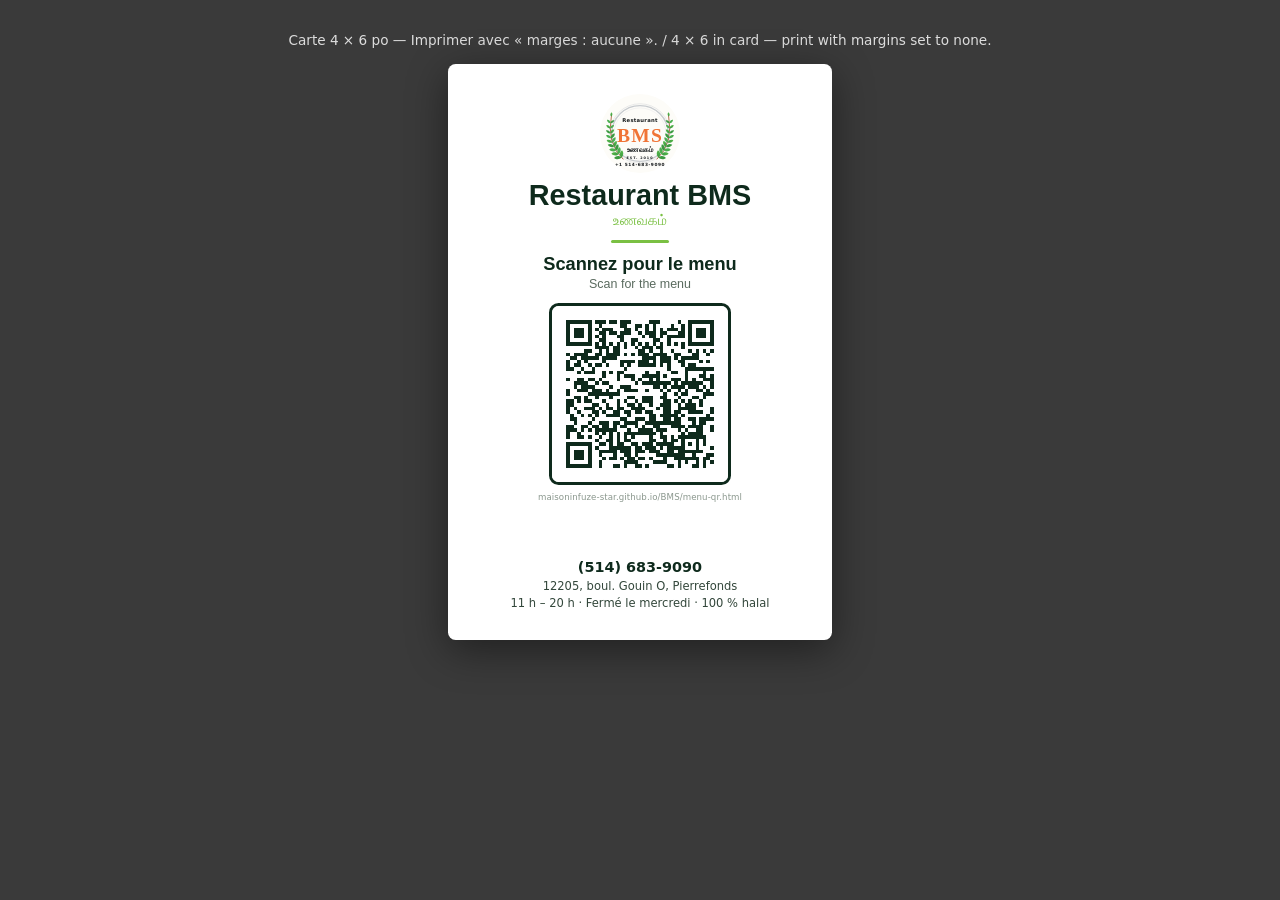
<file: qr-card.html>
<!DOCTYPE html>
<html lang="fr">
<head>
<meta charset="UTF-8">
<meta name="viewport" content="width=device-width, initial-scale=1.0">
<title>Carte QR · Restaurant BMS</title>
<meta name="robots" content="noindex">
<link rel="icon" type="image/svg+xml" href="img/logo.svg?v=51">
<link rel="preconnect" href="https://api.fontshare.com" crossorigin>
<link href="https://api.fontshare.com/v2/css?f[]=clash-display@600,700&f[]=satoshi@400,500,700&display=swap" rel="stylesheet">
<style>
  :root{ --ink:#0e2a1c; --brand:#7ac043; }
  *{margin:0;padding:0;box-sizing:border-box}
  body{background:#3a3a3a;font-family:'Satoshi',system-ui,sans-serif;color:var(--ink);
       display:flex;flex-direction:column;align-items:center;gap:1rem;padding:2rem 1rem}
  .hint{color:#ddd;font-size:.85rem;text-align:center}
  .card{width:4in;height:6in;background:#fff;border-radius:.08in;overflow:hidden;
        display:flex;flex-direction:column;align-items:center;text-align:center;
        padding:.3in .35in;box-shadow:0 10px 40px rgba(0,0,0,.45)}
  .card .rule{width:.6in;height:3px;background:var(--brand);border-radius:2px;margin:.11in 0}
  .card img.logo{width:.85in;height:.85in}
  .mark{font-family:'Clash Display',sans-serif;font-weight:700;font-size:.3in;line-height:1.05;margin-top:.06in}
  .tamil{color:var(--brand);font-size:.15in;margin-top:.02in}
  .scan{font-family:'Clash Display',sans-serif;font-weight:600;font-size:.19in;line-height:1.2}
  .scan small{display:block;font-family:'Satoshi',sans-serif;font-weight:500;font-size:.13in;color:#5a6b5f;margin-top:.02in}
  .qr{width:1.9in;height:1.9in;margin:.11in 0 .07in;border:3px solid var(--ink);border-radius:.1in}
  .url{font-size:.09in;color:#8a978d;letter-spacing:.01em}
  .foot{margin-top:auto;font-size:.12in;line-height:1.45;color:#33473b}
  .foot b{font-size:.15in;color:var(--ink)}
  @media print{
    body{background:#fff;padding:0;display:block}
    .hint{display:none}
    .card{box-shadow:none;border-radius:0;margin:0 auto}
    @page{size:4in 6in;margin:0}
  }
</style>
<script defer src="https://cdn.vercel-insights.com/v1/script.js"></script>
</head>
<body>
<p class="hint">Carte 4 × 6 po — Imprimer avec « marges : aucune ». / 4 × 6 in card — print with margins set to none.</p>
<div class="card">
  <img class="logo" src="img/logo.svg?v=51" alt="Restaurant BMS">
  <div class="mark">Restaurant BMS</div>
  <div class="tamil" lang="ta">உணவகம்</div>
  <div class="rule"></div>
  <p class="scan">Scannez pour le menu<small>Scan for the menu</small></p>
  <img class="qr" src="img/qr-menu.svg" alt="Code QR du menu">
  <p class="url">maisoninfuze-star.github.io/BMS/menu-qr.html</p>
  <p class="foot"><b>(514) 683-9090</b><br>12205, boul. Gouin O, Pierrefonds<br>11 h – 20 h · Fermé le mercredi · 100 % halal</p>
</div>
</body>
</html>
</file>
<file: styles.css>
/* ════════════════════════════════════════════════════════════════
   RESTAURANT BMS · Design system "Curry Leaf"
   ════════════════════════════════════════════════════════════════
   PALETTE (owner brief, 2026-08-02): main colour GREEN, secondary
   WHITE. Deep Sri Lankan green is the ground and dominant surface;
   warm white/cream is the secondary (text and the ghost button).
   Ground: deep forest green #0e2a1c, moody not black.
   Text:   warm cream (the white, softened so it never glares).
   Accent: fresh leaf green #7ac043, echoing the wreath in their
           logo. Used for lines, ticks, links, the closed-Wednesday
           mark, and the loud green blocks (CTAs, spice cell, finale).
           The only orange left on the site lives inside their real
           logo, untouched.
   Shape:  radius 0 everywhere. The knife made this site.
   Type:   Clash Display for display, Satoshi for body.
   ════════════════════════════════════════════════════════════════ */

:root {
  --ink: #0e2a1c;
  --moss: #123321;
  --moss-2: #163a27;
  --bone: #f1ede2;
  --bone-dim: #a0b2a3;
  --brand: #7ac043;
  --line: rgba(241, 237, 226, 0.14);

  /* Three voices, one rule: Clash Display is the brand speaking,
     Zodiak (ITF's editorial serif) is the food and the guests
     speaking (menu item names, review quotes), Satoshi is plain
     conversation. Never mixed inside one line. */
  --font-display: 'Clash Display', 'Avenir Next Condensed', sans-serif;
  --font-serif: 'Zodiak', 'Times New Roman', Georgia, serif;
  --font-body: 'Satoshi', system-ui, sans-serif;

  --text-hero: clamp(2.6rem, 7.2vw, 6rem);
  --text-h2: clamp(2rem, 4.6vw, 3.9rem);
  --text-h3: clamp(1.05rem, 1.6vw, 1.3rem);
  --text-body: clamp(1rem, 1.15vw, 1.125rem);

  --gutter: clamp(1.25rem, 5vw, 6rem);
  --section-y: clamp(5.5rem, 14vh, 11rem);

  --ease-chop: cubic-bezier(0.83, 0, 0.17, 1);
  --ease-soft: cubic-bezier(0.22, 1, 0.36, 1);
}

* { margin: 0; padding: 0; box-sizing: border-box; }

html { scroll-behavior: smooth; -webkit-text-size-adjust: 100%; }
@media (prefers-reduced-motion: reduce) { html { scroll-behavior: auto; } }

body {
  background: var(--ink);
  color: var(--bone);
  font-family: var(--font-body);
  font-size: var(--text-body);
  font-weight: 400;
  line-height: 1.65;
  -webkit-font-smoothing: antialiased;
  overflow-x: clip;
}

h1, h2, h3 {
  font-family: var(--font-display);
  font-weight: 600;
  line-height: 1.04;
  letter-spacing: -0.01em;
  text-wrap: balance;
}

p { text-wrap: pretty; }
img { max-width: 100%; display: block; }
a { color: inherit; }

::selection { background: var(--brand); color: var(--ink); }
:focus-visible { outline: 2px solid var(--brand); outline-offset: 3px; }

.skip {
  position: absolute; left: -999px; top: 0; z-index: 200;
  background: var(--brand); color: var(--ink);
  padding: 0.6rem 1rem; text-decoration: none; font-weight: 700;
}
.skip:focus { left: 0; }

.wrap { max-width: 1320px; margin: 0 auto; padding-inline: var(--gutter); }

/* ── Buttons ─────────────────────────────────────────────── */
.btn {
  display: inline-flex; align-items: center; justify-content: center;
  padding: 0.9rem 1.8rem;
  font-family: var(--font-body); font-weight: 700; font-size: 0.95rem;
  letter-spacing: 0.02em; text-decoration: none;
  border: 1px solid transparent;
  transition: transform 0.18s var(--ease-soft), background 0.18s, color 0.18s, border-color 0.18s;
  white-space: nowrap;
}
.btn:active { transform: translateY(1px) scale(0.99); }
.btn-solid { background: var(--brand); color: var(--ink); }
.btn-solid:hover { background: var(--bone); }
.btn-ghost { border-color: rgba(241, 235, 223, 0.4); color: var(--bone); }
.btn-ghost:hover { border-color: var(--bone); background: rgba(241, 235, 223, 0.07); }

/* ── Nav ─────────────────────────────────────────────────── */
.nav {
  position: fixed; inset: 0 0 auto 0; z-index: 100;
  display: flex; align-items: center; gap: 2.5rem;
  height: 72px; padding-inline: var(--gutter);
  transition: background 0.3s, border-color 0.3s, backdrop-filter 0.3s, translate 0.45s var(--ease-soft);
  border-bottom: 1px solid transparent;
}
/* Auto-hiding nav: gets out of the way going down, returns the
   instant you head back up (direction from Lenis). */
.nav.away { translate: 0 -105%; }
.nav.solid {
  background: rgba(9, 26, 17, 0.82);
  backdrop-filter: blur(14px);
  -webkit-backdrop-filter: blur(14px);
  border-bottom-color: var(--line);
}
.nav-brand { display: flex; align-items: center; gap: 0.7rem; text-decoration: none; margin-right: auto; }
.nav-logo { width: 40px; height: 40px; border-radius: 50%; }
.nav-sub { align-self: center; }
.nav-mark { font-family: var(--font-display); font-weight: 700; font-size: 1.55rem; letter-spacing: 0.02em; }
.nav-sub { font-size: 0.72rem; letter-spacing: 0.14em; text-transform: uppercase; color: var(--bone-dim); }
.nav-links { display: flex; gap: 2rem; }
.nav-links a {
  text-decoration: none; font-weight: 500; font-size: 0.95rem; color: var(--bone);
  opacity: 0.85; transition: opacity 0.15s;
}
.nav-links a:hover { opacity: 1; }
.nav-burger { display: none; }

.mobile-menu {
  position: fixed; inset: 0; z-index: 99;
  background: var(--ink);
  display: flex; align-items: center; justify-content: center;
}
.mobile-menu[hidden] { display: none; }
.mobile-menu nav { display: flex; flex-direction: column; gap: 2rem; text-align: center; }
.mobile-menu a {
  font-family: var(--font-display); font-size: 2rem; font-weight: 600;
  text-decoration: none;
}
.mobile-menu .btn { font-family: var(--font-body); font-size: 1rem; }

/* ── Hero ────────────────────────────────────────────────── */
.hero {
  position: relative; min-height: 100dvh;
  display: flex; align-items: flex-end;
  overflow: clip;
}
.hero-bg { position: absolute; inset: 0; }
.hero-bg img {
  width: 100%; height: 100%; object-fit: cover;
  object-position: 24% 50%;
  transform: translate(calc(var(--mx, 0) * 8px), calc(var(--my, 0) * 5px));
}
@media (prefers-reduced-motion: no-preference) {
  .hero-bg img { scale: 1.14; animation: kenburns 16s var(--ease-soft) forwards; }
  @keyframes kenburns {
    from { scale: 1.14; }
    to { scale: 1.04; }
  }
}
/* Art-directed hero: phones get a portrait crop framed on the trays,
   because the wide desktop crop magnifies to an unreadable slice on a
   narrow viewport. Gentler Ken Burns there too. */
.hero-bg picture { position: absolute; inset: 0; display: block; }
@media (max-width: 760px) {
  .hero-bg img { object-position: 50% 50%; }
}
@media (max-width: 760px) and (prefers-reduced-motion: no-preference) {
  .hero-bg img { scale: 1.06; animation: kenburns-m 18s var(--ease-soft) forwards; }
  @keyframes kenburns-m {
    from { scale: 1.06; }
    to { scale: 1.0; }
  }
}

.hero-scrim {
  position: absolute; inset: 0;
  background:
    linear-gradient(180deg, rgba(9, 26, 17,0.55) 0%, rgba(9, 26, 17,0.18) 40%, rgba(9, 26, 17,0.86) 88%),
    linear-gradient(100deg, rgba(9, 26, 17,0.62) 0%, rgba(9, 26, 17,0.05) 60%);
}

/* Steam: two blurred plumes drifting up. Decor only, cheap, fixed count. */
.steam { position: absolute; inset: 0; pointer-events: none; opacity: 0; }
@media (prefers-reduced-motion: no-preference) {
  .steam { opacity: 1; }
  .steam::before, .steam::after {
    content: ""; position: absolute; bottom: -20%;
    width: 34vw; height: 60vh; border-radius: 50%;
    background: radial-gradient(closest-side, rgba(241,235,223,0.09), transparent 70%);
    filter: blur(30px);
    animation: steam-rise 13s linear infinite;
  }
  .steam::before { left: 12%; }
  .steam::after { left: 52%; width: 26vw; animation-duration: 17s; animation-delay: -6s; }
  @keyframes steam-rise {
    0% { transform: translateY(12%) scaleX(1); opacity: 0; }
    25% { opacity: 1; }
    100% { transform: translateY(-95%) scaleX(1.5); opacity: 0; }
  }
}

.hero-inner {
  position: relative; z-index: 2;
  width: 100%; max-width: 1320px; margin: 0 auto;
  padding: 7rem var(--gutter) clamp(3.5rem, 9vh, 6.5rem);
}

.eyebrow {
  font-size: 0.78rem; font-weight: 500;
  letter-spacing: 0.22em; text-transform: uppercase;
  color: var(--brand);
  margin-bottom: 1.4rem;
}

.hero-title {
  font-size: var(--text-hero);
  max-width: 21ch;
  margin-bottom: 1.6rem;
}
.hero-title .tick { color: var(--brand); }

/* Chop reveal: JS splits each word into 3 clipped strips that slide
   in from alternating sides. Motivated motion: kothu IS chopped. */
.hero-title .w { display: inline-block; position: relative; }
.hero-title.is-chopping .w { opacity: 0; }
.hero-title.is-chopping .w.armed { opacity: 1; }
.w .slice { display: inline-block; }
.w .s2, .w .s3 { position: absolute; left: 0; top: 0; }
.w .s1 { clip-path: inset(-2% 0 63% 0); }
.w .s2 { clip-path: inset(37% 0 30% 0); }
.w .s3 { clip-path: inset(70% 0 -2% 0); }
.armed .s1 { animation: chop-l 0.42s var(--ease-chop) both; animation-delay: var(--wd); }
.armed .s2 { animation: chop-r 0.42s var(--ease-chop) both; animation-delay: calc(var(--wd) + 0.04s); }
.armed .s3 { animation: chop-l2 0.42s var(--ease-chop) both; animation-delay: calc(var(--wd) + 0.08s); }
@keyframes chop-l  { from { transform: translateX(-0.45em); opacity: 0; } to { transform: none; opacity: 1; } }
@keyframes chop-r  { from { transform: translateX(0.45em);  opacity: 0; } to { transform: none; opacity: 1; } }
@keyframes chop-l2 { from { transform: translateX(-0.25em); opacity: 0; } to { transform: none; opacity: 1; } }
.hero-title.chop-done .w .slice { clip-path: none; animation: none; }
.hero-title.chop-done .w .s2, .hero-title.chop-done .w .s3 { display: none; }

/* The blade: one thin turmeric line sweeps under the headline as the
   last word lands, then stays as a rule. */
.blade {
  width: min(38ch, 60%); height: 2px;
  background: var(--brand);
  transform-origin: left center;
  margin-bottom: 1.6rem;
}
@media (prefers-reduced-motion: no-preference) {
  .blade { transform: scaleX(0); animation: blade-sweep 0.7s var(--ease-chop) 0.95s forwards; }
  @keyframes blade-sweep { to { transform: scaleX(1); } }
}

.hero-sub {
  max-width: 44ch;
  font-size: clamp(1rem, 1.3vw, 1.2rem);
  color: rgba(241, 235, 223, 0.88);
  margin-bottom: 2.2rem;
}
.hero-ctas { display: flex; gap: 1rem; flex-wrap: wrap; }

/* Load-in for hero support copy */
.reveal-load { opacity: 0; }
@media (prefers-reduced-motion: no-preference) {
  .reveal-load { animation: rise-in 0.8s var(--ease-soft) var(--d, 0s) forwards; }
  @keyframes rise-in {
    from { opacity: 0; transform: translateY(18px); }
    to { opacity: 1; transform: none; }
  }
}
@media (prefers-reduced-motion: reduce) {
  .reveal-load { opacity: 1; }
}

.hero-sentinel { position: absolute; top: 82vh; height: 1px; width: 1px; }

/* Split hero on phones. The counter is a wide subject: behind a tall
   full-bleed viewport it magnifies into an unreadable slice, so here
   it becomes a band above the copy, and the copy sits on solid green
   where it is always legible. */
@media (max-width: 760px) {
  .hero { min-height: 0; display: block; }
  .hero-bg { position: relative; inset: auto; height: 40dvh; min-height: 260px; }
  /* Only darken enough for the nav to read at the top, then a short
     fade at the very bottom so the band meets the copy cleanly. */
  .hero-scrim {
    background: linear-gradient(180deg,
      rgba(9, 26, 17, 0.46) 0%,
      rgba(9, 26, 17, 0.05) 34%,
      rgba(9, 26, 17, 0.05) 74%,
      var(--ink) 100%);
  }
  .hero-inner { padding: 2rem var(--gutter) 3rem; }
}

/* ── Marquee (the only one on the page) ──────────────────── */
.marquee {
  border-block: 1px solid var(--line);
  overflow: clip;
  padding-block: 1.1rem;
  background: var(--moss);
  /* app.js skews this with scroll velocity via Lenis */
  transform: skewX(var(--skew, 0deg));
  will-change: transform;
}
.marquee-track {
  display: flex; align-items: center; gap: 2.4rem;
  width: max-content;
}
@media (prefers-reduced-motion: no-preference) {
  .marquee-track { animation: marquee 30s linear infinite; }
  @keyframes marquee { to { transform: translateX(-50%); } }
}
.marquee-track span {
  font-family: var(--font-display); font-weight: 500;
  font-size: 1.05rem; letter-spacing: 0.08em; text-transform: uppercase;
  color: var(--bone-dim); white-space: nowrap;
}
.marquee-track i {
  width: 7px; height: 7px; flex: none;
  background: var(--brand);
  transform: rotate(45deg);
}

/* ── Craft ───────────────────────────────────────────────── */
.craft { padding-block: var(--section-y); }
.craft h2 { font-size: var(--text-h2); margin-bottom: 1.6rem; }
.craft-lede { max-width: 58ch; color: var(--bone-dim); margin-bottom: clamp(3rem, 7vh, 5.5rem); }

.craft-row {
  list-style: none;
  display: grid; grid-template-columns: repeat(3, 1fr);
  gap: clamp(1rem, 1.8vw, 1.8rem);
}
.craft-row li { padding: clamp(1.6rem, 2.6vw, 2.4rem); }
.craft-row li::before {
  content: ""; display: block;
  width: 2.2rem; height: 2px; background: var(--brand);
  margin-bottom: 1.4rem;
}
.craft-word {
  display: block;
  font-family: var(--font-display); font-weight: 700;
  font-size: clamp(2.2rem, 3.6vw, 3.4rem);
  line-height: 1;
  color: var(--brand);
  margin-bottom: 1.1rem;
}
.craft-row h3 { font-size: var(--text-h3); margin-bottom: 0.5rem; }
.craft-row p { font-size: 0.98rem; color: var(--bone-dim); }

/* ── Menu bento ──────────────────────────────────────────── */
.menu { padding-block: 0 var(--section-y); }
.menu h2 { font-size: var(--text-h2); margin-bottom: 0.8rem; }
.menu-lede { color: var(--bone-dim); margin-bottom: clamp(2.5rem, 5vh, 4rem); }

.bento {
  display: grid;
  grid-template-columns: repeat(12, 1fr);
  grid-auto-rows: clamp(180px, 24vw, 330px);
  gap: clamp(0.8rem, 1.4vw, 1.4rem);
}
.cell { position: relative; overflow: clip; background: var(--moss-2); }
.cell img {
  width: 100%; height: 100%; object-fit: cover;
  transition: transform 0.8s var(--ease-soft);
}
@media (hover: hover) and (prefers-reduced-motion: no-preference) {
  .cell:hover img { transform: scale(1.05); }
}
.cell figcaption {
  position: absolute; inset: auto 0 0 0;
  padding: 2.4rem 1.4rem 1.2rem;
  background: linear-gradient(180deg, transparent, rgba(9, 26, 17, 0.88));
  display: flex; flex-direction: column; gap: 0.15rem;
}
.cell figcaption strong { font-family: var(--font-display); font-weight: 600; font-size: 1.25rem; }
.cell figcaption span { font-size: 0.88rem; color: var(--bone-dim); }
@media (hover: hover) and (prefers-reduced-motion: no-preference) {
  .cell figcaption strong, .cell figcaption span {
    translate: 0 6px;
    transition: translate 0.5s var(--ease-soft);
  }
  .cell figcaption span { opacity: 0.4; transition: translate 0.5s var(--ease-soft) 0.05s, opacity 0.5s var(--ease-soft) 0.05s; }
  .cell:hover figcaption strong, .cell:hover figcaption span { translate: 0 0; }
  .cell:hover figcaption span { opacity: 1; }
}

.cell-biryani { grid-column: span 5; grid-row: span 2; }
.cell-rolls   { grid-column: span 4; }
.cell-spice   { grid-column: span 3; }
.cell-chili   { grid-column: span 7; }

.cell-spice {
  background: var(--brand); color: var(--ink);
  display: flex; flex-direction: column; justify-content: space-between;
  padding: 1.4rem;
}
.spice-big { font-family: var(--font-display); font-weight: 700; font-size: clamp(1.6rem, 2.4vw, 2.3rem); line-height: 1.05; }
.spice-small { font-size: 0.9rem; font-weight: 500; max-width: 24ch; }

/* ── Veg band ────────────────────────────────────────────── */
.band { position: relative; min-height: 68vh; display: flex; align-items: flex-end; overflow: clip; }
.band img { position: absolute; inset: 0; width: 100%; height: 100%; object-fit: cover; }
.band-scrim {
  position: absolute; inset: 0;
  background: linear-gradient(180deg, rgba(9, 26, 17,0.65) 0%, rgba(9, 26, 17,0.1) 45%, rgba(9, 26, 17,0.82) 100%);
}
.band-copy { position: relative; z-index: 2; width: 100%; max-width: 1320px; margin: 0 auto; padding: var(--section-y) var(--gutter) clamp(3rem, 8vh, 5rem); }
.band-copy h2 { font-size: var(--text-h2); margin-bottom: 0.7rem; }
.band-copy p { color: rgba(241, 235, 223, 0.85); max-width: 40ch; }

/* ── Reels stage (pattern from Lala Masala) ─────────────────
   Tall section, sticky phone, scroll advances the active reel.
   The phone keeps its real-world radius: the sharp-corner rule
   governs interface, not objects. */
.reels-stage {
  position: relative;
  height: 280vh;
  background: var(--moss);
  border-block: 1px solid var(--line);
}
.reels-sticky {
  position: sticky; top: 0;
  height: 100dvh;
  display: flex; flex-direction: column;
  align-items: center; justify-content: center;
  gap: 1.6rem;
  overflow: clip;
}
.reels-word {
  position: absolute; top: 50%; left: 50%;
  translate: -50% -54%;
  font-family: var(--font-display); font-weight: 700;
  font-size: clamp(3.4rem, 13vw, 12rem);
  letter-spacing: -0.02em; white-space: nowrap;
  color: rgba(241, 235, 223, 0.06);
  pointer-events: none; user-select: none;
}
.phone {
  position: relative; z-index: 2;
  width: clamp(220px, 30vh, 280px);
  padding: 9px;
  background: #050705;
  border: 1px solid rgba(241, 235, 223, 0.16);
  border-radius: 2.6rem;
  box-shadow: 0 44px 110px -36px rgba(0, 0, 0, 0.85);
}
.phone-screen {
  position: relative;
  aspect-ratio: 9 / 16;
  border-radius: 2rem;
  overflow: clip;
  background: var(--ink);
}
.phone-screen video {
  position: absolute; inset: 0;
  width: 100%; height: 100%; object-fit: cover;
  opacity: 0; transition: opacity 0.45s var(--ease-soft);
}
.phone-screen video.on { opacity: 1; }
.reels-meta { position: relative; z-index: 2; text-align: center; max-width: 34ch; }
.reels-meta p { font-size: 0.95rem; color: var(--bone-dim); margin-bottom: 0.5rem; }

@media (max-width: 760px) {
  .reels-stage { height: 240vh; }
  .reels-word { font-size: clamp(2.6rem, 17vw, 5rem); }
}
@media (prefers-reduced-motion: reduce) {
  .reels-stage { height: auto; padding-block: var(--section-y); }
  .reels-sticky { position: static; height: auto; }
  .phone-screen video:first-child { opacity: 1; }
}

/* ── Menu editorial interlude (full-width food moment) ────── */
.menu-shot {
  position: relative; overflow: clip;
  margin: clamp(3rem, 7vh, 6rem) 0;
  border: 1px solid var(--line);
}
.menu-shot img {
  width: 100%; aspect-ratio: 16 / 9; object-fit: cover; display: block;
}
@media (hover: hover) and (prefers-reduced-motion: no-preference) {
  .menu-shot img { transition: scale 0.9s var(--ease-soft); }
  .menu-shot:hover img { scale: 1.04; }
}
.menu-shot figcaption {
  position: absolute; inset: auto 0 0 0;
  padding: clamp(1.2rem, 3vw, 2rem);
  font-family: var(--font-serif); font-style: italic;
  font-size: clamp(1.15rem, 2.4vw, 1.9rem); color: var(--bone);
  background: linear-gradient(180deg, transparent, rgba(9, 26, 17, 0.88));
}


/* ── Category photo in each menu section head ──────────────── */
.mc-shot {
  width: 100%; max-width: 340px;
  aspect-ratio: 1; object-fit: cover;
  margin-top: 1.7rem;
  border: 1px solid var(--line);
}
/* Multi-photo category galleries: a lead square, then a second shot
   below it - square in a pair grid when there are three, full-width
   wide crop when there are two. Categories with one photo keep the
   single .mc-shot untouched. */
.mc-shots {
  display: grid; grid-template-columns: 1fr 1fr;
  gap: 0.65rem;
  margin-top: 1.7rem;
  max-width: 340px;
}
.mc-shots .mc-shot { margin-top: 0; max-width: none; }
.mc-shots .mc-shot--lead { grid-column: 1 / -1; }
.mc-shots .mc-shot--wide { grid-column: 1 / -1; aspect-ratio: 16 / 10; }
@media (max-width: 900px) {
  .mc-shots { max-width: 260px; margin-top: 1.2rem; gap: 0.5rem; }
}

@media (hover: hover) and (prefers-reduced-motion: no-preference) {
  .mc-shot { transition: scale 0.7s var(--ease-soft), border-color 0.4s var(--ease-soft); }
  .menu-cat:hover .mc-shot { scale: 1.02; border-color: rgba(122, 192, 67, 0.35); }
}
@media (max-width: 900px) {
  .mc-shot { max-width: 260px; margin-top: 1.2rem; }
}


/* ── Catering tray feature (owner's own photo) ─────────────── */
.tray-shot {
  max-width: 780px; margin-inline: auto;
  border: 1px solid var(--line); overflow: clip;
}
.tray-shot img { width: 100%; aspect-ratio: 5 / 4; object-fit: cover; display: block; }
.tray-shot figcaption {
  padding: 1.1rem 1.3rem;
  font-family: var(--font-serif); font-style: italic;
  font-size: clamp(1rem, 2vw, 1.35rem); color: var(--bone-dim);
}
@media (hover: hover) and (prefers-reduced-motion: no-preference) {
  .tray-shot img { transition: scale 0.8s var(--ease-soft); }
  .tray-shot:hover img { scale: 1.03; }
}


/* ── Gallery · owner's kitchen films ────────────────────────── */
.gallery { padding-block: var(--section-y); border-top: 1px solid var(--line); }
.gallery h2 { font-size: var(--text-h2); margin-bottom: 0.8rem; }
.gal-grid {
  display: grid; grid-template-columns: repeat(2, minmax(0, 360px));
  justify-content: center;
  gap: clamp(1.2rem, 3vw, 2.5rem);
  margin-top: clamp(2.5rem, 6vh, 4rem);
}
.gal-item { padding: 0.9rem; }
.gal-item video {
  width: 100%; aspect-ratio: 9 / 16; object-fit: cover;
  display: block; background: var(--moss-2);
}
.gal-item figcaption { margin-top: 0.9rem; font-size: 0.9rem; color: var(--bone-dim); }
@media (max-width: 760px) {
  .gal-grid { grid-template-columns: minmax(0, 420px); }
}

/* ── Reviews ─────────────────────────────────────────────── */
.reviews { padding-block: var(--section-y); }
.rev-grid {
  display: grid;
  grid-template-columns: minmax(200px, 1fr) 2fr;
  gap: clamp(2.5rem, 6vw, 6rem);
  align-items: start;
}
.rev-num {
  display: block;
  font-family: var(--font-display); font-weight: 700;
  font-size: clamp(5rem, 11vw, 9.5rem); line-height: 0.9;
  color: var(--brand);
}
.rev-score p { margin-top: 1rem; color: var(--bone-dim); }
.rev-quotes { display: flex; flex-direction: column; gap: 2rem; }
.rev-quotes blockquote {
  border-left: 2px solid var(--brand);
  padding: clamp(1.5rem, 2.4vw, 2.2rem);
  max-width: 54ch;
}
.rev-quotes blockquote:nth-child(2) { margin-left: clamp(0rem, 6vw, 5rem); }
.rev-quotes blockquote:nth-child(3) { margin-left: clamp(0rem, 3vw, 2.5rem); }
.rev-big p { font-family: var(--font-serif); font-weight: 400; font-style: italic; font-size: clamp(1.6rem, 2.8vw, 2.5rem); line-height: 1.25; }
.rev-quotes p { font-family: var(--font-serif); font-size: 1.15rem; }
.rev-quotes cite {
  display: block; margin-top: 0.7rem;
  font-style: normal; font-size: 0.8rem; letter-spacing: 0.1em;
  text-transform: uppercase; color: var(--bone-dim);
}

/* ── Visit ───────────────────────────────────────────────── */
.visit { padding-block: 0 var(--section-y); }
.visit-grid {
  display: grid; grid-template-columns: 1.3fr 1fr;
  gap: clamp(3rem, 7vw, 7rem);
  border-top: 1px solid var(--line);
  padding-top: var(--section-y);
}
.visit h2 { font-size: var(--text-h2); margin-bottom: 1.6rem; }
.visit address { font-style: normal; color: var(--bone-dim); font-size: 1.1rem; margin-bottom: 1.8rem; }
.visit-phone {
  display: inline-block;
  font-family: var(--font-display); font-weight: 600;
  font-size: clamp(1.9rem, 4vw, 3.2rem);
  text-decoration: none; line-height: 1;
  margin-bottom: 1.8rem;
  border-bottom: 2px solid var(--brand);
  padding-bottom: 0.3rem;
}
.visit-tags { display: flex; gap: 0; margin-bottom: 2.4rem; }
.visit-tags span {
  font-size: 0.82rem; font-weight: 500; letter-spacing: 0.12em; text-transform: uppercase;
  color: var(--bone-dim);
  padding-inline: 1.2rem;
  border-left: 1px solid var(--line);
}
.visit-tags span:first-child { padding-left: 0; border-left: 0; }
.visit-ctas { display: flex; gap: 1rem; flex-wrap: wrap; }

.visit-hours { padding: clamp(1.6rem, 2.6vw, 2.4rem); align-self: start; }
.visit-hours h3 {
  font-size: 0.85rem; font-weight: 500; letter-spacing: 0.18em; text-transform: uppercase;
  color: var(--bone-dim); margin-bottom: 1.4rem;
}
.visit-hours dl div {
  display: flex; justify-content: space-between; gap: 1rem;
  padding-block: 0.75rem;
}
.visit-hours dl div + div { border-top: 1px solid var(--line); }
.visit-hours dt { font-weight: 500; }
.visit-hours dd { color: var(--bone-dim); }
.visit-hours .closed dt, .visit-hours .closed dd { color: var(--brand); font-weight: 700; }

/* ── Finale · the griddle glow (ported from Flocons) ────────
   The single large orange moment on the page. Everywhere else
   the accent stays small; here it carries the background, the
   way Flocons ends its storm on gold. */
.finale {
  position: relative; overflow: clip;
  background: var(--brand);
  color: var(--ink);
  text-align: center;
  padding-block: clamp(6rem, 16vh, 12rem);
}
.finale .steam { opacity: 0.5; }
.finale-inner { position: relative; z-index: 2; }
.finale h2 { font-size: var(--text-h2); margin-bottom: 1rem; }
.finale p { color: rgba(9, 26, 17, 0.72); max-width: 44ch; margin-inline: auto; font-weight: 500; }
.finale-cta { margin-top: 2.2rem; }
.btn-ink { background: var(--ink); color: var(--bone); }
.btn-ink:hover { background: var(--moss-2); }
.finale-note {
  margin-top: 2.6rem;
  font-size: 0.8rem; font-weight: 700;
  letter-spacing: 0.16em; text-transform: uppercase;
}

/* ── Lenis smooth scroll (self-hosted, MIT) ─────────────────
   The scroll feel every high-end site runs on. Recommended
   compat styles from lenis.dev. */
html.lenis, html.lenis body { height: auto; }
.lenis.lenis-smooth { scroll-behavior: auto !important; }
.lenis.lenis-smooth [data-lenis-prevent] { overscroll-behavior: contain; }
.lenis.lenis-stopped { overflow: hidden; }

/* ── Parallax · CSS scroll-driven, zero JS ──────────────────
   Images drift against the scroll while their frame clips
   them. Composited, no listeners; silently absent where
   unsupported. Hover zoom moved to the standalone `scale`
   property so the two effects compose instead of fighting. */
@media (prefers-reduced-motion: no-preference) {
  @supports (animation-timeline: view()) {
    .band img, .page-hero .ph-bg img {
      scale: 1.18;
      animation: plx linear both;
      animation-timeline: view();
      animation-range: entry exit;
    }
    .cell img {
      scale: 1.12;
      animation: plx-soft linear both;
      animation-timeline: view();
      animation-range: entry exit;
    }
    @keyframes plx { from { transform: translateY(-5.5%); } to { transform: translateY(5.5%); } }
    @keyframes plx-soft { from { transform: translateY(-3.5%); } to { transform: translateY(3.5%); } }
  }
}
@media (hover: hover) and (prefers-reduced-motion: no-preference) {
  .cell:hover img { scale: 1.2; }
  .cell img { transition: scale 0.8s var(--ease-soft); }
}

/* ── Masked line reveal (.rm) for display headlines ─────────
   The line rises out of its own baseline: the quiet luxury
   entrance. Pair with .reveal's IntersectionObserver hook. */
.rm { overflow: clip; }
.rm > span { display: block; }
@media (prefers-reduced-motion: no-preference) {
  .rm > span {
    translate: 0 115%;
    transition: translate 0.95s var(--ease-soft) var(--d, 0s);
  }
  .rm.in > span { translate: 0 0; }
}

/* ── Char-split headlines (motion.js upgrade of .rm) ────────
   Words become masks, characters rise inside them. The tiny
   padding/negative-margin pair protects descenders from the
   word mask's clip. */
.rm-split .sw {
  display: inline-block;
  overflow: clip;
  vertical-align: top;
  padding-bottom: 0.09em;
  margin-bottom: -0.09em;
}
.rm-split .sc { display: inline-block; will-change: transform; }

/* When motion.js takes over, the CSS versions of the effects it
   upgrades stand down. */
.gsap-motion .band img { animation: none; scale: none; }
.gsap-motion .cell img { animation: none; }
.gsap-motion .craft-row .card {
  transition: opacity 0.75s var(--ease-soft), border-color 0.4s var(--ease-soft), box-shadow 0.4s var(--ease-soft);
}

/* ── Image wipe reveal (.iw) for the bento ─────────────────── */
@media (prefers-reduced-motion: no-preference) {
  .iw {
    clip-path: inset(9% 7% 9% 7%);
    opacity: 0;
    transition: clip-path 1s var(--ease-soft) var(--d, 0s), opacity 0.7s var(--ease-soft) var(--d, 0s);
  }
  .iw.in { clip-path: inset(0 0 0 0); opacity: 1; }
}

/* ── Page hero (interior pages) ─────────────────────────────── */
.page-hero {
  position: relative; min-height: 62vh;
  display: flex; align-items: flex-end;
  overflow: clip;
}
.ph-bg { position: absolute; inset: 0; }
.ph-bg img, .ph-bg video {
  width: 100%; height: 100%; object-fit: cover;
}
.ph-video { position: absolute; inset: 0; }
@media (prefers-reduced-motion: reduce) {
  .ph-video { display: none; }
}
.ph-scrim {
  position: absolute; inset: 0;
  background: linear-gradient(180deg, rgba(9, 26, 17,0.6) 0%, rgba(9, 26, 17,0.25) 45%, rgba(9, 26, 17,0.92) 100%);
}
.ph-inner {
  position: relative; z-index: 2; width: 100%;
  padding-block: 6.5rem clamp(2.5rem, 7vh, 4.5rem);
}
.ph-inner h1 { font-size: clamp(2.6rem, 6.4vw, 5.2rem); margin-bottom: 0.9rem; }
.ph-inner .ph-lede { max-width: 52ch; color: rgba(241,235,223,0.85); }
.ph-tamil {
  display: block;
  font-size: clamp(1rem, 1.6vw, 1.3rem);
  color: var(--brand); font-weight: 500;
  margin-bottom: 0.9rem;
}

/* ── Menu page ──────────────────────────────────────────────── */
.menu-note { color: var(--bone-dim); max-width: 52ch; }
.menu-cat {
  display: grid; grid-template-columns: minmax(220px, 1fr) 2fr;
  gap: clamp(2rem, 5vw, 5rem);
  border-top: 1px solid var(--line);
  padding-block: clamp(3rem, 8vh, 5.5rem);
}
.menu-cat:first-of-type { border-top: 0; }
.mc-head h2 { font-size: clamp(1.8rem, 3.4vw, 2.9rem); margin-bottom: 0.4rem; }
.mc-tamil { color: var(--brand); font-size: 1.15rem; font-weight: 500; }
.mc-note { margin-top: 1rem; font-size: 0.92rem; color: var(--bone-dim); max-width: 26ch; }
.mi-grid {
  display: grid; grid-template-columns: 1fr 1fr;
  gap: 1.9rem clamp(1.5rem, 3vw, 3rem);
  align-content: start;
}
.mi-name {
  font-family: var(--font-serif); font-weight: 500;
  font-size: 1.35rem; line-height: 1.15;
  letter-spacing: 0.005em;
  display: inline-block; position: relative;
}
.mi-name::after {
  content: ""; position: absolute; left: 0; bottom: -3px;
  width: 100%; height: 1.5px; background: var(--brand);
  transform: scaleX(0); transform-origin: left center;
  transition: transform 0.4s var(--ease-soft);
}
.mi:hover .mi-name::after { transform: scaleX(1); }
.mi p { font-size: 0.92rem; color: var(--bone-dim); margin-top: 0.35rem; }
/* Name on the left, price on the right, baseline-aligned. */
.mi-top { display: flex; align-items: baseline; justify-content: space-between; gap: 1rem; }
.mi-price {
  flex: none;
  font-family: var(--font-body); font-weight: 700; font-size: 1rem;
  color: var(--brand); white-space: nowrap; letter-spacing: 0.01em;
}
.mi { padding: 0.9rem 1rem; margin: -0.9rem -1rem; transition: background 0.35s var(--ease-soft); }
@media (hover: hover) { .mi:hover { background: rgba(241, 235, 223, 0.045); } }
.mi-tag {
  margin-left: 0.5rem; vertical-align: 2px;
  font-family: var(--font-body); font-size: 0.6rem; font-weight: 700;
  letter-spacing: 0.14em; text-transform: uppercase;
  color: var(--brand);
}

/* ── Catering page ──────────────────────────────────────────── */
.occasions { display: flex; flex-wrap: wrap; margin-top: 1.6rem; }
.occasions span {
  font-size: 0.8rem; font-weight: 500; letter-spacing: 0.12em; text-transform: uppercase;
  color: rgba(241,235,223,0.9);
  padding-inline: 1.1rem;
  border-left: 1px solid rgba(241,235,223,0.28);
}
.occasions span:first-child { padding-left: 0; border-left: 0; }

.stations {
  display: grid; grid-template-columns: 1fr 1fr;
  gap: clamp(0.9rem, 1.4vw, 1.4rem);
}
.station {
  padding: 0; overflow: clip;
  display: flex; flex-direction: column;
}
.station img {
  width: 100%; aspect-ratio: 16 / 10; object-fit: cover;
  display: block;
}
.station-body {
  padding: clamp(1.5rem, 2.6vw, 2.3rem);
  display: flex; flex-direction: column; gap: 0.6rem;
}
@media (hover: hover) and (prefers-reduced-motion: no-preference) {
  .station img { transition: scale 0.8s var(--ease-soft); }
  .station:hover img { scale: 1.05; }
}
@media (hover: hover) and (prefers-reduced-motion: no-preference) {
  .station { transition: translate 0.45s var(--ease-soft), box-shadow 0.45s var(--ease-soft); }
  .station:hover { translate: 0 -6px; box-shadow: 0 30px 60px -30px rgba(0, 0, 0, 0.65); }
}
.station h3 { font-size: clamp(1.4rem, 2.2vw, 2rem); }
.station p { font-size: 0.98rem; }
/* Appam card is the loud green block; boosted specificity so it wins
   over the .card gradient, dark text for contrast on bright green. */
.stations .station-appam { background: var(--brand); }
.stations .station-appam .station-body { color: var(--ink); }
.stations .station-appam .station-body p { color: rgba(9, 26, 17, 0.82); }
.stations .station-dessert { background: var(--moss-2); }
.stations .station-dessert .station-body p { color: var(--bone-dim); }

.reel-grid {
  display: grid; grid-template-columns: repeat(2, minmax(0, 340px));
  justify-content: center;
  gap: clamp(1.2rem, 3vw, 2.5rem);
}
.reel-card { position: relative; padding: 0.9rem; }
.reel-card video {
  width: 100%; aspect-ratio: 9 / 16; object-fit: cover;
  display: block; background: var(--moss-2);
}
.reel-card figcaption {
  margin-top: 0.9rem; font-size: 0.9rem; color: var(--bone-dim);
}

.steps { display: grid; grid-template-columns: repeat(3, 1fr); gap: clamp(1.5rem, 3vw, 3.5rem); }
.steps li { border-top: 1px solid var(--line); padding-top: 1.5rem; list-style: none; }
.steps h3 { font-size: clamp(1.5rem, 2.4vw, 2.1rem); color: var(--brand); margin-bottom: 0.5rem; }
.steps p { font-size: 0.95rem; color: var(--bone-dim); }

/* Quieter interior CTA band (Flocons: the golden finale stays
   unique to the homepage). */
.cta-quiet {
  border-top: 1px solid var(--line);
  background: var(--moss);
  text-align: center;
  padding-block: clamp(5rem, 12vh, 8.5rem);
}
.cta-quiet h2 { font-size: var(--text-h2); margin-bottom: 1rem; }
.cta-quiet p { color: var(--bone-dim); max-width: 46ch; margin-inline: auto; }
.cta-quiet .btn { margin-top: 2rem; }
.cta-sub { margin-top: 1.6rem; font-size: 0.92rem; }
.cta-sub a { color: var(--brand); text-decoration: none; border-bottom: 1px solid rgba(122, 192, 67,0.4); }
.cta-sub a:hover { border-bottom-color: var(--brand); }

.nav-links a.active { opacity: 1; color: var(--brand); }

.lede-link { color: var(--brand); text-decoration: none; border-bottom: 1px solid rgba(122, 192, 67,0.4); }
.lede-link:hover { border-bottom-color: var(--brand); }

/* ── Footer socials ──────────────────────────────────────── */
.foot-social { display: flex; gap: 0.8rem; margin-top: 1.4rem; }
.foot-social a {
  width: 42px; height: 42px;
  display: grid; place-items: center;
  border: 1px solid var(--line); color: var(--bone-dim);
  transition: border-color 0.3s var(--ease-soft), color 0.3s var(--ease-soft), translate 0.3s var(--ease-soft);
}
.foot-social a:hover { border-color: var(--brand); color: var(--brand); translate: 0 -2px; }
.foot-social svg { width: 20px; height: 20px; }

.foot-links { display: flex; gap: 1.6rem; margin-top: 0.4rem; }
.foot-links a { font-size: 0.9rem; color: var(--bone-dim); text-decoration: none; }
.foot-links a:hover { color: var(--bone); }

@media (max-width: 900px) {
  .menu-cat { grid-template-columns: 1fr; gap: 1.8rem; }
  .mi-grid { grid-template-columns: 1fr; gap: 1.5rem; }
  .stations { grid-template-columns: 1fr; }
  .reel-grid { grid-template-columns: minmax(0, 420px); }
  .steps { grid-template-columns: 1fr; gap: 1.8rem; }
}

/* ── Page wipe transitions between pages ────────────────────
   Departure: an ink panel rises over the page before the URL
   changes. Arrival: html.wipe-in ships a cover in first paint
   (set pre-paint in the head script) that app.js lifts away. */
.wipe {
  position: fixed; inset: 0; z-index: 190;
  background: var(--ink);
  translate: 0 103%;
  pointer-events: none;
}
.wipe.act { translate: 0 0; transition: translate 0.5s var(--ease-chop); }
html.wipe-in body::before {
  content: ""; position: fixed; inset: 0; z-index: 190;
  background: var(--ink);
  pointer-events: none;
}
html.wipe-in.wipe-out body::before {
  animation: wipe-leave 0.6s var(--ease-chop) forwards;
}
@keyframes wipe-leave { to { translate: 0 -103%; } }

/* ── Footer ──────────────────────────────────────────────── */
.footer {
  border-top: 1px solid var(--line); padding-block: 3rem; background: var(--moss);
  position: relative; overflow: clip;
}
.foot-water {
  position: absolute; right: -2%; bottom: -0.28em;
  font-family: var(--font-display); font-weight: 700;
  font-size: clamp(5rem, 15vw, 12rem); line-height: 1;
  color: transparent;
  -webkit-text-stroke: 1px rgba(241, 235, 223, 0.08);
  pointer-events: none; user-select: none; white-space: nowrap;
}
@media (prefers-reduced-motion: no-preference) {
  @supports (animation-timeline: view()) {
    .foot-water {
      animation: water-drift linear both;
      animation-timeline: view();
      animation-range: entry 0% cover 100%;
    }
    @keyframes water-drift { from { translate: 6% 0; } to { translate: -3% 0; } }
  }
}
.foot-grid { display: grid; gap: 0.8rem; }
.foot-mark { font-family: var(--font-display); font-weight: 700; font-size: 1.6rem; }
.footer p { color: var(--bone-dim); font-size: 0.95rem; }
.footer a { color: var(--bone); text-decoration: none; }
.foot-note { font-size: 0.82rem; }

/* ── Scroll reveals ──────────────────────────────────────
   Uses the standalone `translate` property so it composes with
   the card system's hover lift and pointer tilt (which own
   `transform`) instead of fighting them. */
.reveal { opacity: 0; }
@media (prefers-reduced-motion: no-preference) {
  .reveal { translate: 0 26px; transition: opacity 0.75s var(--ease-soft) var(--d, 0s), translate 0.75s var(--ease-soft) var(--d, 0s); }
  .reveal.in { opacity: 1; translate: 0 0; }
}
@media (prefers-reduced-motion: reduce) {
  .reveal { opacity: 1; }
}

/* ── Card system · "high end cards" ─────────────────────────
   One card language for the whole site: moss gradient, hairline
   border, sharp corners (the knife rule), hover lift with a
   tinted shadow, and a 3-degree pointer tilt set by app.js via
   --rx/--ry on fine pointers. */
.card {
  background: linear-gradient(150deg, #1c4a30, #0f2a1d);
  border: 1px solid rgba(241, 235, 223, 0.09);
  transform: perspective(900px) rotateX(var(--rx, 0deg)) rotateY(var(--ry, 0deg));
  transform-style: preserve-3d;
}
/* Depth layers: content floats above the card plane, so the
   pointer tilt reads as real thickness. */
.craft-row .craft-word { transform: translateZ(28px); }
.craft-row h3 { transform: translateZ(18px); }
.craft-row p { transform: translateZ(10px); }
.rev-quotes blockquote p { transform: translateZ(20px); }
.rev-quotes cite { transform: translateZ(10px); }
@media (hover: hover) and (prefers-reduced-motion: no-preference) {
  .card {
    transition:
      opacity 0.75s var(--ease-soft) var(--d, 0s),
      translate 0.75s var(--ease-soft) var(--d, 0s),
      border-color 0.4s var(--ease-soft),
      box-shadow 0.4s var(--ease-soft),
      transform 0.18s ease-out;
  }
  .card:hover {
    translate: 0 -6px;
    border-color: rgba(122, 192, 67, 0.4);
    box-shadow: 0 30px 60px -30px rgba(0, 0, 0, 0.65);
  }
}

/* ── Hero exit parallax: the hero sinks and dims as the page
      takes over. CSS scroll-driven, zero JS. ────────────────── */
@media (prefers-reduced-motion: no-preference) {
  @supports (animation-timeline: view()) {
    .hero-inner {
      animation: hero-exit linear both;
      animation-timeline: view();
      animation-range: exit 5% exit 95%;
    }
    @keyframes hero-exit {
      to { translate: 0 -70px; opacity: 0.08; }
    }
  }
}

/* ── Review cards drift at different speeds while scrolling ── */
@media (prefers-reduced-motion: no-preference) {
  @supports (animation-timeline: view()) {
    .rev-quotes blockquote {
      animation: rev-drift linear both;
      animation-timeline: view();
      animation-range: entry 0% exit 100%;
    }
    .rev-quotes blockquote:nth-child(2) { --amp: 2.4rem; }
    .rev-quotes blockquote:nth-child(1) { --amp: 1.2rem; }
    .rev-quotes blockquote:nth-child(3) { --amp: 3.6rem; }
    @keyframes rev-drift {
      from { translate: 0 var(--amp, 2rem); }
      to { translate: 0 calc(var(--amp, 2rem) * -1); }
    }
  }
}

/* ── Mobile ──────────────────────────────────────────────── */
@media (max-width: 900px) {
  .bento { grid-template-columns: repeat(6, 1fr); grid-auto-rows: clamp(170px, 34vw, 260px); grid-auto-flow: dense; }
  .cell-biryani { grid-column: span 6; grid-row: span 2; }
  .cell-rolls   { grid-column: span 3; }
  .cell-chili   { grid-column: span 3; }
  .cell-spice   { grid-column: span 6; grid-row: auto; min-height: 0; }
  .spice-big { font-size: 1.9rem; }
  .cell-spice { gap: 0.8rem; }

  .rev-grid { grid-template-columns: 1fr; gap: 2.5rem; }
  .visit-grid { grid-template-columns: 1fr; gap: 3rem; }
}

/* ── Opening splash: the plate is set ────────────────────────
   Ported lessons: overlay ships in the HTML so it owns the very
   first paint (Naseeb), pre-paint skip + failsafe (Meggie Perle).
   Pure CSS timeline; app.js only cleans up after. */
.splash {
  position: fixed; inset: 0; z-index: 200;
  display: grid; place-items: center;
  background: var(--ink);
}
html:not(.intro-skip) body:has(.splash:not(.done)) { overflow: hidden; }
.intro-skip .splash { display: none; }

/* Hold the hero's own choreography until the splash lifts, so the
   chop reveal is never wasted behind the overlay. */
html:not(.intro-skip) body:has(.splash:not(.done)) :is(.reveal-load, .blade, .hero-bg img) {
  animation-play-state: paused;
}

.splash-badge { width: min(46vh, 72vw, 380px); }
.splash-badge svg { width: 100%; height: auto; display: block; }

@media (prefers-reduced-motion: no-preference) {
  .splash { animation: splash-leave 0.75s cubic-bezier(0.7, 0, 0.3, 1) 2.75s forwards; }
  .splash.hold { animation: none; } /* #introhold: freeze for review */
  @keyframes splash-leave { to { translate: 0 -101%; } }

  .splash-badge { animation: badge-settle 2.75s var(--ease-soft) both; }
  @keyframes badge-settle {
    from { scale: 0.94; }
    60% { scale: 1; }
    to { scale: 1; }
  }

  /* 1 · plate rings draw themselves */
  .splash #plate circle {
    stroke-dasharray: 1; stroke-dashoffset: 1;
    animation: ring-draw 0.9s var(--ease-soft) forwards;
  }
  .splash #ring2 { animation-delay: 0.12s; }
  .splash #ring3 { animation-delay: 0.22s; }
  @keyframes ring-draw { to { stroke-dashoffset: 0; } }

  /* 2 · stems sweep up, leaves pop outward in sequence */
  .splash .stem {
    stroke-dasharray: 1; stroke-dashoffset: 1;
    animation: ring-draw 0.7s var(--ease-soft) 0.45s forwards;
  }
  .splash .leaf-g {
    scale: 0; transform-box: fill-box; transform-origin: left center;
    animation: leaf-pop 0.34s var(--ease-soft) both;
    animation-delay: calc(0.62s + var(--i) * 0.055s);
  }
  @keyframes leaf-pop { to { scale: 1; } }

  /* 3 · the name chops in */
  .splash #txtBMS {
    opacity: 0; transform-box: fill-box; transform-origin: center;
    animation: bms-chop 0.4s var(--ease-chop) 1.55s both;
  }
  @keyframes bms-chop {
    from { opacity: 0; translate: 0 0.22em; scale: 1 0.55; }
    to { opacity: 1; translate: 0 0; scale: 1 1; }
  }
  .splash #txtRestaurant, .splash #txtTamil, .splash #txtEst, .splash #txtPhone {
    opacity: 0;
    animation: rise-in 0.45s var(--ease-soft) both;
  }
  .splash #txtRestaurant { animation-delay: 1.85s; }
  .splash #txtTamil { animation-delay: 1.95s; }
  .splash #txtEst { animation-delay: 2.08s; }
  .splash #txtPhone { animation-delay: 2.18s; }
}
@media (prefers-reduced-motion: reduce) {
  .splash { display: none; }
}

/* ── Scroll progress hairline (Naseeb + Meggie signature) ───── */
.scroll-progress { display: none; }
@supports (animation-timeline: scroll()) {
  .scroll-progress {
    display: block; position: fixed; top: 0; left: 0; z-index: 140;
    width: 100%; height: 2px;
    background: var(--brand);
    transform-origin: left center; scale: 0 1;
    animation: progress-grow linear forwards;
    animation-timeline: scroll();
    pointer-events: none;
  }
  @keyframes progress-grow { to { scale: 1 1; } }
}

/* ── Hero video (fal.ai cinemagraph over the still) ─────────── */
.hero-video {
  position: absolute; inset: 0;
  width: 100%; height: 100%; object-fit: cover;
  opacity: 0; transition: opacity 1.2s var(--ease-soft);
  transform: translate(calc(var(--mx, 0) * 8px), calc(var(--my, 0) * 5px));
  scale: 1.06;
}
.hero.video-on .hero-video { opacity: 1; }
.hero.video-on .hero-bg img { animation: none; }
.hero-video[hidden] { display: none; }

/* ── Mobile action bar (ported from Naseeb Kabab) ───────────── */
.action-bar {
  position: fixed; inset: auto 0 0 0; z-index: 96;
  display: none;
  grid-template-columns: 1fr 1fr 1fr;
  background: rgba(9, 26, 17, 0.94);
  backdrop-filter: blur(14px);
  -webkit-backdrop-filter: blur(14px);
  border-top: 1px solid var(--line);
  padding-bottom: env(safe-area-inset-bottom);
  translate: 0 102%;
  transition: translate 0.5s var(--ease-soft);
}
.action-bar.show { translate: 0 0; }
.action-bar a {
  display: flex; flex-direction: column; align-items: center; justify-content: center;
  gap: 0.3rem; min-height: 3.5rem;
  font-size: 0.62rem; font-weight: 700; letter-spacing: 0.14em; text-transform: uppercase;
  text-decoration: none; color: var(--bone);
}
.action-bar a + a { border-left: 1px solid var(--line); }
.action-bar .ab-accent { background: var(--brand); color: var(--ink); }
.action-bar svg { width: 1.1rem; height: 1.1rem; }

@media (max-width: 760px) {
  .action-bar { display: grid; }
}

@media (max-width: 1080px) {
  .nav { gap: 1.6rem; }
  .nav-links { gap: 1.3rem; }
  .nav-sub { display: none; }
}

@media (max-width: 760px) {
  .nav { gap: 1rem; height: 64px; }
  .nav-links, .nav-cta { display: none; }
  .nav-logo { width: 34px; height: 34px; }
  .footer { padding-bottom: 6.5rem; }
  .nav-burger {
    display: flex; flex-direction: column; gap: 7px;
    background: none; border: 0; padding: 0.5rem; cursor: pointer;
  }
  .nav-burger span { width: 26px; height: 2px; background: var(--bone); transition: transform 0.25s var(--ease-soft); }
  .nav-burger[aria-expanded="true"] span:first-child { transform: translateY(4.5px) rotate(45deg); }
  .nav-burger[aria-expanded="true"] span:last-child { transform: translateY(-4.5px) rotate(-45deg); }

  .craft-row { grid-template-columns: 1fr; gap: 2.2rem; }
  .hero-inner { padding-bottom: 3rem; }
  .band { min-height: 55vh; }
}

/* ── The emblem, built a second time in the finale ──────────────
   The opening splash runs once per session, so from the second visit
   onwards nobody ever sees the mark assemble. This repeats the build
   where the page closes: the plate is laid, the curry-leaf wreath
   grows, then the name lands. Driven by .in, which the existing
   reveal observer already adds. */

.finale-badge {
  width: min(210px, 46vw);
  margin: 0 auto clamp(1.75rem, 4vw, 2.75rem);
}
.finale-badge__svg { width: 100%; height: auto; display: block; }

@media (prefers-reduced-motion: no-preference) {
  /* Start state only while JS can undo it — if the observer never runs,
     `.in` is absent but so is the hidden state, because these rules only
     hide what they also animate back. */
  .finale-badge[data-badge] #f-plate circle { stroke-dashoffset: 1; }
  .finale-badge[data-badge] .stem { stroke-dashoffset: 1; }
  .finale-badge[data-badge] .leaf-g { opacity: 0; transform: scale(0.4); transform-origin: center; transform-box: fill-box; }
  .finale-badge[data-badge] :is(#f-txtRestaurant, #f-txtBMS, #f-txtTamil, #f-txtEst, #f-txtPhone) { opacity: 0; }

  .finale-badge.in #f-plate circle {
    animation: badge-ring 0.85s var(--ease-soft, cubic-bezier(0.22,1,0.36,1)) both;
  }
  .finale-badge.in #f-ring2 { animation-delay: 0.1s; }
  .finale-badge.in #f-ring3 { animation-delay: 0.2s; }

  .finale-badge.in .stem {
    animation: badge-ring 0.7s var(--ease-soft, cubic-bezier(0.22,1,0.36,1)) 0.5s both;
  }
  .finale-badge.in .leaf-g {
    animation: badge-leaf 0.42s cubic-bezier(0.34, 1.4, 0.5, 1) both;
    animation-delay: calc(0.72s + var(--i, 0) * 0.045s);
  }
  .finale-badge.in #f-txtBMS        { animation: badge-word 0.5s ease-out 1.42s both; }
  .finale-badge.in #f-txtRestaurant { animation: badge-word 0.5s ease-out 1.56s both; }
  .finale-badge.in #f-txtTamil      { animation: badge-word 0.5s ease-out 1.64s both; }
  .finale-badge.in #f-txtEst        { animation: badge-word 0.5s ease-out 1.76s both; }
  .finale-badge.in #f-txtPhone      { animation: badge-word 0.5s ease-out 1.86s both; }

  @keyframes badge-ring { from { stroke-dashoffset: 1; } to { stroke-dashoffset: 0; } }
  @keyframes badge-leaf { from { opacity: 0; transform: scale(0.4); } to { opacity: 1; transform: scale(1); } }
  @keyframes badge-word { from { opacity: 0; transform: translateY(6px); } to { opacity: 1; transform: none; } }
}

@media (max-width: 760px) { .finale-badge { width: min(160px, 42vw); } }
</file>
